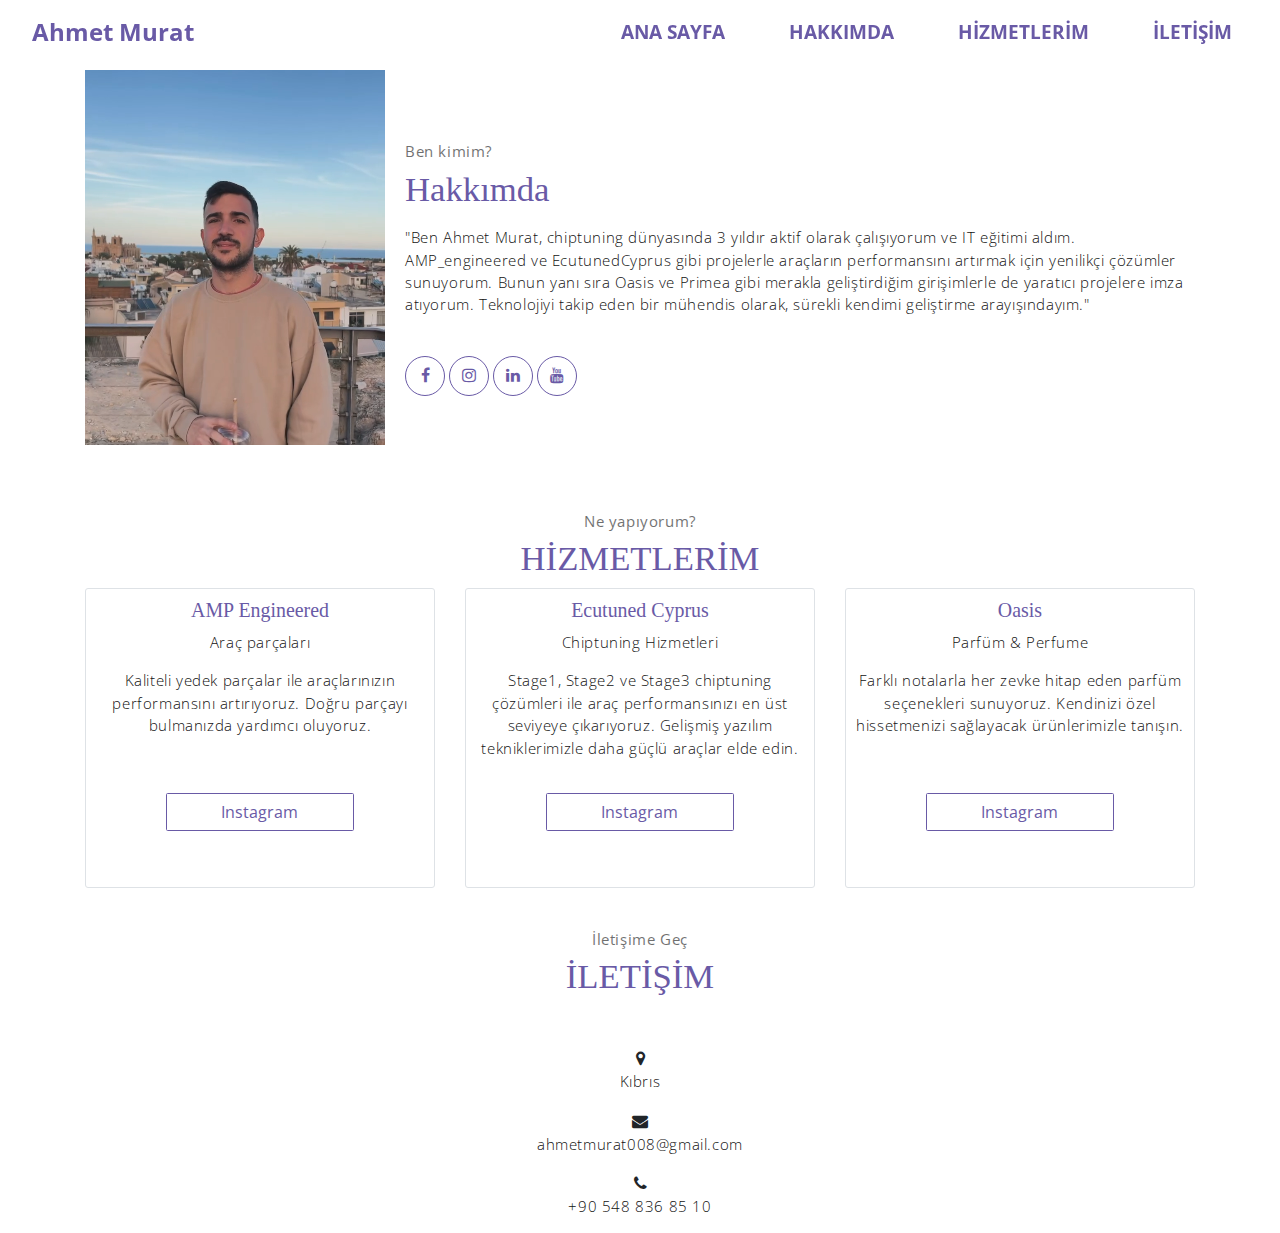
<file: index.html>
<!DOCTYPE html>
<html lang="tr">
  <head>
    <meta charset="utf-8" />
    <meta name="viewport" content="width=device-width, initial-scale=1, shrink-to-fit=no" />
    <meta name="description" content="amp." />
    <meta name="author" content="Ahmet Murat" />
    <title>AMP</title>
    <!-- font icons -->
    <link rel="stylesheet" href="https://cdnjs.cloudflare.com/ajax/libs/font-awesome/4.7.0/css/font-awesome.min.css" />
    <link href="https://unpkg.com/boxicons@2.1.4/css/boxicons.min.css" rel="stylesheet" />
    <!-- Bootstrap + Meyawo main styles -->
    <link rel="stylesheet" href="meyawo.css" />
  </head>
  <body data-spy="scroll" data-target=".navbar" data-offset="40" id="home">
    <!-- Sayfa Navigasyonu -->
    <header class="header1">
      <a href="#" class="logo1">Ahmet Murat</a>
      <i class="bx bx-menu" id="menu-icon"></i>
      <nav class="navbar">
        <a href="#home" class="active">ANA SAYFA</a>
        <a href="#about">HAKKIMDA</a>
        <a href="#service">HİZMETLERİM</a>
        <a href="#contact">İLETİŞİM</a>
      </nav>
    </header>
    <!-- Sayfa Navigasyonu Sonu -->

    <!-- Sayfa Başlığı -->
    <!-- <header id="home" class="header">
      <div class="overlay"></div>
      <div class="header-content container">
        <h1 class="header-title">
          <span class="up">Ahmet Murat</span>
        </h1>
        <p class="header-subtitle"></p>
      </div>
    </header> -->
    <!-- Sayfa Başlığı Sonu -->

    <!-- Hakkımda Bölümü -->
    <section class="section pt-20 mb-1" id="about" style="padding-top: 70px !important;">
      <div class="container text-center">
        <div class="about">
          <div class="about-img-holder">
            <video src="imgs/ahmet.mp4" class="about-img" autoplay loop muted></video>
          </div>
          <div class="about-caption">
            <p class="section-subtitle">Ben kimim?</p>
            <h2 class="section-title mb-3">Hakkımda</h2>
            <p>
              "Ben Ahmet Murat, chiptuning dünyasında 3 yıldır aktif olarak çalışıyorum ve IT eğitimi aldım. AMP_engineered ve EcutunedCyprus gibi projelerle araçların performansını artırmak için yenilikçi çözümler sunuyorum. Bunun yanı sıra Oasis ve Primea gibi merakla geliştirdiğim girişimlerle de yaratıcı projelere imza atıyorum. Teknolojiyi takip eden bir mühendis olarak, sürekli kendimi geliştirme arayışındayım."
            </p>
            <div>
              <a href="https://www.facebook.com/kullanicbiri" class="btn-rounded btn btn-outline-primary mt-4" target="_blank"><i class="fa fa-facebook"></i></a>
              <a href="https://www.instagram.com/ahmefmurat/" class="btn-rounded btn btn-outline-primary mt-4" target="_blank"><i class="fa fa-instagram"></i></a>
              <a href="https://www.linkedin.com/in/ahmet-murat-9b62ba1a2/?trk=public_profile_samename-profile&originalSubdomain=cy" class="btn-rounded btn btn-outline-primary mt-4" target="_blank"><i class="fa fa-linkedin"></i></a>
              <a href="https://www.youtube.com/@Ahmet_murat" class="btn-rounded btn btn-outline-primary mt-4" target="_blank"><i class="fa fa-youtube"></i></a>
            </div>
          </div>
        </div>
      </div>
    </section>
    <!-- Hakkımda Bölümü Sonu -->

    <!-- Hizmetlerim Bölümü -->
    <section class="section" id="service">
      <div class="container text-center">
        <p class="section-subtitle">Ne yapıyorum?</p>
        <h6 class="section-title mb-2">HİZMETLERİM</h6>
        <div class="row">
          <div class="col-md-6 col-lg-4">
            <div class="service-card">
              <div class="body">
                <h6 class="title">AMP Engineered</h6>
                <p class="subtitle">Araç parçaları</p>
                <p>Kaliteli yedek parçalar ile araçlarınızın performansını artırıyoruz. Doğru parçayı bulmanızda yardımcı oluyoruz.</p>
                <a href="https://www.instagram.com/amp_engineered/" class="btn btn-outline-primary link" target="_blank">Instagram</a>
              </div>
            </div>
          </div>
          <div class="col-md-6 col-lg-4">
            <div class="service-card">
              <div class="body">
                <h6 class="title">Ecutuned Cyprus</h6>
                <p class="subtitle">Chiptuning Hizmetleri</p>
                <p>Stage1, Stage2 ve Stage3 chiptuning çözümleri ile araç performansınızı en üst seviyeye çıkarıyoruz. Gelişmiş yazılım tekniklerimizle daha güçlü araçlar elde edin.</p>
                <a href="https://www.instagram.com/ecutunedcyprus/" class="btn btn-outline-primary link" target="_blank">Instagram</a>
              </div>
            </div>
          </div>
          <div class="col-md-6 col-lg-4">
            <div class="service-card">
              <div class="body">
                <h6 class="title">Oasis</h6>
                <p class="subtitle">Parfüm & Perfume</p>
                <p>Farklı notalarla her zevke hitap eden parfüm seçenekleri sunuyoruz. Kendinizi özel hissetmenizi sağlayacak ürünlerimizle tanışın.</p>
                <a href="https://www.instagram.com/oasiscyprus/" class="btn btn-outline-primary link" target="_blank">Instagram</a>
              </div>
            </div>
          </div>
         </div>
      </div>
    </section>
    <!-- Hizmetlerim Bölümü Sonu -->

    <!-- İletişim Bölümü -->
    <section id="contact" class="section pb-0">
      <div class="container text-center">
        <p class="section-subtitle">İletişime Geç</p>
        <h6 class="section-title mb-5">İLETİŞİM</h6>
        <div class="contact">
          <div class="contact-info">
            <i class="fa fa-map-marker"></i>
            <p>Kıbrıs</p>
          </div>
          <div class="contact-info">
            <i class="fa fa-envelope"></i>
            <p>ahmetmurat008@gmail.com</p>
          </div>
          <div class="contact-info">
            <i class="fa fa-phone"></i>
            <p>+90 548 836 85 10</p>
          </div>
        </div>
      </div>
    </section>
    <!-- İletişim Bölümü Sonu -->
  </body>
</html>
</file>
<file: meyawo.css>
@charset "UTF-8";
/*!
=========================================================
* Meyawo Landing page
=========================================================

* Copyright: 2019 DevCRUD (https://devcrud.com)
* Licensed: (https://devcrud.com/licenses)
* Coded by www.devcrud.com

=========================================================

* The above copyright notice and this permission notice shall be included in all copies or substantial portions of the Software.
*/
@import url("https://fonts.googleapis.com/css?family=Baloo+Paaji|Open+Sans:300,300i,400,400i,600,600i,700,700i");
:root {
  --blue: #1e549f;
  --indigo: #695aa6;
  --purple: #6f42c1;
  --pink: #e83e8c;
  --red: #ec185d;
  --orange: #ff6d02;
  --yellow: #ffc107;
  --green: #1bb74f;
  --teal: #20c997;
  --cyan: #17a2b8;
  --white: #fff;
  --gray: #6c757d;
  --gray-dark: #393e46;
  --primary: #695aa6;
  --secondary: #393e46;
  --success: #1bb74f;
  --info: #17a2b8;
  --warning: #ff6d02;
  --danger: #ec185d;
  --breakpoint-xl: 1200px;
  --font-family-sans-serif: "Open Sans", sans-serif;
  --font-family-monospace: SFMono-Regular, Menlo, Monaco, Consolas,
    "Liberation Mono", "Courier New", monospace;
}

*,
*::before,
*::after {
  box-sizing: border-box;
}

html {
  font-family: sans-serif;
  line-height: 1.15;
  -webkit-text-size-adjust: 100%;
  -webkit-tap-highlight-color: rgba(0, 0, 0, 0);
}


article,
aside,
figcaption,
figure,
footer,
header,
hgroup,
main,
nav,
section {
  display: block;
}
.header1 {
  position: fixed;
  top: 0;
  left: 20;
  width: 100%;
  height: 10px;
  padding: 2rem;
  background: #ffffff98;
  display: flex;
  justify-content: space-between;
  align-items: center;
  z-index: 1;
}
.logo1{
  font-size: 1.5rem;
  font-weight: bolder;
  color: #695aa6;
}
.navbar a {
  font-size: 1.2rem;
  font-weight: bolder;
  color: #695aa6;
  margin-left: 4rem;
  transition: 0.3s;
}
.navbar a:hover,
.navbar a:active {
  color: #413863;
}
#menu-icon {
  font-size: 3.6rem;
  color: var(--text-color);
  display: none;
}
body {
  margin: 0;
  font-family: "Open Sans", sans-serif;
  font-size: 1rem;
  font-weight: 400;
  line-height: 1.5;
  color: #212529;
  text-align: left;
  background-color: #fff;
}

[tabindex="-1"]:focus {
  outline: 0 !important;
}

hr {
  box-sizing: content-box;
  height: 0;
  overflow: visible;
}

h1,
h2,
h3,
h4,
h5,
h6 {
  margin-top: 0;
  margin-bottom: 0.5rem;
}

p {
  margin-top: 0;
  margin-bottom: 1rem;
}

abbr[title],
abbr[data-original-title] {
  text-decoration: underline;
  -webkit-text-decoration: underline dotted;
  text-decoration: underline dotted;
  cursor: help;
  border-bottom: 0;
  -webkit-text-decoration-skip-ink: none;
  text-decoration-skip-ink: none;
}

address {
  margin-bottom: 1rem;
  font-style: normal;
  line-height: inherit;
}

ol,
ul,
dl {
  margin-top: 0;
  margin-bottom: 1rem;
}

ol ol,
ul ul,
ol ul,
ul ol {
  margin-bottom: 0;
}

dt {
  font-weight: 700;
}

dd {
  margin-bottom: 0.5rem;
  margin-left: 0;
}

blockquote {
  margin: 0 0 1rem;
}

b,
strong {
  font-weight: bolder;
}

small {
  font-size: 80%;
}

sub,
sup {
  position: relative;
  font-size: 75%;
  line-height: 0;
  vertical-align: baseline;
}

sub {
  bottom: -0.25em;
}

sup {
  top: -0.5em;
}

a {
  color: #695aa6;
  text-decoration: none;
  background-color: transparent;
}

a:hover {
  color: #493f75;
  text-decoration: none;
}

a:not([href]):not([tabindex]) {
  color: inherit;
  text-decoration: none;
}

a:not([href]):not([tabindex]):hover,
a:not([href]):not([tabindex]):focus {
  color: inherit;
  text-decoration: none;
}

a:not([href]):not([tabindex]):focus {
  outline: 0;
}

pre,
code,
kbd,
samp {
  font-family: SFMono-Regular, Menlo, Monaco, Consolas, "Liberation Mono",
    "Courier New", monospace;
  font-size: 1em;
}

pre {
  margin-top: 0;
  margin-bottom: 1rem;
  overflow: auto;
}

figure {
  margin: 0 0 1rem;
}

img {
  vertical-align: middle;
  border-style: none;
}

svg {
  overflow: hidden;
  vertical-align: middle;
}

table {
  border-collapse: collapse;
}

caption {
  padding-top: 0.75rem;
  padding-bottom: 0.75rem;
  color: #6c757d;
  text-align: left;
  caption-side: bottom;
}

th {
  text-align: inherit;
}

label {
  display: inline-block;
  margin-bottom: 0.5rem;
}

button {
  border-radius: 0;
}

button:focus {
  outline: 1px dotted;
  outline: 5px auto -webkit-focus-ring-color;
}

input,
button,
select,
optgroup,
textarea {
  margin: 0;
  font-family: inherit;
  font-size: inherit;
  line-height: inherit;
}

button,
input {
  overflow: visible;
}

button,
select {
  text-transform: none;
}

select {
  word-wrap: normal;
}

button,
[type="button"],
[type="reset"],
[type="submit"] {
  -webkit-appearance: button;
}

button:not(:disabled),
[type="button"]:not(:disabled),
[type="reset"]:not(:disabled),
[type="submit"]:not(:disabled) {
  cursor: pointer;
}

button::-moz-focus-inner,
[type="button"]::-moz-focus-inner,
[type="reset"]::-moz-focus-inner,
[type="submit"]::-moz-focus-inner {
  padding: 0;
  border-style: none;
}

input[type="radio"],
input[type="checkbox"] {
  box-sizing: border-box;
  padding: 0;
}

input[type="date"],
input[type="time"],
input[type="datetime-local"],
input[type="month"] {
  -webkit-appearance: listbox;
}

textarea {
  overflow: auto;
  resize: vertical;
}

fieldset {
  min-width: 0;
  padding: 0;
  margin: 0;
  border: 0;
}

legend {
  display: block;
  width: 100%;
  max-width: 100%;
  padding: 0;
  margin-bottom: 0.5rem;
  font-size: 1.5rem;
  line-height: inherit;
  color: inherit;
  white-space: normal;
}

progress {
  vertical-align: baseline;
}

[type="number"]::-webkit-inner-spin-button,
[type="number"]::-webkit-outer-spin-button {
  height: auto;
}

[type="search"] {
  outline-offset: -2px;
  -webkit-appearance: none;
}

[type="search"]::-webkit-search-decoration {
  -webkit-appearance: none;
}

::-webkit-file-upload-button {
  font: inherit;
  -webkit-appearance: button;
}

output {
  display: inline-block;
}

summary {
  display: list-item;
  cursor: pointer;
}

template {
  display: none;
}

[hidden] {
  display: none !important;
}

h1,
h2,
h3,
h4,
h5,
h6,
.h1,
.h2,
.h3,
.h4,
.h5,
.h6 {
  margin-bottom: 0.5rem;
  font-weight: 500;
  line-height: 1.2;
}

h1,
.h1 {
  font-size: 2.5rem;
}

h2,
.h2 {
  font-size: 2rem;
}

h3,
.h3 {
  font-size: 1.75rem;
}

h4,
.h4 {
  font-size: 1.5rem;
}

h5,
.h5 {
  font-size: 1.25rem;
}

h6,
.h6 {
  font-size: 1rem;
}

.lead {
  font-size: 1.25rem;
  font-weight: 300;
}

.display-1 {
  font-size: 6rem;
  font-weight: 300;
  line-height: 1.2;
}

.display-2 {
  font-size: 5.5rem;
  font-weight: 300;
  line-height: 1.2;
}

.display-3 {
  font-size: 4.5rem;
  font-weight: 300;
  line-height: 1.2;
}

.display-4 {
  font-size: 3.5rem;
  font-weight: 300;
  line-height: 1.2;
}

hr {
  margin-top: 1rem;
  margin-bottom: 1rem;
  border: 0;
  border-top: 1px solid rgba(0, 0, 0, 0.1);
}

small,
.small {
  font-size: 80%;
  font-weight: 400;
}

mark,
.mark {
  padding: 0.2em;
  background-color: #fcf8e3;
}

.list-unstyled {
  padding-left: 0;
  list-style: none;
}

.list-inline {
  padding-left: 0;
  list-style: none;
}

.list-inline-item {
  display: inline-block;
}

.list-inline-item:not(:last-child) {
  margin-right: 0.5rem;
}

.initialism {
  font-size: 90%;
  text-transform: uppercase;
}

.blockquote {
  margin-bottom: 1rem;
  font-size: 1.25rem;
}

.blockquote-footer {
  display: block;
  font-size: 80%;
  color: #6c757d;
}

.blockquote-footer::before {
  content: "\2014\00A0";
}

.img-fluid {
  max-width: 100%;
  height: auto;
}

.img-thumbnail {
  padding: 0.25rem;
  background-color: #fff;
  border: 1px solid #dee2e6;
  border-radius: 0.25rem;
  max-width: 100%;
  height: auto;
}

.figure {
  display: inline-block;
}

.figure-img {
  margin-bottom: 0.5rem;
  line-height: 1;
}

.figure-caption {
  font-size: 90%;
  color: #6c757d;
}

code {
  font-size: 87.5%;
  color: #e83e8c;
  word-break: break-word;
}

a > code {
  color: inherit;
}

kbd {
  padding: 0.2rem 0.4rem;
  font-size: 87.5%;
  color: #fff;
  background-color: #212529;
  border-radius: 0.2rem;
}

kbd kbd {
  padding: 0;
  font-size: 100%;
  font-weight: 700;
}

pre {
  display: block;
  font-size: 87.5%;
  color: #212529;
}

pre code {
  font-size: inherit;
  color: inherit;
  word-break: normal;
}

.pre-scrollable {
  max-height: 340px;
  overflow-y: scroll;
}

.container {
  width: 100%;
  padding-right: 15px;
  padding-left: 15px;
  margin-right: auto;
  margin-left: auto;
}

@media (min-width: 576px) {
  .container {
    max-width: 540px;
  }
}

@media (min-width: 768px) {
  .container {
    max-width: 720px;
  }
}

@media (min-width: 992px) {
  .container {
    max-width: 960px;
  }
}

@media (min-width: 1200px) {
  .container {
    max-width: 1140px;
  }
}

.container-fluid {
  width: 100%;
  padding-right: 15px;
  padding-left: 15px;
  margin-right: auto;
  margin-left: auto;
}

.row {
  display: -webkit-box;
  display: -webkit-flex;
  display: -ms-flexbox;
  display: flex;
  -webkit-flex-wrap: wrap;
  -ms-flex-wrap: wrap;
  flex-wrap: wrap;
  margin-right: -15px;
  margin-left: -15px;
}

.no-gutters {
  margin-right: 0;
  margin-left: 0;
}

.no-gutters > .col,
.no-gutters > [class*="col-"] {
  padding-right: 0;
  padding-left: 0;
}

.col-1,
.col-2,
.col-3,
.col-4,
.col-5,
.col-6,
.col-7,
.col-8,
.col-9,
.col-10,
.col-11,
.col-12,
.col,
.col-auto,
.col-sm-1,
.col-sm-2,
.col-sm-3,
.col-sm-4,
.col-sm-5,
.col-sm-6,
.col-sm-7,
.col-sm-8,
.col-sm-9,
.col-sm-10,
.col-sm-11,
.col-sm-12,
.col-sm,
.col-sm-auto,
.col-md-1,
.col-md-2,
.col-md-3,
.col-md-4,
.col-md-5,
.col-md-6,
.col-md-7,
.col-md-8,
.col-md-9,
.col-md-10,
.col-md-11,
.col-md-12,
.col-md,
.col-md-auto,
.col-lg-1,
.col-lg-2,
.col-lg-3,
.col-lg-4,
.col-lg-5,
.col-lg-6,
.col-lg-7,
.col-lg-8,
.col-lg-9,
.col-lg-10,
.col-lg-11,
.col-lg-12,
.col-lg,
.col-lg-auto,
.col-xl-1,
.col-xl-2,
.col-xl-3,
.col-xl-4,
.col-xl-5,
.col-xl-6,
.col-xl-7,
.col-xl-8,
.col-xl-9,
.col-xl-10,
.col-xl-11,
.col-xl-12,
.col-xl,
.col-xl-auto {
  position: relative;
  width: 100%;
  padding-right: 15px;
  padding-left: 15px;
}

.col {
  -webkit-flex-basis: 0;
  -ms-flex-preferred-size: 0;
  flex-basis: 0;
  -webkit-box-flex: 1;
  -webkit-flex-grow: 1;
  -ms-flex-positive: 1;
  flex-grow: 1;
  max-width: 100%;
}

.col-auto {
  -webkit-box-flex: 0;
  -webkit-flex: 0 0 auto;
  -ms-flex: 0 0 auto;
  flex: 0 0 auto;
  width: auto;
  max-width: 100%;
}

.col-1 {
  -webkit-box-flex: 0;
  -webkit-flex: 0 0 8.33333%;
  -ms-flex: 0 0 8.33333%;
  flex: 0 0 8.33333%;
  max-width: 8.33333%;
}

.col-2 {
  -webkit-box-flex: 0;
  -webkit-flex: 0 0 16.66667%;
  -ms-flex: 0 0 16.66667%;
  flex: 0 0 16.66667%;
  max-width: 16.66667%;
}

.col-3 {
  -webkit-box-flex: 0;
  -webkit-flex: 0 0 25%;
  -ms-flex: 0 0 25%;
  flex: 0 0 25%;
  max-width: 25%;
}

.col-4 {
  -webkit-box-flex: 0;
  -webkit-flex: 0 0 33.33333%;
  -ms-flex: 0 0 33.33333%;
  flex: 0 0 33.33333%;
  max-width: 33.33333%;
}

.col-5 {
  -webkit-box-flex: 0;
  -webkit-flex: 0 0 41.66667%;
  -ms-flex: 0 0 41.66667%;
  flex: 0 0 41.66667%;
  max-width: 41.66667%;
}

.col-6 {
  -webkit-box-flex: 0;
  -webkit-flex: 0 0 50%;
  -ms-flex: 0 0 50%;
  flex: 0 0 50%;
  max-width: 50%;
}

.col-7 {
  -webkit-box-flex: 0;
  -webkit-flex: 0 0 58.33333%;
  -ms-flex: 0 0 58.33333%;
  flex: 0 0 58.33333%;
  max-width: 58.33333%;
}

.col-8 {
  -webkit-box-flex: 0;
  -webkit-flex: 0 0 66.66667%;
  -ms-flex: 0 0 66.66667%;
  flex: 0 0 66.66667%;
  max-width: 66.66667%;
}

.col-9 {
  -webkit-box-flex: 0;
  -webkit-flex: 0 0 75%;
  -ms-flex: 0 0 75%;
  flex: 0 0 75%;
  max-width: 75%;
}

.col-10 {
  -webkit-box-flex: 0;
  -webkit-flex: 0 0 83.33333%;
  -ms-flex: 0 0 83.33333%;
  flex: 0 0 83.33333%;
  max-width: 83.33333%;
}

.col-11 {
  -webkit-box-flex: 0;
  -webkit-flex: 0 0 91.66667%;
  -ms-flex: 0 0 91.66667%;
  flex: 0 0 91.66667%;
  max-width: 91.66667%;
}

.col-12 {
  -webkit-box-flex: 0;
  -webkit-flex: 0 0 100%;
  -ms-flex: 0 0 100%;
  flex: 0 0 100%;
  max-width: 100%;
}

.order-first {
  -webkit-box-ordinal-group: 0;
  -webkit-order: -1;
  -ms-flex-order: -1;
  order: -1;
}

.order-last {
  -webkit-box-ordinal-group: 14;
  -webkit-order: 13;
  -ms-flex-order: 13;
  order: 13;
}

.order-0 {
  -webkit-box-ordinal-group: 1;
  -webkit-order: 0;
  -ms-flex-order: 0;
  order: 0;
}

.order-1 {
  -webkit-box-ordinal-group: 2;
  -webkit-order: 1;
  -ms-flex-order: 1;
  order: 1;
}

.order-2 {
  -webkit-box-ordinal-group: 3;
  -webkit-order: 2;
  -ms-flex-order: 2;
  order: 2;
}

.order-3 {
  -webkit-box-ordinal-group: 4;
  -webkit-order: 3;
  -ms-flex-order: 3;
  order: 3;
}

.order-4 {
  -webkit-box-ordinal-group: 5;
  -webkit-order: 4;
  -ms-flex-order: 4;
  order: 4;
}

.order-5 {
  -webkit-box-ordinal-group: 6;
  -webkit-order: 5;
  -ms-flex-order: 5;
  order: 5;
}

.order-6 {
  -webkit-box-ordinal-group: 7;
  -webkit-order: 6;
  -ms-flex-order: 6;
  order: 6;
}

.order-7 {
  -webkit-box-ordinal-group: 8;
  -webkit-order: 7;
  -ms-flex-order: 7;
  order: 7;
}

.order-8 {
  -webkit-box-ordinal-group: 9;
  -webkit-order: 8;
  -ms-flex-order: 8;
  order: 8;
}

.order-9 {
  -webkit-box-ordinal-group: 10;
  -webkit-order: 9;
  -ms-flex-order: 9;
  order: 9;
}

.order-10 {
  -webkit-box-ordinal-group: 11;
  -webkit-order: 10;
  -ms-flex-order: 10;
  order: 10;
}

.order-11 {
  -webkit-box-ordinal-group: 12;
  -webkit-order: 11;
  -ms-flex-order: 11;
  order: 11;
}

.order-12 {
  -webkit-box-ordinal-group: 13;
  -webkit-order: 12;
  -ms-flex-order: 12;
  order: 12;
}

.offset-1 {
  margin-left: 8.33333%;
}

.offset-2 {
  margin-left: 16.66667%;
}

.offset-3 {
  margin-left: 25%;
}

.offset-4 {
  margin-left: 33.33333%;
}

.offset-5 {
  margin-left: 41.66667%;
}

.offset-6 {
  margin-left: 50%;
}

.offset-7 {
  margin-left: 58.33333%;
}

.offset-8 {
  margin-left: 66.66667%;
}

.offset-9 {
  margin-left: 75%;
}

.offset-10 {
  margin-left: 83.33333%;
}

.offset-11 {
  margin-left: 91.66667%;
}

@media (min-width: 576px) {
  .col-sm {
    -webkit-flex-basis: 0;
    -ms-flex-preferred-size: 0;
    flex-basis: 0;
    -webkit-box-flex: 1;
    -webkit-flex-grow: 1;
    -ms-flex-positive: 1;
    flex-grow: 1;
    max-width: 100%;
  }
  .col-sm-auto {
    -webkit-box-flex: 0;
    -webkit-flex: 0 0 auto;
    -ms-flex: 0 0 auto;
    flex: 0 0 auto;
    width: auto;
    max-width: 100%;
  }
  .col-sm-1 {
    -webkit-box-flex: 0;
    -webkit-flex: 0 0 8.33333%;
    -ms-flex: 0 0 8.33333%;
    flex: 0 0 8.33333%;
    max-width: 8.33333%;
  }
  .col-sm-2 {
    -webkit-box-flex: 0;
    -webkit-flex: 0 0 16.66667%;
    -ms-flex: 0 0 16.66667%;
    flex: 0 0 16.66667%;
    max-width: 16.66667%;
  }
  .col-sm-3 {
    -webkit-box-flex: 0;
    -webkit-flex: 0 0 25%;
    -ms-flex: 0 0 25%;
    flex: 0 0 25%;
    max-width: 25%;
  }
  .col-sm-4 {
    -webkit-box-flex: 0;
    -webkit-flex: 0 0 33.33333%;
    -ms-flex: 0 0 33.33333%;
    flex: 0 0 33.33333%;
    max-width: 33.33333%;
  }
  .col-sm-5 {
    -webkit-box-flex: 0;
    -webkit-flex: 0 0 41.66667%;
    -ms-flex: 0 0 41.66667%;
    flex: 0 0 41.66667%;
    max-width: 41.66667%;
  }
  .col-sm-6 {
    -webkit-box-flex: 0;
    -webkit-flex: 0 0 50%;
    -ms-flex: 0 0 50%;
    flex: 0 0 50%;
    max-width: 50%;
  }
  .col-sm-7 {
    -webkit-box-flex: 0;
    -webkit-flex: 0 0 58.33333%;
    -ms-flex: 0 0 58.33333%;
    flex: 0 0 58.33333%;
    max-width: 58.33333%;
  }
  .col-sm-8 {
    -webkit-box-flex: 0;
    -webkit-flex: 0 0 66.66667%;
    -ms-flex: 0 0 66.66667%;
    flex: 0 0 66.66667%;
    max-width: 66.66667%;
  }
  .col-sm-9 {
    -webkit-box-flex: 0;
    -webkit-flex: 0 0 75%;
    -ms-flex: 0 0 75%;
    flex: 0 0 75%;
    max-width: 75%;
  }
  .col-sm-10 {
    -webkit-box-flex: 0;
    -webkit-flex: 0 0 83.33333%;
    -ms-flex: 0 0 83.33333%;
    flex: 0 0 83.33333%;
    max-width: 83.33333%;
  }
  .col-sm-11 {
    -webkit-box-flex: 0;
    -webkit-flex: 0 0 91.66667%;
    -ms-flex: 0 0 91.66667%;
    flex: 0 0 91.66667%;
    max-width: 91.66667%;
  }
  .col-sm-12 {
    -webkit-box-flex: 0;
    -webkit-flex: 0 0 100%;
    -ms-flex: 0 0 100%;
    flex: 0 0 100%;
    max-width: 100%;
  }
  .order-sm-first {
    -webkit-box-ordinal-group: 0;
    -webkit-order: -1;
    -ms-flex-order: -1;
    order: -1;
  }
  .order-sm-last {
    -webkit-box-ordinal-group: 14;
    -webkit-order: 13;
    -ms-flex-order: 13;
    order: 13;
  }
  .order-sm-0 {
    -webkit-box-ordinal-group: 1;
    -webkit-order: 0;
    -ms-flex-order: 0;
    order: 0;
  }
  .order-sm-1 {
    -webkit-box-ordinal-group: 2;
    -webkit-order: 1;
    -ms-flex-order: 1;
    order: 1;
  }
  .order-sm-2 {
    -webkit-box-ordinal-group: 3;
    -webkit-order: 2;
    -ms-flex-order: 2;
    order: 2;
  }
  .order-sm-3 {
    -webkit-box-ordinal-group: 4;
    -webkit-order: 3;
    -ms-flex-order: 3;
    order: 3;
  }
  .order-sm-4 {
    -webkit-box-ordinal-group: 5;
    -webkit-order: 4;
    -ms-flex-order: 4;
    order: 4;
  }
  .order-sm-5 {
    -webkit-box-ordinal-group: 6;
    -webkit-order: 5;
    -ms-flex-order: 5;
    order: 5;
  }
  .order-sm-6 {
    -webkit-box-ordinal-group: 7;
    -webkit-order: 6;
    -ms-flex-order: 6;
    order: 6;
  }
  .order-sm-7 {
    -webkit-box-ordinal-group: 8;
    -webkit-order: 7;
    -ms-flex-order: 7;
    order: 7;
  }
  .order-sm-8 {
    -webkit-box-ordinal-group: 9;
    -webkit-order: 8;
    -ms-flex-order: 8;
    order: 8;
  }
  .order-sm-9 {
    -webkit-box-ordinal-group: 10;
    -webkit-order: 9;
    -ms-flex-order: 9;
    order: 9;
  }
  .order-sm-10 {
    -webkit-box-ordinal-group: 11;
    -webkit-order: 10;
    -ms-flex-order: 10;
    order: 10;
  }
  .order-sm-11 {
    -webkit-box-ordinal-group: 12;
    -webkit-order: 11;
    -ms-flex-order: 11;
    order: 11;
  }
  .order-sm-12 {
    -webkit-box-ordinal-group: 13;
    -webkit-order: 12;
    -ms-flex-order: 12;
    order: 12;
  }
  .offset-sm-0 {
    margin-left: 0;
  }
  .offset-sm-1 {
    margin-left: 8.33333%;
  }
  .offset-sm-2 {
    margin-left: 16.66667%;
  }
  .offset-sm-3 {
    margin-left: 25%;
  }
  .offset-sm-4 {
    margin-left: 33.33333%;
  }
  .offset-sm-5 {
    margin-left: 41.66667%;
  }
  .offset-sm-6 {
    margin-left: 50%;
  }
  .offset-sm-7 {
    margin-left: 58.33333%;
  }
  .offset-sm-8 {
    margin-left: 66.66667%;
  }
  .offset-sm-9 {
    margin-left: 75%;
  }
  .offset-sm-10 {
    margin-left: 83.33333%;
  }
  .offset-sm-11 {
    margin-left: 91.66667%;
  }
}

@media (min-width: 768px) {
  .col-md {
    -webkit-flex-basis: 0;
    -ms-flex-preferred-size: 0;
    flex-basis: 0;
    -webkit-box-flex: 1;
    -webkit-flex-grow: 1;
    -ms-flex-positive: 1;
    flex-grow: 1;
    max-width: 100%;
  }
  .col-md-auto {
    -webkit-box-flex: 0;
    -webkit-flex: 0 0 auto;
    -ms-flex: 0 0 auto;
    flex: 0 0 auto;
    width: auto;
    max-width: 100%;
  }
  .col-md-1 {
    -webkit-box-flex: 0;
    -webkit-flex: 0 0 8.33333%;
    -ms-flex: 0 0 8.33333%;
    flex: 0 0 8.33333%;
    max-width: 8.33333%;
  }
  .col-md-2 {
    -webkit-box-flex: 0;
    -webkit-flex: 0 0 16.66667%;
    -ms-flex: 0 0 16.66667%;
    flex: 0 0 16.66667%;
    max-width: 16.66667%;
  }
  .col-md-3 {
    -webkit-box-flex: 0;
    -webkit-flex: 0 0 25%;
    -ms-flex: 0 0 25%;
    flex: 0 0 25%;
    max-width: 25%;
  }
  .col-md-4 {
    -webkit-box-flex: 0;
    -webkit-flex: 0 0 33.33333%;
    -ms-flex: 0 0 33.33333%;
    flex: 0 0 33.33333%;
    max-width: 33.33333%;
  }
  .col-md-5 {
    -webkit-box-flex: 0;
    -webkit-flex: 0 0 41.66667%;
    -ms-flex: 0 0 41.66667%;
    flex: 0 0 41.66667%;
    max-width: 41.66667%;
  }
  .col-md-6 {
    -webkit-box-flex: 0;
    -webkit-flex: 0 0 50%;
    -ms-flex: 0 0 50%;
    flex: 0 0 50%;
    max-width: 50%;
  }
  .col-md-7 {
    -webkit-box-flex: 0;
    -webkit-flex: 0 0 58.33333%;
    -ms-flex: 0 0 58.33333%;
    flex: 0 0 58.33333%;
    max-width: 58.33333%;
  }
  .col-md-8 {
    -webkit-box-flex: 0;
    -webkit-flex: 0 0 66.66667%;
    -ms-flex: 0 0 66.66667%;
    flex: 0 0 66.66667%;
    max-width: 66.66667%;
  }
  .col-md-9 {
    -webkit-box-flex: 0;
    -webkit-flex: 0 0 75%;
    -ms-flex: 0 0 75%;
    flex: 0 0 75%;
    max-width: 75%;
  }
  .col-md-10 {
    -webkit-box-flex: 0;
    -webkit-flex: 0 0 83.33333%;
    -ms-flex: 0 0 83.33333%;
    flex: 0 0 83.33333%;
    max-width: 83.33333%;
  }
  .col-md-11 {
    -webkit-box-flex: 0;
    -webkit-flex: 0 0 91.66667%;
    -ms-flex: 0 0 91.66667%;
    flex: 0 0 91.66667%;
    max-width: 91.66667%;
  }
  .col-md-12 {
    -webkit-box-flex: 0;
    -webkit-flex: 0 0 100%;
    -ms-flex: 0 0 100%;
    flex: 0 0 100%;
    max-width: 100%;
  }
  .order-md-first {
    -webkit-box-ordinal-group: 0;
    -webkit-order: -1;
    -ms-flex-order: -1;
    order: -1;
  }
  .order-md-last {
    -webkit-box-ordinal-group: 14;
    -webkit-order: 13;
    -ms-flex-order: 13;
    order: 13;
  }
  .order-md-0 {
    -webkit-box-ordinal-group: 1;
    -webkit-order: 0;
    -ms-flex-order: 0;
    order: 0;
  }
  .order-md-1 {
    -webkit-box-ordinal-group: 2;
    -webkit-order: 1;
    -ms-flex-order: 1;
    order: 1;
  }
  .order-md-2 {
    -webkit-box-ordinal-group: 3;
    -webkit-order: 2;
    -ms-flex-order: 2;
    order: 2;
  }
  .order-md-3 {
    -webkit-box-ordinal-group: 4;
    -webkit-order: 3;
    -ms-flex-order: 3;
    order: 3;
  }
  .order-md-4 {
    -webkit-box-ordinal-group: 5;
    -webkit-order: 4;
    -ms-flex-order: 4;
    order: 4;
  }
  .order-md-5 {
    -webkit-box-ordinal-group: 6;
    -webkit-order: 5;
    -ms-flex-order: 5;
    order: 5;
  }
  .order-md-6 {
    -webkit-box-ordinal-group: 7;
    -webkit-order: 6;
    -ms-flex-order: 6;
    order: 6;
  }
  .order-md-7 {
    -webkit-box-ordinal-group: 8;
    -webkit-order: 7;
    -ms-flex-order: 7;
    order: 7;
  }
  .order-md-8 {
    -webkit-box-ordinal-group: 9;
    -webkit-order: 8;
    -ms-flex-order: 8;
    order: 8;
  }
  .order-md-9 {
    -webkit-box-ordinal-group: 10;
    -webkit-order: 9;
    -ms-flex-order: 9;
    order: 9;
  }
  .order-md-10 {
    -webkit-box-ordinal-group: 11;
    -webkit-order: 10;
    -ms-flex-order: 10;
    order: 10;
  }
  .order-md-11 {
    -webkit-box-ordinal-group: 12;
    -webkit-order: 11;
    -ms-flex-order: 11;
    order: 11;
  }
  .order-md-12 {
    -webkit-box-ordinal-group: 13;
    -webkit-order: 12;
    -ms-flex-order: 12;
    order: 12;
  }
  .offset-md-0 {
    margin-left: 0;
  }
  .offset-md-1 {
    margin-left: 8.33333%;
  }
  .offset-md-2 {
    margin-left: 16.66667%;
  }
  .offset-md-3 {
    margin-left: 25%;
  }
  .offset-md-4 {
    margin-left: 33.33333%;
  }
  .offset-md-5 {
    margin-left: 41.66667%;
  }
  .offset-md-6 {
    margin-left: 50%;
  }
  .offset-md-7 {
    margin-left: 58.33333%;
  }
  .offset-md-8 {
    margin-left: 66.66667%;
  }
  .offset-md-9 {
    margin-left: 75%;
  }
  .offset-md-10 {
    margin-left: 83.33333%;
  }
  .offset-md-11 {
    margin-left: 91.66667%;
  }
}

@media (min-width: 992px) {
  .col-lg {
    -webkit-flex-basis: 0;
    -ms-flex-preferred-size: 0;
    flex-basis: 0;
    -webkit-box-flex: 1;
    -webkit-flex-grow: 1;
    -ms-flex-positive: 1;
    flex-grow: 1;
    max-width: 100%;
  }
  .col-lg-auto {
    -webkit-box-flex: 0;
    -webkit-flex: 0 0 auto;
    -ms-flex: 0 0 auto;
    flex: 0 0 auto;
    width: auto;
    max-width: 100%;
  }
  .col-lg-1 {
    -webkit-box-flex: 0;
    -webkit-flex: 0 0 8.33333%;
    -ms-flex: 0 0 8.33333%;
    flex: 0 0 8.33333%;
    max-width: 8.33333%;
  }
  .col-lg-2 {
    -webkit-box-flex: 0;
    -webkit-flex: 0 0 16.66667%;
    -ms-flex: 0 0 16.66667%;
    flex: 0 0 16.66667%;
    max-width: 16.66667%;
  }
  .col-lg-3 {
    -webkit-box-flex: 0;
    -webkit-flex: 0 0 25%;
    -ms-flex: 0 0 25%;
    flex: 0 0 25%;
    max-width: 25%;
  }
  .col-lg-4 {
    -webkit-box-flex: 0;
    -webkit-flex: 0 0 33.33333%;
    -ms-flex: 0 0 33.33333%;
    flex: 0 0 33.33333%;
    max-width: 33.33333%;
  }
  .col-lg-5 {
    -webkit-box-flex: 0;
    -webkit-flex: 0 0 41.66667%;
    -ms-flex: 0 0 41.66667%;
    flex: 0 0 41.66667%;
    max-width: 41.66667%;
  }
  .col-lg-6 {
    -webkit-box-flex: 0;
    -webkit-flex: 0 0 50%;
    -ms-flex: 0 0 50%;
    flex: 0 0 50%;
    max-width: 50%;
  }
  .col-lg-7 {
    -webkit-box-flex: 0;
    -webkit-flex: 0 0 58.33333%;
    -ms-flex: 0 0 58.33333%;
    flex: 0 0 58.33333%;
    max-width: 58.33333%;
  }
  .col-lg-8 {
    -webkit-box-flex: 0;
    -webkit-flex: 0 0 66.66667%;
    -ms-flex: 0 0 66.66667%;
    flex: 0 0 66.66667%;
    max-width: 66.66667%;
  }
  .col-lg-9 {
    -webkit-box-flex: 0;
    -webkit-flex: 0 0 75%;
    -ms-flex: 0 0 75%;
    flex: 0 0 75%;
    max-width: 75%;
  }
  .col-lg-10 {
    -webkit-box-flex: 0;
    -webkit-flex: 0 0 83.33333%;
    -ms-flex: 0 0 83.33333%;
    flex: 0 0 83.33333%;
    max-width: 83.33333%;
  }
  .col-lg-11 {
    -webkit-box-flex: 0;
    -webkit-flex: 0 0 91.66667%;
    -ms-flex: 0 0 91.66667%;
    flex: 0 0 91.66667%;
    max-width: 91.66667%;
  }
  .col-lg-12 {
    -webkit-box-flex: 0;
    -webkit-flex: 0 0 100%;
    -ms-flex: 0 0 100%;
    flex: 0 0 100%;
    max-width: 100%;
  }
  .order-lg-first {
    -webkit-box-ordinal-group: 0;
    -webkit-order: -1;
    -ms-flex-order: -1;
    order: -1;
  }
  .order-lg-last {
    -webkit-box-ordinal-group: 14;
    -webkit-order: 13;
    -ms-flex-order: 13;
    order: 13;
  }
  .order-lg-0 {
    -webkit-box-ordinal-group: 1;
    -webkit-order: 0;
    -ms-flex-order: 0;
    order: 0;
  }
  .order-lg-1 {
    -webkit-box-ordinal-group: 2;
    -webkit-order: 1;
    -ms-flex-order: 1;
    order: 1;
  }
  .order-lg-2 {
    -webkit-box-ordinal-group: 3;
    -webkit-order: 2;
    -ms-flex-order: 2;
    order: 2;
  }
  .order-lg-3 {
    -webkit-box-ordinal-group: 4;
    -webkit-order: 3;
    -ms-flex-order: 3;
    order: 3;
  }
  .order-lg-4 {
    -webkit-box-ordinal-group: 5;
    -webkit-order: 4;
    -ms-flex-order: 4;
    order: 4;
  }
  .order-lg-5 {
    -webkit-box-ordinal-group: 6;
    -webkit-order: 5;
    -ms-flex-order: 5;
    order: 5;
  }
  .order-lg-6 {
    -webkit-box-ordinal-group: 7;
    -webkit-order: 6;
    -ms-flex-order: 6;
    order: 6;
  }
  .order-lg-7 {
    -webkit-box-ordinal-group: 8;
    -webkit-order: 7;
    -ms-flex-order: 7;
    order: 7;
  }
  .order-lg-8 {
    -webkit-box-ordinal-group: 9;
    -webkit-order: 8;
    -ms-flex-order: 8;
    order: 8;
  }
  .order-lg-9 {
    -webkit-box-ordinal-group: 10;
    -webkit-order: 9;
    -ms-flex-order: 9;
    order: 9;
  }
  .order-lg-10 {
    -webkit-box-ordinal-group: 11;
    -webkit-order: 10;
    -ms-flex-order: 10;
    order: 10;
  }
  .order-lg-11 {
    -webkit-box-ordinal-group: 12;
    -webkit-order: 11;
    -ms-flex-order: 11;
    order: 11;
  }
  .order-lg-12 {
    -webkit-box-ordinal-group: 13;
    -webkit-order: 12;
    -ms-flex-order: 12;
    order: 12;
  }
  .offset-lg-0 {
    margin-left: 0;
  }
  .offset-lg-1 {
    margin-left: 8.33333%;
  }
  .offset-lg-2 {
    margin-left: 16.66667%;
  }
  .offset-lg-3 {
    margin-left: 25%;
  }
  .offset-lg-4 {
    margin-left: 33.33333%;
  }
  .offset-lg-5 {
    margin-left: 41.66667%;
  }
  .offset-lg-6 {
    margin-left: 50%;
  }
  .offset-lg-7 {
    margin-left: 58.33333%;
  }
  .offset-lg-8 {
    margin-left: 66.66667%;
  }
  .offset-lg-9 {
    margin-left: 75%;
  }
  .offset-lg-10 {
    margin-left: 83.33333%;
  }
  .offset-lg-11 {
    margin-left: 91.66667%;
  }
}

@media (min-width: 1200px) {
  .col-xl {
    -webkit-flex-basis: 0;
    -ms-flex-preferred-size: 0;
    flex-basis: 0;
    -webkit-box-flex: 1;
    -webkit-flex-grow: 1;
    -ms-flex-positive: 1;
    flex-grow: 1;
    max-width: 100%;
  }
  .col-xl-auto {
    -webkit-box-flex: 0;
    -webkit-flex: 0 0 auto;
    -ms-flex: 0 0 auto;
    flex: 0 0 auto;
    width: auto;
    max-width: 100%;
  }
  .col-xl-1 {
    -webkit-box-flex: 0;
    -webkit-flex: 0 0 8.33333%;
    -ms-flex: 0 0 8.33333%;
    flex: 0 0 8.33333%;
    max-width: 8.33333%;
  }
  .col-xl-2 {
    -webkit-box-flex: 0;
    -webkit-flex: 0 0 16.66667%;
    -ms-flex: 0 0 16.66667%;
    flex: 0 0 16.66667%;
    max-width: 16.66667%;
  }
  .col-xl-3 {
    -webkit-box-flex: 0;
    -webkit-flex: 0 0 25%;
    -ms-flex: 0 0 25%;
    flex: 0 0 25%;
    max-width: 25%;
  }
  .col-xl-4 {
    -webkit-box-flex: 0;
    -webkit-flex: 0 0 33.33333%;
    -ms-flex: 0 0 33.33333%;
    flex: 0 0 33.33333%;
    max-width: 33.33333%;
  }
  .col-xl-5 {
    -webkit-box-flex: 0;
    -webkit-flex: 0 0 41.66667%;
    -ms-flex: 0 0 41.66667%;
    flex: 0 0 41.66667%;
    max-width: 41.66667%;
  }
  .col-xl-6 {
    -webkit-box-flex: 0;
    -webkit-flex: 0 0 50%;
    -ms-flex: 0 0 50%;
    flex: 0 0 50%;
    max-width: 50%;
  }
  .col-xl-7 {
    -webkit-box-flex: 0;
    -webkit-flex: 0 0 58.33333%;
    -ms-flex: 0 0 58.33333%;
    flex: 0 0 58.33333%;
    max-width: 58.33333%;
  }
  .col-xl-8 {
    -webkit-box-flex: 0;
    -webkit-flex: 0 0 66.66667%;
    -ms-flex: 0 0 66.66667%;
    flex: 0 0 66.66667%;
    max-width: 66.66667%;
  }
  .col-xl-9 {
    -webkit-box-flex: 0;
    -webkit-flex: 0 0 75%;
    -ms-flex: 0 0 75%;
    flex: 0 0 75%;
    max-width: 75%;
  }
  .col-xl-10 {
    -webkit-box-flex: 0;
    -webkit-flex: 0 0 83.33333%;
    -ms-flex: 0 0 83.33333%;
    flex: 0 0 83.33333%;
    max-width: 83.33333%;
  }
  .col-xl-11 {
    -webkit-box-flex: 0;
    -webkit-flex: 0 0 91.66667%;
    -ms-flex: 0 0 91.66667%;
    flex: 0 0 91.66667%;
    max-width: 91.66667%;
  }
  .col-xl-12 {
    -webkit-box-flex: 0;
    -webkit-flex: 0 0 100%;
    -ms-flex: 0 0 100%;
    flex: 0 0 100%;
    max-width: 100%;
  }
  .order-xl-first {
    -webkit-box-ordinal-group: 0;
    -webkit-order: -1;
    -ms-flex-order: -1;
    order: -1;
  }
  .order-xl-last {
    -webkit-box-ordinal-group: 14;
    -webkit-order: 13;
    -ms-flex-order: 13;
    order: 13;
  }
  .order-xl-0 {
    -webkit-box-ordinal-group: 1;
    -webkit-order: 0;
    -ms-flex-order: 0;
    order: 0;
  }
  .order-xl-1 {
    -webkit-box-ordinal-group: 2;
    -webkit-order: 1;
    -ms-flex-order: 1;
    order: 1;
  }
  .order-xl-2 {
    -webkit-box-ordinal-group: 3;
    -webkit-order: 2;
    -ms-flex-order: 2;
    order: 2;
  }
  .order-xl-3 {
    -webkit-box-ordinal-group: 4;
    -webkit-order: 3;
    -ms-flex-order: 3;
    order: 3;
  }
  .order-xl-4 {
    -webkit-box-ordinal-group: 5;
    -webkit-order: 4;
    -ms-flex-order: 4;
    order: 4;
  }
  .order-xl-5 {
    -webkit-box-ordinal-group: 6;
    -webkit-order: 5;
    -ms-flex-order: 5;
    order: 5;
  }
  .order-xl-6 {
    -webkit-box-ordinal-group: 7;
    -webkit-order: 6;
    -ms-flex-order: 6;
    order: 6;
  }
  .order-xl-7 {
    -webkit-box-ordinal-group: 8;
    -webkit-order: 7;
    -ms-flex-order: 7;
    order: 7;
  }
  .order-xl-8 {
    -webkit-box-ordinal-group: 9;
    -webkit-order: 8;
    -ms-flex-order: 8;
    order: 8;
  }
  .order-xl-9 {
    -webkit-box-ordinal-group: 10;
    -webkit-order: 9;
    -ms-flex-order: 9;
    order: 9;
  }
  .order-xl-10 {
    -webkit-box-ordinal-group: 11;
    -webkit-order: 10;
    -ms-flex-order: 10;
    order: 10;
  }
  .order-xl-11 {
    -webkit-box-ordinal-group: 12;
    -webkit-order: 11;
    -ms-flex-order: 11;
    order: 11;
  }
  .order-xl-12 {
    -webkit-box-ordinal-group: 13;
    -webkit-order: 12;
    -ms-flex-order: 12;
    order: 12;
  }
  .offset-xl-0 {
    margin-left: 0;
  }
  .offset-xl-1 {
    margin-left: 8.33333%;
  }
  .offset-xl-2 {
    margin-left: 16.66667%;
  }
  .offset-xl-3 {
    margin-left: 25%;
  }
  .offset-xl-4 {
    margin-left: 33.33333%;
  }
  .offset-xl-5 {
    margin-left: 41.66667%;
  }
  .offset-xl-6 {
    margin-left: 50%;
  }
  .offset-xl-7 {
    margin-left: 58.33333%;
  }
  .offset-xl-8 {
    margin-left: 66.66667%;
  }
  .offset-xl-9 {
    margin-left: 75%;
  }
  .offset-xl-10 {
    margin-left: 83.33333%;
  }
  .offset-xl-11 {
    margin-left: 91.66667%;
  }
}

.table {
  width: 100%;
  margin-bottom: 1rem;
  color: #212529;
}

.table th,
.table td {
  padding: 0.75rem;
  vertical-align: top;
  border-top: 1px solid #dee2e6;
}

.table thead th {
  vertical-align: bottom;
  border-bottom: 2px solid #dee2e6;
}

.table tbody + tbody {
  border-top: 2px solid #dee2e6;
}

.table-sm th,
.table-sm td {
  padding: 0.3rem;
}

.table-bordered {
  border: 1px solid #dee2e6;
}

.table-bordered th,
.table-bordered td {
  border: 1px solid #dee2e6;
}

.table-bordered thead th,
.table-bordered thead td {
  border-bottom-width: 2px;
}

.table-borderless th,
.table-borderless td,
.table-borderless thead th,
.table-borderless tbody + tbody {
  border: 0;
}

.table-striped tbody tr:nth-of-type(odd) {
  background-color: rgba(0, 0, 0, 0.05);
}

.table-hover tbody tr:hover {
  color: #212529;
  background-color: rgba(0, 0, 0, 0.075);
}

.table-primary,
.table-primary > th,
.table-primary > td {
  background-color: #d5d1e6;
}

.table-primary th,
.table-primary td,
.table-primary thead th,
.table-primary tbody + tbody {
  border-color: #b1a9d1;
}

.table-hover .table-primary:hover {
  background-color: #c6c0dd;
}

.table-hover .table-primary:hover > td,
.table-hover .table-primary:hover > th {
  background-color: #c6c0dd;
}

.table-secondary,
.table-secondary > th,
.table-secondary > td {
  background-color: #c8c9cb;
}

.table-secondary th,
.table-secondary td,
.table-secondary thead th,
.table-secondary tbody + tbody {
  border-color: #989b9f;
}

.table-hover .table-secondary:hover {
  background-color: #bbbcbf;
}

.table-hover .table-secondary:hover > td,
.table-hover .table-secondary:hover > th {
  background-color: #bbbcbf;
}

.table-success,
.table-success > th,
.table-success > td {
  background-color: #bfebce;
}

.table-success th,
.table-success td,
.table-success thead th,
.table-success tbody + tbody {
  border-color: #88daa3;
}

.table-hover .table-success:hover {
  background-color: #ace5bf;
}

.table-hover .table-success:hover > td,
.table-hover .table-success:hover > th {
  background-color: #ace5bf;
}

.table-info,
.table-info > th,
.table-info > td {
  background-color: #bee5eb;
}

.table-info th,
.table-info td,
.table-info thead th,
.table-info tbody + tbody {
  border-color: #86cfda;
}

.table-hover .table-info:hover {
  background-color: #abdde5;
}

.table-hover .table-info:hover > td,
.table-hover .table-info:hover > th {
  background-color: #abdde5;
}

.table-warning,
.table-warning > th,
.table-warning > td {
  background-color: #ffd6b8;
}

.table-warning th,
.table-warning td,
.table-warning thead th,
.table-warning tbody + tbody {
  border-color: #ffb37b;
}

.table-hover .table-warning:hover {
  background-color: #ffc79f;
}

.table-hover .table-warning:hover > td,
.table-hover .table-warning:hover > th {
  background-color: #ffc79f;
}

.table-danger,
.table-danger > th,
.table-danger > td {
  background-color: #fabed2;
}

.table-danger th,
.table-danger td,
.table-danger thead th,
.table-danger tbody + tbody {
  border-color: #f587ab;
}

.table-hover .table-danger:hover {
  background-color: #f8a6c2;
}

.table-hover .table-danger:hover > td,
.table-hover .table-danger:hover > th {
  background-color: #f8a6c2;
}

.table-light,
.table-light > th,
.table-light > td {
  background-color: #fdfdfe;
}

.table-light th,
.table-light td,
.table-light thead th,
.table-light tbody + tbody {
  border-color: #fbfcfc;
}

.table-hover .table-light:hover {
  background-color: #ececf6;
}

.table-hover .table-light:hover > td,
.table-hover .table-light:hover > th {
  background-color: #ececf6;
}

.table-dark,
.table-dark > th,
.table-dark > td {
  background-color: #c1c2c3;
}

.table-dark th,
.table-dark td,
.table-dark thead th,
.table-dark tbody + tbody {
  border-color: #8c8e90;
}

.table-hover .table-dark:hover {
  background-color: #b4b5b6;
}

.table-hover .table-dark:hover > td,
.table-hover .table-dark:hover > th {
  background-color: #b4b5b6;
}

.table-active,
.table-active > th,
.table-active > td {
  background-color: rgba(0, 0, 0, 0.075);
}

.table-hover .table-active:hover {
  background-color: rgba(0, 0, 0, 0.075);
}

.table-hover .table-active:hover > td,
.table-hover .table-active:hover > th {
  background-color: rgba(0, 0, 0, 0.075);
}

.table .thead-dark th {
  color: #fff;
  background-color: #393e46;
  border-color: #4a515b;
}

.table .thead-light th {
  color: #495057;
  background-color: #e9ecef;
  border-color: #dee2e6;
}

.table-dark {
  color: #fff;
  background-color: #393e46;
}

.table-dark th,
.table-dark td,
.table-dark thead th {
  border-color: #4a515b;
}

.table-dark.table-bordered {
  border: 0;
}

.table-dark.table-striped tbody tr:nth-of-type(odd) {
  background-color: rgba(255, 255, 255, 0.05);
}

.table-dark.table-hover tbody tr:hover {
  color: #fff;
  background-color: rgba(255, 255, 255, 0.075);
}

@media (max-width: 575.98px) {
  .table-responsive-sm {
    display: block;
    width: 100%;
    overflow-x: auto;
    -webkit-overflow-scrolling: touch;
  }
  .table-responsive-sm > .table-bordered {
    border: 0;
  }
}

@media (max-width: 767.98px) {
  .table-responsive-md {
    display: block;
    width: 100%;
    overflow-x: auto;
    -webkit-overflow-scrolling: touch;
  }
  .table-responsive-md > .table-bordered {
    border: 0;
  }
}

@media (max-width: 991.98px) {
  .table-responsive-lg {
    display: block;
    width: 100%;
    overflow-x: auto;
    -webkit-overflow-scrolling: touch;
  }
  .table-responsive-lg > .table-bordered {
    border: 0;
  }
}

@media (max-width: 1199.98px) {
  .table-responsive-xl {
    display: block;
    width: 100%;
    overflow-x: auto;
    -webkit-overflow-scrolling: touch;
  }
  .table-responsive-xl > .table-bordered {
    border: 0;
  }
}

.table-responsive {
  display: block;
  width: 100%;
  overflow-x: auto;
  -webkit-overflow-scrolling: touch;
}

.table-responsive > .table-bordered {
  border: 0;
}

.form-control {
  display: block;
  width: 100%;
  height: calc(1.5em + 0.75rem + 2px);
  padding: 0.375rem 0.75rem;
  font-size: 1rem;
  font-weight: 400;
  line-height: 1.5;
  color: #495057;
  background-color: rgba(0, 0, 0, 0.01);
  background-clip: padding-box;
  border: 1px solid #ced4da;
  border-radius: 0.25rem;
  -webkit-transition: border-color 0.15s ease-in-out,
    box-shadow 0.15s ease-in-out;
  transition: border-color 0.15s ease-in-out, box-shadow 0.15s ease-in-out;
}

@media (prefers-reduced-motion: reduce) {
  .form-control {
    -webkit-transition: none;
    transition: none;
  }
}

.form-control::-ms-expand {
  background-color: transparent;
  border: 0;
}

.form-control:focus {
  color: #495057;
  background-color: rgba(0, 0, 0, 0.01);
  border-color: #b4add3;
  outline: 0;
  box-shadow: 0 0 0 0.2rem rgba(105, 90, 166, 0.25);
}

.form-control::-webkit-input-placeholder {
  color: #6c757d;
  opacity: 1;
}

.form-control::-moz-placeholder {
  color: #6c757d;
  opacity: 1;
}

.form-control:-ms-input-placeholder {
  color: #6c757d;
  opacity: 1;
}

.form-control::-ms-input-placeholder {
  color: #6c757d;
  opacity: 1;
}

.form-control::placeholder {
  color: #6c757d;
  opacity: 1;
}

.form-control:disabled,
.form-control[readonly] {
  background-color: #e9ecef;
  opacity: 1;
}

select.form-control:focus::-ms-value {
  color: #495057;
  background-color: rgba(0, 0, 0, 0.01);
}

.form-control-file,
.form-control-range {
  display: block;
  width: 100%;
}

.col-form-label {
  padding-top: calc(0.375rem + 1px);
  padding-bottom: calc(0.375rem + 1px);
  margin-bottom: 0;
  font-size: inherit;
  line-height: 1.5;
}

.col-form-label-lg {
  padding-top: calc(0.5rem + 1px);
  padding-bottom: calc(0.5rem + 1px);
  font-size: 1.25rem;
  line-height: 1.5;
}

.col-form-label-sm {
  padding-top: calc(0.25rem + 1px);
  padding-bottom: calc(0.25rem + 1px);
  font-size: 0.875rem;
  line-height: 1.5;
}

.form-control-plaintext {
  display: block;
  width: 100%;
  padding-top: 0.375rem;
  padding-bottom: 0.375rem;
  margin-bottom: 0;
  line-height: 1.5;
  color: #212529;
  background-color: transparent;
  border: solid transparent;
  border-width: 1px 0;
}

.form-control-plaintext.form-control-sm,
.form-control-plaintext.form-control-lg {
  padding-right: 0;
  padding-left: 0;
}

.form-control-sm {
  height: calc(1.5em + 0.5rem + 2px);
  padding: 0.25rem 0.5rem;
  font-size: 0.875rem;
  line-height: 1.5;
  border-radius: 0.2rem;
}

.form-control-lg {
  height: calc(1.5em + 1rem + 2px);
  padding: 0.5rem 1rem;
  font-size: 1.25rem;
  line-height: 1.5;
  border-radius: 0.3rem;
}

select.form-control[size],
select.form-control[multiple] {
  height: auto;
}

textarea.form-control {
  height: auto;
}

.form-group {
  margin-bottom: 1rem;
}

.form-text {
  display: block;
  margin-top: 0.25rem;
}

.form-row {
  display: -webkit-box;
  display: -webkit-flex;
  display: -ms-flexbox;
  display: flex;
  -webkit-flex-wrap: wrap;
  -ms-flex-wrap: wrap;
  flex-wrap: wrap;
  margin-right: -5px;
  margin-left: -5px;
}

.form-row > .col,
.form-row > [class*="col-"] {
  padding-right: 5px;
  padding-left: 5px;
}

.form-check {
  position: relative;
  display: block;
  padding-left: 1.25rem;
}

.form-check-input {
  position: absolute;
  margin-top: 0.3rem;
  margin-left: -1.25rem;
}

.form-check-input:disabled ~ .form-check-label {
  color: #6c757d;
}

.form-check-label {
  margin-bottom: 0;
}

.form-check-inline {
  display: -webkit-inline-box;
  display: -webkit-inline-flex;
  display: -ms-inline-flexbox;
  display: inline-flex;
  -webkit-box-align: center;
  -webkit-align-items: center;
  -ms-flex-align: center;
  align-items: center;
  padding-left: 0;
  margin-right: 0.75rem;
}

.form-check-inline .form-check-input {
  position: static;
  margin-top: 0;
  margin-right: 0.3125rem;
  margin-left: 0;
}

.valid-feedback {
  display: none;
  width: 100%;
  margin-top: 0.25rem;
  font-size: 80%;
  color: #1bb74f;
}

.valid-tooltip {
  position: absolute;
  top: 100%;
  z-index: 5;
  display: none;
  max-width: 100%;
  padding: 0.25rem 0.5rem;
  margin-top: 0.1rem;
  font-size: 0.875rem;
  line-height: 1.5;
  color: #fff;
  background-color: rgba(27, 183, 79, 0.9);
  border-radius: 0.25rem;
}

.was-validated .form-control:valid,
.form-control.is-valid {
  border-color: #1bb74f;
  padding-right: calc(1.5em + 0.75rem);
  background-image: url("data:image/svg+xml,%3csvg xmlns='http://www.w3.org/2000/svg' viewBox='0 0 8 8'%3e%3cpath fill='%231bb74f' d='M2.3 6.73L.6 4.53c-.4-1.04.46-1.4 1.1-.8l1.1 1.4 3.4-3.8c.6-.63 1.6-.27 1.2.7l-4 4.6c-.43.5-.8.4-1.1.1z'/%3e%3c/svg%3e");
  background-repeat: no-repeat;
  background-position: center right calc(0.375em + 0.1875rem);
  background-size: calc(0.75em + 0.375rem) calc(0.75em + 0.375rem);
}

.was-validated .form-control:valid:focus,
.form-control.is-valid:focus {
  border-color: #1bb74f;
  box-shadow: 0 0 0 0.2rem rgba(27, 183, 79, 0.25);
}

.was-validated .form-control:valid ~ .valid-feedback,
.was-validated .form-control:valid ~ .valid-tooltip,
.form-control.is-valid ~ .valid-feedback,
.form-control.is-valid ~ .valid-tooltip {
  display: block;
}

.was-validated textarea.form-control:valid,
textarea.form-control.is-valid {
  padding-right: calc(1.5em + 0.75rem);
  background-position: top calc(0.375em + 0.1875rem) right
    calc(0.375em + 0.1875rem);
}

.was-validated .custom-select:valid,
.custom-select.is-valid {
  border-color: #1bb74f;
  padding-right: calc((1em + 0.75rem) * 3 / 4 + 1.75rem);
  background: url("data:image/svg+xml,%3csvg xmlns='http://www.w3.org/2000/svg' viewBox='0 0 4 5'%3e%3cpath fill='%23393e46' d='M2 0L0 2h4zm0 5L0 3h4z'/%3e%3c/svg%3e")
      no-repeat right 0.75rem center/8px 10px,
    url("data:image/svg+xml,%3csvg xmlns='http://www.w3.org/2000/svg' viewBox='0 0 8 8'%3e%3cpath fill='%231bb74f' d='M2.3 6.73L.6 4.53c-.4-1.04.46-1.4 1.1-.8l1.1 1.4 3.4-3.8c.6-.63 1.6-.27 1.2.7l-4 4.6c-.43.5-.8.4-1.1.1z'/%3e%3c/svg%3e")
      rgba(0, 0, 0, 0.01) no-repeat center right 1.75rem /
      calc(0.75em + 0.375rem) calc(0.75em + 0.375rem);
}

.was-validated .custom-select:valid:focus,
.custom-select.is-valid:focus {
  border-color: #1bb74f;
  box-shadow: 0 0 0 0.2rem rgba(27, 183, 79, 0.25);
}

.was-validated .custom-select:valid ~ .valid-feedback,
.was-validated .custom-select:valid ~ .valid-tooltip,
.custom-select.is-valid ~ .valid-feedback,
.custom-select.is-valid ~ .valid-tooltip {
  display: block;
}

.was-validated .form-control-file:valid ~ .valid-feedback,
.was-validated .form-control-file:valid ~ .valid-tooltip,
.form-control-file.is-valid ~ .valid-feedback,
.form-control-file.is-valid ~ .valid-tooltip {
  display: block;
}

.was-validated .form-check-input:valid ~ .form-check-label,
.form-check-input.is-valid ~ .form-check-label {
  color: #1bb74f;
}

.was-validated .form-check-input:valid ~ .valid-feedback,
.was-validated .form-check-input:valid ~ .valid-tooltip,
.form-check-input.is-valid ~ .valid-feedback,
.form-check-input.is-valid ~ .valid-tooltip {
  display: block;
}

.was-validated .custom-control-input:valid ~ .custom-control-label,
.custom-control-input.is-valid ~ .custom-control-label {
  color: #1bb74f;
}

.was-validated .custom-control-input:valid ~ .custom-control-label::before,
.custom-control-input.is-valid ~ .custom-control-label::before {
  border-color: #1bb74f;
}

.was-validated .custom-control-input:valid ~ .valid-feedback,
.was-validated .custom-control-input:valid ~ .valid-tooltip,
.custom-control-input.is-valid ~ .valid-feedback,
.custom-control-input.is-valid ~ .valid-tooltip {
  display: block;
}

.was-validated
  .custom-control-input:valid:checked
  ~ .custom-control-label::before,
.custom-control-input.is-valid:checked ~ .custom-control-label::before {
  border-color: #26df64;
  background-color: #26df64;
}

.was-validated
  .custom-control-input:valid:focus
  ~ .custom-control-label::before,
.custom-control-input.is-valid:focus ~ .custom-control-label::before {
  box-shadow: 0 0 0 0.2rem rgba(27, 183, 79, 0.25);
}

.was-validated
  .custom-control-input:valid:focus:not(:checked)
  ~ .custom-control-label::before,
.custom-control-input.is-valid:focus:not(:checked)
  ~ .custom-control-label::before {
  border-color: #1bb74f;
}

.was-validated .custom-file-input:valid ~ .custom-file-label,
.custom-file-input.is-valid ~ .custom-file-label {
  border-color: #1bb74f;
}

.was-validated .custom-file-input:valid ~ .valid-feedback,
.was-validated .custom-file-input:valid ~ .valid-tooltip,
.custom-file-input.is-valid ~ .valid-feedback,
.custom-file-input.is-valid ~ .valid-tooltip {
  display: block;
}

.was-validated .custom-file-input:valid:focus ~ .custom-file-label,
.custom-file-input.is-valid:focus ~ .custom-file-label {
  border-color: #1bb74f;
  box-shadow: 0 0 0 0.2rem rgba(27, 183, 79, 0.25);
}

.invalid-feedback {
  display: none;
  width: 100%;
  margin-top: 0.25rem;
  font-size: 80%;
  color: #ec185d;
}

.invalid-tooltip {
  position: absolute;
  top: 100%;
  z-index: 5;
  display: none;
  max-width: 100%;
  padding: 0.25rem 0.5rem;
  margin-top: 0.1rem;
  font-size: 0.875rem;
  line-height: 1.5;
  color: #fff;
  background-color: rgba(236, 24, 93, 0.9);
  border-radius: 0.25rem;
}

.was-validated .form-control:invalid,
.form-control.is-invalid {
  border-color: #ec185d;
  padding-right: calc(1.5em + 0.75rem);
  background-image: url("data:image/svg+xml,%3csvg xmlns='http://www.w3.org/2000/svg' fill='%23ec185d' viewBox='-2 -2 7 7'%3e%3cpath stroke='%23ec185d' d='M0 0l3 3m0-3L0 3'/%3e%3ccircle r='.5'/%3e%3ccircle cx='3' r='.5'/%3e%3ccircle cy='3' r='.5'/%3e%3ccircle cx='3' cy='3' r='.5'/%3e%3c/svg%3E");
  background-repeat: no-repeat;
  background-position: center right calc(0.375em + 0.1875rem);
  background-size: calc(0.75em + 0.375rem) calc(0.75em + 0.375rem);
}

.was-validated .form-control:invalid:focus,
.form-control.is-invalid:focus {
  border-color: #ec185d;
  box-shadow: 0 0 0 0.2rem rgba(236, 24, 93, 0.25);
}

.was-validated .form-control:invalid ~ .invalid-feedback,
.was-validated .form-control:invalid ~ .invalid-tooltip,
.form-control.is-invalid ~ .invalid-feedback,
.form-control.is-invalid ~ .invalid-tooltip {
  display: block;
}

.was-validated textarea.form-control:invalid,
textarea.form-control.is-invalid {
  padding-right: calc(1.5em + 0.75rem);
  background-position: top calc(0.375em + 0.1875rem) right
    calc(0.375em + 0.1875rem);
}

.was-validated .custom-select:invalid,
.custom-select.is-invalid {
  border-color: #ec185d;
  padding-right: calc((1em + 0.75rem) * 3 / 4 + 1.75rem);
  background: url("data:image/svg+xml,%3csvg xmlns='http://www.w3.org/2000/svg' viewBox='0 0 4 5'%3e%3cpath fill='%23393e46' d='M2 0L0 2h4zm0 5L0 3h4z'/%3e%3c/svg%3e")
      no-repeat right 0.75rem center/8px 10px,
    url("data:image/svg+xml,%3csvg xmlns='http://www.w3.org/2000/svg' fill='%23ec185d' viewBox='-2 -2 7 7'%3e%3cpath stroke='%23ec185d' d='M0 0l3 3m0-3L0 3'/%3e%3ccircle r='.5'/%3e%3ccircle cx='3' r='.5'/%3e%3ccircle cy='3' r='.5'/%3e%3ccircle cx='3' cy='3' r='.5'/%3e%3c/svg%3E")
      rgba(0, 0, 0, 0.01) no-repeat center right 1.75rem /
      calc(0.75em + 0.375rem) calc(0.75em + 0.375rem);
}

.was-validated .custom-select:invalid:focus,
.custom-select.is-invalid:focus {
  border-color: #ec185d;
  box-shadow: 0 0 0 0.2rem rgba(236, 24, 93, 0.25);
}

.was-validated .custom-select:invalid ~ .invalid-feedback,
.was-validated .custom-select:invalid ~ .invalid-tooltip,
.custom-select.is-invalid ~ .invalid-feedback,
.custom-select.is-invalid ~ .invalid-tooltip {
  display: block;
}

.was-validated .form-control-file:invalid ~ .invalid-feedback,
.was-validated .form-control-file:invalid ~ .invalid-tooltip,
.form-control-file.is-invalid ~ .invalid-feedback,
.form-control-file.is-invalid ~ .invalid-tooltip {
  display: block;
}

.was-validated .form-check-input:invalid ~ .form-check-label,
.form-check-input.is-invalid ~ .form-check-label {
  color: #ec185d;
}

.was-validated .form-check-input:invalid ~ .invalid-feedback,
.was-validated .form-check-input:invalid ~ .invalid-tooltip,
.form-check-input.is-invalid ~ .invalid-feedback,
.form-check-input.is-invalid ~ .invalid-tooltip {
  display: block;
}

.was-validated .custom-control-input:invalid ~ .custom-control-label,
.custom-control-input.is-invalid ~ .custom-control-label {
  color: #ec185d;
}

.was-validated .custom-control-input:invalid ~ .custom-control-label::before,
.custom-control-input.is-invalid ~ .custom-control-label::before {
  border-color: #ec185d;
}

.was-validated .custom-control-input:invalid ~ .invalid-feedback,
.was-validated .custom-control-input:invalid ~ .invalid-tooltip,
.custom-control-input.is-invalid ~ .invalid-feedback,
.custom-control-input.is-invalid ~ .invalid-tooltip {
  display: block;
}

.was-validated
  .custom-control-input:invalid:checked
  ~ .custom-control-label::before,
.custom-control-input.is-invalid:checked ~ .custom-control-label::before {
  border-color: #f0477e;
  background-color: #f0477e;
}

.was-validated
  .custom-control-input:invalid:focus
  ~ .custom-control-label::before,
.custom-control-input.is-invalid:focus ~ .custom-control-label::before {
  box-shadow: 0 0 0 0.2rem rgba(236, 24, 93, 0.25);
}

.was-validated
  .custom-control-input:invalid:focus:not(:checked)
  ~ .custom-control-label::before,
.custom-control-input.is-invalid:focus:not(:checked)
  ~ .custom-control-label::before {
  border-color: #ec185d;
}

.was-validated .custom-file-input:invalid ~ .custom-file-label,
.custom-file-input.is-invalid ~ .custom-file-label {
  border-color: #ec185d;
}

.was-validated .custom-file-input:invalid ~ .invalid-feedback,
.was-validated .custom-file-input:invalid ~ .invalid-tooltip,
.custom-file-input.is-invalid ~ .invalid-feedback,
.custom-file-input.is-invalid ~ .invalid-tooltip {
  display: block;
}

.was-validated .custom-file-input:invalid:focus ~ .custom-file-label,
.custom-file-input.is-invalid:focus ~ .custom-file-label {
  border-color: #ec185d;
  box-shadow: 0 0 0 0.2rem rgba(236, 24, 93, 0.25);
}

.form-inline {
  display: -webkit-box;
  display: -webkit-flex;
  display: -ms-flexbox;
  display: flex;
  -webkit-box-orient: horizontal;
  -webkit-box-direction: normal;
  -webkit-flex-flow: row wrap;
  -ms-flex-flow: row wrap;
  flex-flow: row wrap;
  -webkit-box-align: center;
  -webkit-align-items: center;
  -ms-flex-align: center;
  align-items: center;
}

.form-inline .form-check {
  width: 100%;
}

@media (min-width: 576px) {
  .form-inline label {
    display: -webkit-box;
    display: -webkit-flex;
    display: -ms-flexbox;
    display: flex;
    -webkit-box-align: center;
    -webkit-align-items: center;
    -ms-flex-align: center;
    align-items: center;
    -webkit-box-pack: center;
    -webkit-justify-content: center;
    -ms-flex-pack: center;
    justify-content: center;
    margin-bottom: 0;
  }
  .form-inline .form-group {
    display: -webkit-box;
    display: -webkit-flex;
    display: -ms-flexbox;
    display: flex;
    -webkit-box-flex: 0;
    -webkit-flex: 0 0 auto;
    -ms-flex: 0 0 auto;
    flex: 0 0 auto;
    -webkit-box-orient: horizontal;
    -webkit-box-direction: normal;
    -webkit-flex-flow: row wrap;
    -ms-flex-flow: row wrap;
    flex-flow: row wrap;
    -webkit-box-align: center;
    -webkit-align-items: center;
    -ms-flex-align: center;
    align-items: center;
    margin-bottom: 0;
  }
  .form-inline .form-control {
    display: inline-block;
    width: auto;
    vertical-align: middle;
  }
  .form-inline .form-control-plaintext {
    display: inline-block;
  }
  .form-inline .input-group,
  .form-inline .custom-select {
    width: auto;
  }
  .form-inline .form-check {
    display: -webkit-box;
    display: -webkit-flex;
    display: -ms-flexbox;
    display: flex;
    -webkit-box-align: center;
    -webkit-align-items: center;
    -ms-flex-align: center;
    align-items: center;
    -webkit-box-pack: center;
    -webkit-justify-content: center;
    -ms-flex-pack: center;
    justify-content: center;
    width: auto;
    padding-left: 0;
  }
  .form-inline .form-check-input {
    position: relative;
    -webkit-flex-shrink: 0;
    -ms-flex-negative: 0;
    flex-shrink: 0;
    margin-top: 0;
    margin-right: 0.25rem;
    margin-left: 0;
  }
  .form-inline .custom-control {
    -webkit-box-align: center;
    -webkit-align-items: center;
    -ms-flex-align: center;
    align-items: center;
    -webkit-box-pack: center;
    -webkit-justify-content: center;
    -ms-flex-pack: center;
    justify-content: center;
  }
  .form-inline .custom-control-label {
    margin-bottom: 0;
  }
}
.link{
  position: absolute;
  bottom: 56px;
  right: 80px;
  left: 80px;
}
.btn {
  display: inline-block;
  font-weight: 400;
  color: #212529;
  text-align: center;
  vertical-align: middle;
  -webkit-user-select: none;
  -moz-user-select: none;
  -ms-user-select: none;
  user-select: none;
  background-color: transparent;
  border: 1px solid transparent;
  padding: 0.375rem 0.75rem;
  font-size: 1rem;
  line-height: 1.5;
  border-radius: 0.1rem;
  -webkit-transition: color 0.15s ease-in-out,
    background-color 0.15s ease-in-out, border-color 0.15s ease-in-out,
    box-shadow 0.15s ease-in-out;
  transition: background-color 0.3s ease, color 0.3s ease !important;
}

@media (prefers-reduced-motion: reduce) {
  .btn {
    -webkit-transition: none;
    transition: none;
  }
}

.btn:hover {
  background-color: #fff;
  color: #212529;
  text-decoration: none;
}

.btn:focus,
.btn.focus {
  outline: 0;
  box-shadow: 0 0 0 0.2rem rgba(105, 90, 166, 0.25);
}

.btn.disabled,
.btn:disabled {
  opacity: 0.65;
}

a.btn.disabled,
fieldset:disabled a.btn {
  pointer-events: none;
}

.btn-primary {
  color: #fff;
  background-color: #695aa6;
  border-color: #695aa6;
  transition: background-color 0.5s ease, color 0.5s ease;
}

.btn-primary:hover {
  color: #695aa6;
  background-color: #fff;
  border-color: #695aa6;
}

.btn-primary:focus,
.btn-primary.focus {
  box-shadow: 0 0 0 0.2rem rgba(128, 115, 179, 0.5);
}

.btn-primary.disabled,
.btn-primary:disabled {
  color: #fff;
  background-color: #695aa6;
  border-color: #695aa6;
}

.btn-primary:not(:disabled):not(.disabled):active,
.btn-primary:not(:disabled):not(.disabled).active,
.show > .btn-primary.dropdown-toggle {
  color: #fff;
  background-color: #544885;
  border-color: #4f437d;
}

.btn-primary:not(:disabled):not(.disabled):active:focus,
.btn-primary:not(:disabled):not(.disabled).active:focus,
.show > .btn-primary.dropdown-toggle:focus {
  box-shadow: 0 0 0 0.2rem rgba(128, 115, 179, 0.5);
}

.btn-secondary {
  color: #fff;
  background-color: #393e46;
  border-color: #393e46;
}

.btn-secondary:hover {
  color: #fff;
  background-color: #282b31;
  border-color: #22252a;
}

.btn-secondary:focus,
.btn-secondary.focus {
  box-shadow: 0 0 0 0.2rem rgba(87, 91, 98, 0.5);
}

.btn-secondary.disabled,
.btn-secondary:disabled {
  color: #fff;
  background-color: #393e46;
  border-color: #393e46;
}

.btn-secondary:not(:disabled):not(.disabled):active,
.btn-secondary:not(:disabled):not(.disabled).active,
.show > .btn-secondary.dropdown-toggle {
  color: #fff;
  background-color: #22252a;
  border-color: #1c1f23;
}

.btn-secondary:not(:disabled):not(.disabled):active:focus,
.btn-secondary:not(:disabled):not(.disabled).active:focus,
.show > .btn-secondary.dropdown-toggle:focus {
  box-shadow: 0 0 0 0.2rem rgba(87, 91, 98, 0.5);
}

.btn-success {
  color: #fff;
  background-color: #1bb74f;
  border-color: #1bb74f;
}

.btn-success:hover {
  color: #fff;
  background-color: #169641;
  border-color: #148b3c;
}

.btn-success:focus,
.btn-success.focus {
  box-shadow: 0 0 0 0.2rem rgba(61, 194, 105, 0.5);
}

.btn-success.disabled,
.btn-success:disabled {
  color: #fff;
  background-color: #1bb74f;
  border-color: #1bb74f;
}

.btn-success:not(:disabled):not(.disabled):active,
.btn-success:not(:disabled):not(.disabled).active,
.show > .btn-success.dropdown-toggle {
  color: #fff;
  background-color: #148b3c;
  border-color: #137f37;
}

.btn-success:not(:disabled):not(.disabled):active:focus,
.btn-success:not(:disabled):not(.disabled).active:focus,
.show > .btn-success.dropdown-toggle:focus {
  box-shadow: 0 0 0 0.2rem rgba(61, 194, 105, 0.5);
}

.btn-info {
  color: #fff;
  background-color: #17a2b8;
  border-color: #17a2b8;
}

.btn-info:hover {
  color: #fff;
  background-color: #138496;
  border-color: #117a8b;
}

.btn-info:focus,
.btn-info.focus {
  box-shadow: 0 0 0 0.2rem rgba(58, 176, 195, 0.5);
}

.btn-info.disabled,
.btn-info:disabled {
  color: #fff;
  background-color: #17a2b8;
  border-color: #17a2b8;
}

.btn-info:not(:disabled):not(.disabled):active,
.btn-info:not(:disabled):not(.disabled).active,
.show > .btn-info.dropdown-toggle {
  color: #fff;
  background-color: #117a8b;
  border-color: #10707f;
}

.btn-info:not(:disabled):not(.disabled):active:focus,
.btn-info:not(:disabled):not(.disabled).active:focus,
.show > .btn-info.dropdown-toggle:focus {
  box-shadow: 0 0 0 0.2rem rgba(58, 176, 195, 0.5);
}

.btn-warning {
  color: #fff;
  background-color: #ff6d02;
  border-color: #ff6d02;
}

.btn-warning:hover {
  color: #fff;
  background-color: #db5d00;
  border-color: #ce5700;
}

.btn-warning:focus,
.btn-warning.focus {
  box-shadow: 0 0 0 0.2rem rgba(255, 131, 40, 0.5);
}

.btn-warning.disabled,
.btn-warning:disabled {
  color: #fff;
  background-color: #ff6d02;
  border-color: #ff6d02;
}

.btn-warning:not(:disabled):not(.disabled):active,
.btn-warning:not(:disabled):not(.disabled).active,
.show > .btn-warning.dropdown-toggle {
  color: #fff;
  background-color: #ce5700;
  border-color: #c15200;
}

.btn-warning:not(:disabled):not(.disabled):active:focus,
.btn-warning:not(:disabled):not(.disabled).active:focus,
.show > .btn-warning.dropdown-toggle:focus {
  box-shadow: 0 0 0 0.2rem rgba(255, 131, 40, 0.5);
}

.btn-danger {
  color: #fff;
  background-color: #ec185d;
  border-color: #ec185d;
}

.btn-danger:hover {
  color: #fff;
  background-color: #cd114e;
  border-color: #c1104a;
}

.btn-danger:focus,
.btn-danger.focus {
  box-shadow: 0 0 0 0.2rem rgba(239, 59, 117, 0.5);
}

.btn-danger.disabled,
.btn-danger:disabled {
  color: #fff;
  background-color: #ec185d;
  border-color: #ec185d;
}

.btn-danger:not(:disabled):not(.disabled):active,
.btn-danger:not(:disabled):not(.disabled).active,
.show > .btn-danger.dropdown-toggle {
  color: #fff;
  background-color: #c1104a;
  border-color: #b50f45;
}

.btn-danger:not(:disabled):not(.disabled):active:focus,
.btn-danger:not(:disabled):not(.disabled).active:focus,
.show > .btn-danger.dropdown-toggle:focus {
  box-shadow: 0 0 0 0.2rem rgba(239, 59, 117, 0.5);
}

.btn-light {
  color: #212529;
  background-color: #f8f9fa;
  border-color: #f8f9fa;
}

.btn-light:hover {
  color: #212529;
  background-color: #e2e6ea;
  border-color: #dae0e5;
}

.btn-light:focus,
.btn-light.focus {
  box-shadow: 0 0 0 0.2rem rgba(216, 217, 219, 0.5);
}

.btn-light.disabled,
.btn-light:disabled {
  color: #212529;
  background-color: #f8f9fa;
  border-color: #f8f9fa;
}

.btn-light:not(:disabled):not(.disabled):active,
.btn-light:not(:disabled):not(.disabled).active,
.show > .btn-light.dropdown-toggle {
  color: #212529;
  background-color: #dae0e5;
  border-color: #d3d9df;
}

.btn-light:not(:disabled):not(.disabled):active:focus,
.btn-light:not(:disabled):not(.disabled).active:focus,
.show > .btn-light.dropdown-toggle:focus {
  box-shadow: 0 0 0 0.2rem rgba(216, 217, 219, 0.5);
}

.btn-dark {
  color: #fff;
  background-color: #212529;
  border-color: #212529;
}

.btn-dark:hover {
  color: #fff;
  background-color: #101214;
  border-color: #0a0c0d;
}

.btn-dark:focus,
.btn-dark.focus {
  box-shadow: 0 0 0 0.2rem rgba(66, 70, 73, 0.5);
}

.btn-dark.disabled,
.btn-dark:disabled {
  color: #fff;
  background-color: #212529;
  border-color: #212529;
}

.btn-dark:not(:disabled):not(.disabled):active,
.btn-dark:not(:disabled):not(.disabled).active,
.show > .btn-dark.dropdown-toggle {
  color: #fff;
  background-color: #0a0c0d;
  border-color: #050506;
}

.btn-dark:not(:disabled):not(.disabled):active:focus,
.btn-dark:not(:disabled):not(.disabled).active:focus,
.show > .btn-dark.dropdown-toggle:focus {
  box-shadow: 0 0 0 0.2rem rgba(66, 70, 73, 0.5);
}

.btn-outline-primary {
  color: #695aa6;
  border-color: #695aa6;
}

.btn-outline-primary:hover {
  color: #fff;
  background-color: #695aa6;
  border-color: #695aa6;
}

.btn-outline-primary:focus,
.btn-outline-primary.focus {
  box-shadow: 0 0 0 0.2rem rgba(105, 90, 166, 0.5);
}

.btn-outline-primary.disabled,
.btn-outline-primary:disabled {
  color: #695aa6;
  background-color: transparent;
}

.btn-outline-primary:not(:disabled):not(.disabled):active,
.btn-outline-primary:not(:disabled):not(.disabled).active,
.show > .btn-outline-primary.dropdown-toggle {
  color: #fff;
  background-color: #695aa6;
  border-color: #695aa6;
}

.btn-outline-primary:not(:disabled):not(.disabled):active:focus,
.btn-outline-primary:not(:disabled):not(.disabled).active:focus,
.show > .btn-outline-primary.dropdown-toggle:focus {
  box-shadow: 0 0 0 0.2rem rgba(105, 90, 166, 0.5);
}

.btn-outline-secondary {
  color: #393e46;
  border-color: #393e46;
}

.btn-outline-secondary:hover {
  color: #fff;
  background-color: #393e46;
  border-color: #393e46;
}

.btn-outline-secondary:focus,
.btn-outline-secondary.focus {
  box-shadow: 0 0 0 0.2rem rgba(57, 62, 70, 0.5);
}

.btn-outline-secondary.disabled,
.btn-outline-secondary:disabled {
  color: #393e46;
  background-color: transparent;
}

.btn-outline-secondary:not(:disabled):not(.disabled):active,
.btn-outline-secondary:not(:disabled):not(.disabled).active,
.show > .btn-outline-secondary.dropdown-toggle {
  color: #fff;
  background-color: #393e46;
  border-color: #393e46;
}

.btn-outline-secondary:not(:disabled):not(.disabled):active:focus,
.btn-outline-secondary:not(:disabled):not(.disabled).active:focus,
.show > .btn-outline-secondary.dropdown-toggle:focus {
  box-shadow: 0 0 0 0.2rem rgba(57, 62, 70, 0.5);
}

.btn-outline-success {
  color: #1bb74f;
  border-color: #1bb74f;
}

.btn-outline-success:hover {
  color: #fff;
  background-color: #1bb74f;
  border-color: #1bb74f;
}

.btn-outline-success:focus,
.btn-outline-success.focus {
  box-shadow: 0 0 0 0.2rem rgba(27, 183, 79, 0.5);
}

.btn-outline-success.disabled,
.btn-outline-success:disabled {
  color: #1bb74f;
  background-color: transparent;
}

.btn-outline-success:not(:disabled):not(.disabled):active,
.btn-outline-success:not(:disabled):not(.disabled).active,
.show > .btn-outline-success.dropdown-toggle {
  color: #fff;
  background-color: #1bb74f;
  border-color: #1bb74f;
}

.btn-outline-success:not(:disabled):not(.disabled):active:focus,
.btn-outline-success:not(:disabled):not(.disabled).active:focus,
.show > .btn-outline-success.dropdown-toggle:focus {
  box-shadow: 0 0 0 0.2rem rgba(27, 183, 79, 0.5);
}

.btn-outline-info {
  color: #17a2b8;
  border-color: #17a2b8;
}

.btn-outline-info:hover {
  color: #fff;
  background-color: #17a2b8;
  border-color: #17a2b8;
}

.btn-outline-info:focus,
.btn-outline-info.focus {
  box-shadow: 0 0 0 0.2rem rgba(23, 162, 184, 0.5);
}

.btn-outline-info.disabled,
.btn-outline-info:disabled {
  color: #17a2b8;
  background-color: transparent;
}

.btn-outline-info:not(:disabled):not(.disabled):active,
.btn-outline-info:not(:disabled):not(.disabled).active,
.show > .btn-outline-info.dropdown-toggle {
  color: #fff;
  background-color: #17a2b8;
  border-color: #17a2b8;
}

.btn-outline-info:not(:disabled):not(.disabled):active:focus,
.btn-outline-info:not(:disabled):not(.disabled).active:focus,
.show > .btn-outline-info.dropdown-toggle:focus {
  box-shadow: 0 0 0 0.2rem rgba(23, 162, 184, 0.5);
}

.btn-outline-warning {
  color: #ff6d02;
  border-color: #ff6d02;
}

.btn-outline-warning:hover {
  color: #fff;
  background-color: #ff6d02;
  border-color: #ff6d02;
}

.btn-outline-warning:focus,
.btn-outline-warning.focus {
  box-shadow: 0 0 0 0.2rem rgba(255, 109, 2, 0.5);
}

.btn-outline-warning.disabled,
.btn-outline-warning:disabled {
  color: #ff6d02;
  background-color: transparent;
}

.btn-outline-warning:not(:disabled):not(.disabled):active,
.btn-outline-warning:not(:disabled):not(.disabled).active,
.show > .btn-outline-warning.dropdown-toggle {
  color: #fff;
  background-color: #ff6d02;
  border-color: #ff6d02;
}

.btn-outline-warning:not(:disabled):not(.disabled):active:focus,
.btn-outline-warning:not(:disabled):not(.disabled).active:focus,
.show > .btn-outline-warning.dropdown-toggle:focus {
  box-shadow: 0 0 0 0.2rem rgba(255, 109, 2, 0.5);
}

.btn-outline-danger {
  color: #ec185d;
  border-color: #ec185d;
}

.btn-outline-danger:hover {
  color: #fff;
  background-color: #ec185d;
  border-color: #ec185d;
}

.btn-outline-danger:focus,
.btn-outline-danger.focus {
  box-shadow: 0 0 0 0.2rem rgba(236, 24, 93, 0.5);
}

.btn-outline-danger.disabled,
.btn-outline-danger:disabled {
  color: #ec185d;
  background-color: transparent;
}

.btn-outline-danger:not(:disabled):not(.disabled):active,
.btn-outline-danger:not(:disabled):not(.disabled).active,
.show > .btn-outline-danger.dropdown-toggle {
  color: #fff;
  background-color: #ec185d;
  border-color: #ec185d;
}

.btn-outline-danger:not(:disabled):not(.disabled):active:focus,
.btn-outline-danger:not(:disabled):not(.disabled).active:focus,
.show > .btn-outline-danger.dropdown-toggle:focus {
  box-shadow: 0 0 0 0.2rem rgba(236, 24, 93, 0.5);
}

.btn-outline-light {
  color: #f8f9fa;
  border-color: #f8f9fa;
}

.btn-outline-light:hover {
  color: #212529;
  background-color: #f8f9fa;
  border-color: #f8f9fa;
}

.btn-outline-light:focus,
.btn-outline-light.focus {
  box-shadow: 0 0 0 0.2rem rgba(248, 249, 250, 0.5);
}

.btn-outline-light.disabled,
.btn-outline-light:disabled {
  color: #f8f9fa;
  background-color: transparent;
}

.btn-outline-light:not(:disabled):not(.disabled):active,
.btn-outline-light:not(:disabled):not(.disabled).active,
.show > .btn-outline-light.dropdown-toggle {
  color: #212529;
  background-color: #f8f9fa;
  border-color: #f8f9fa;
}

.btn-outline-light:not(:disabled):not(.disabled):active:focus,
.btn-outline-light:not(:disabled):not(.disabled).active:focus,
.show > .btn-outline-light.dropdown-toggle:focus {
  box-shadow: 0 0 0 0.2rem rgba(248, 249, 250, 0.5);
}

.btn-outline-dark {
  color: #212529;
  border-color: #212529;
}

.btn-outline-dark:hover {
  color: #fff;
  background-color: #212529;
  border-color: #212529;
}

.btn-outline-dark:focus,
.btn-outline-dark.focus {
  box-shadow: 0 0 0 0.2rem rgba(33, 37, 41, 0.5);
}

.btn-outline-dark.disabled,
.btn-outline-dark:disabled {
  color: #212529;
  background-color: transparent;
}

.btn-outline-dark:not(:disabled):not(.disabled):active,
.btn-outline-dark:not(:disabled):not(.disabled).active,
.show > .btn-outline-dark.dropdown-toggle {
  color: #fff;
  background-color: #212529;
  border-color: #212529;
}

.btn-outline-dark:not(:disabled):not(.disabled):active:focus,
.btn-outline-dark:not(:disabled):not(.disabled).active:focus,
.show > .btn-outline-dark.dropdown-toggle:focus {
  box-shadow: 0 0 0 0.2rem rgba(33, 37, 41, 0.5);
}

.btn-link {
  font-weight: 400;
  color: #695aa6;
  text-decoration: none;
}

.btn-link:hover {
  color: #493f75;
  text-decoration: none;
}

.btn-link:focus,
.btn-link.focus {
  text-decoration: none;
  box-shadow: none;
}

.btn-link:disabled,
.btn-link.disabled {
  color: #6c757d;
  pointer-events: none;
}

.btn-lg,
.btn-group-lg > .btn {
  padding: 0.5rem 1rem;
  font-size: 1.25rem;
  line-height: 1.5;
  border-radius: 0.3rem;
}

.btn-sm,
.btn-group-sm > .btn {
  padding: 0.25rem 0.5rem;
  font-size: 0.875rem;
  line-height: 1.5;
  border-radius: 0.05rem;
}

.btn-block {
  display: block;
  width: 100%;
}

.btn-block + .btn-block {
  margin-top: 0.5rem;
}

input[type="submit"].btn-block,
input[type="reset"].btn-block,
input[type="button"].btn-block {
  width: 100%;
}

.fade {
  -webkit-transition: opacity 0.15s linear;
  transition: opacity 0.15s linear;
}

@media (prefers-reduced-motion: reduce) {
  .fade {
    -webkit-transition: none;
    transition: none;
  }
}

.fade:not(.show) {
  opacity: 0;
}

.collapse:not(.show) {
  display: none;
}

.collapsing {
  position: relative;
  height: 0;
  overflow: hidden;
  -webkit-transition: height 0.35s ease;
  transition: height 0.35s ease;
}

@media (prefers-reduced-motion: reduce) {
  .collapsing {
    -webkit-transition: none;
    transition: none;
  }
}

.dropup,
.dropright,
.dropdown,
.dropleft {
  position: relative;
}

.dropdown-toggle {
  white-space: nowrap;
}

.dropdown-toggle::after {
  display: inline-block;
  margin-left: 0.255em;
  vertical-align: 0.255em;
  content: "";
  border-top: 0.3em solid;
  border-right: 0.3em solid transparent;
  border-bottom: 0;
  border-left: 0.3em solid transparent;
}

.dropdown-toggle:empty::after {
  margin-left: 0;
}

.dropdown-menu {
  position: absolute;
  top: 100%;
  left: 0;
  z-index: 1000;
  display: none;
  float: left;
  min-width: 10rem;
  padding: 0.5rem 0;
  margin: 0.125rem 0 0;
  font-size: 1rem;
  color: #212529;
  text-align: left;
  list-style: none;
  background-color: #fff;
  background-clip: padding-box;
  border: 1px solid rgba(0, 0, 0, 0.15);
  border-radius: 0.25rem;
}

.dropdown-menu-left {
  right: auto;
  left: 0;
}

.dropdown-menu-right {
  right: 0;
  left: auto;
}

@media (min-width: 576px) {
  .dropdown-menu-sm-left {
    right: auto;
    left: 0;
  }
  .dropdown-menu-sm-right {
    right: 0;
    left: auto;
  }
}

@media (min-width: 768px) {
  .dropdown-menu-md-left {
    right: auto;
    left: 0;
  }
  .dropdown-menu-md-right {
    right: 0;
    left: auto;
  }
}

@media (min-width: 992px) {
  .dropdown-menu-lg-left {
    right: auto;
    left: 0;
  }
  .dropdown-menu-lg-right {
    right: 0;
    left: auto;
  }
}

@media (min-width: 1200px) {
  .dropdown-menu-xl-left {
    right: auto;
    left: 0;
  }
  .dropdown-menu-xl-right {
    right: 0;
    left: auto;
  }
}

.dropup .dropdown-menu {
  top: auto;
  bottom: 100%;
  margin-top: 0;
  margin-bottom: 0.125rem;
}

.dropup .dropdown-toggle::after {
  display: inline-block;
  margin-left: 0.255em;
  vertical-align: 0.255em;
  content: "";
  border-top: 0;
  border-right: 0.3em solid transparent;
  border-bottom: 0.3em solid;
  border-left: 0.3em solid transparent;
}

.dropup .dropdown-toggle:empty::after {
  margin-left: 0;
}

.dropright .dropdown-menu {
  top: 0;
  right: auto;
  left: 100%;
  margin-top: 0;
  margin-left: 0.125rem;
}

.dropright .dropdown-toggle::after {
  display: inline-block;
  margin-left: 0.255em;
  vertical-align: 0.255em;
  content: "";
  border-top: 0.3em solid transparent;
  border-right: 0;
  border-bottom: 0.3em solid transparent;
  border-left: 0.3em solid;
}

.dropright .dropdown-toggle:empty::after {
  margin-left: 0;
}

.dropright .dropdown-toggle::after {
  vertical-align: 0;
}

.dropleft .dropdown-menu {
  top: 0;
  right: 100%;
  left: auto;
  margin-top: 0;
  margin-right: 0.125rem;
}

.dropleft .dropdown-toggle::after {
  display: inline-block;
  margin-left: 0.255em;
  vertical-align: 0.255em;
  content: "";
}

.dropleft .dropdown-toggle::after {
  display: none;
}

.dropleft .dropdown-toggle::before {
  display: inline-block;
  margin-right: 0.255em;
  vertical-align: 0.255em;
  content: "";
  border-top: 0.3em solid transparent;
  border-right: 0.3em solid;
  border-bottom: 0.3em solid transparent;
}

.dropleft .dropdown-toggle:empty::after {
  margin-left: 0;
}

.dropleft .dropdown-toggle::before {
  vertical-align: 0;
}

.dropdown-menu[x-placement^="top"],
.dropdown-menu[x-placement^="right"],
.dropdown-menu[x-placement^="bottom"],
.dropdown-menu[x-placement^="left"] {
  right: auto;
  bottom: auto;
}

.dropdown-divider {
  height: 0;
  margin: 0.5rem 0;
  overflow: hidden;
  border-top: 1px solid #e9ecef;
}

.dropdown-item {
  display: block;
  width: 100%;
  padding: 0.25rem 1.5rem;
  clear: both;
  font-weight: 400;
  color: #212529;
  text-align: inherit;
  white-space: nowrap;
  background-color: transparent;
  border: 0;
}

.dropdown-item:hover,
.dropdown-item:focus {
  color: #16181b;
  text-decoration: none;
  background-color: #f8f9fa;
}

.dropdown-item.active,
.dropdown-item:active {
  color: #fff;
  text-decoration: none;
  background-color: #695aa6;
}

.dropdown-item.disabled,
.dropdown-item:disabled {
  color: #6c757d;
  pointer-events: none;
  background-color: transparent;
}

.dropdown-menu.show {
  display: block;
}

.dropdown-header {
  display: block;
  padding: 0.5rem 1.5rem;
  margin-bottom: 0;
  font-size: 0.875rem;
  color: #6c757d;
  white-space: nowrap;
}

.dropdown-item-text {
  display: block;
  padding: 0.25rem 1.5rem;
  color: #212529;
}

.btn-group,
.btn-group-vertical {
  position: relative;
  display: -webkit-inline-box;
  display: -webkit-inline-flex;
  display: -ms-inline-flexbox;
  display: inline-flex;
  vertical-align: middle;
}

.btn-group > .btn,
.btn-group-vertical > .btn {
  position: relative;
  -webkit-box-flex: 1;
  -webkit-flex: 1 1 auto;
  -ms-flex: 1 1 auto;
  flex: 1 1 auto;
}

.btn-group > .btn:hover,
.btn-group-vertical > .btn:hover {
  z-index: 1;
}

.btn-group > .btn:focus,
.btn-group > .btn:active,
.btn-group > .btn.active,
.btn-group-vertical > .btn:focus,
.btn-group-vertical > .btn:active,
.btn-group-vertical > .btn.active {
  z-index: 1;
}

.btn-toolbar {
  display: -webkit-box;
  display: -webkit-flex;
  display: -ms-flexbox;
  display: flex;
  -webkit-flex-wrap: wrap;
  -ms-flex-wrap: wrap;
  flex-wrap: wrap;
  -webkit-box-pack: start;
  -webkit-justify-content: flex-start;
  -ms-flex-pack: start;
  justify-content: flex-start;
}

.btn-toolbar .input-group {
  width: auto;
}

.btn-group > .btn:not(:first-child),
.btn-group > .btn-group:not(:first-child) {
  margin-left: -1px;
}

.btn-group > .btn:not(:last-child):not(.dropdown-toggle),
.btn-group > .btn-group:not(:last-child) > .btn {
  border-top-right-radius: 0;
  border-bottom-right-radius: 0;
}

.btn-group > .btn:not(:first-child),
.btn-group > .btn-group:not(:first-child) > .btn {
  border-top-left-radius: 0;
  border-bottom-left-radius: 0;
}

.dropdown-toggle-split {
  padding-right: 0.5625rem;
  padding-left: 0.5625rem;
}

.dropdown-toggle-split::after,
.dropup .dropdown-toggle-split::after,
.dropright .dropdown-toggle-split::after {
  margin-left: 0;
}

.dropleft .dropdown-toggle-split::before {
  margin-right: 0;
}

.btn-sm + .dropdown-toggle-split,
.btn-group-sm > .btn + .dropdown-toggle-split {
  padding-right: 0.375rem;
  padding-left: 0.375rem;
}

.btn-lg + .dropdown-toggle-split,
.btn-group-lg > .btn + .dropdown-toggle-split {
  padding-right: 0.75rem;
  padding-left: 0.75rem;
}

.btn-group-vertical {
  -webkit-box-orient: vertical;
  -webkit-box-direction: normal;
  -webkit-flex-direction: column;
  -ms-flex-direction: column;
  flex-direction: column;
  -webkit-box-align: start;
  -webkit-align-items: flex-start;
  -ms-flex-align: start;
  align-items: flex-start;
  -webkit-box-pack: center;
  -webkit-justify-content: center;
  -ms-flex-pack: center;
  justify-content: center;
}

.btn-group-vertical > .btn,
.btn-group-vertical > .btn-group {
  width: 100%;
}

.btn-group-vertical > .btn:not(:first-child),
.btn-group-vertical > .btn-group:not(:first-child) {
  margin-top: -1px;
}

.btn-group-vertical > .btn:not(:last-child):not(.dropdown-toggle),
.btn-group-vertical > .btn-group:not(:last-child) > .btn {
  border-bottom-right-radius: 0;
  border-bottom-left-radius: 0;
}

.btn-group-vertical > .btn:not(:first-child),
.btn-group-vertical > .btn-group:not(:first-child) > .btn {
  border-top-left-radius: 0;
  border-top-right-radius: 0;
}

.btn-group-toggle > .btn,
.btn-group-toggle > .btn-group > .btn {
  margin-bottom: 0;
}

.btn-group-toggle > .btn input[type="radio"],
.btn-group-toggle > .btn input[type="checkbox"],
.btn-group-toggle > .btn-group > .btn input[type="radio"],
.btn-group-toggle > .btn-group > .btn input[type="checkbox"] {
  position: absolute;
  clip: rect(0, 0, 0, 0);
  pointer-events: none;
}

.input-group {
  position: relative;
  display: -webkit-box;
  display: -webkit-flex;
  display: -ms-flexbox;
  display: flex;
  -webkit-flex-wrap: wrap;
  -ms-flex-wrap: wrap;
  flex-wrap: wrap;
  -webkit-box-align: stretch;
  -webkit-align-items: stretch;
  -ms-flex-align: stretch;
  align-items: stretch;
  width: 100%;
}

.input-group > .form-control,
.input-group > .form-control-plaintext,
.input-group > .custom-select,
.input-group > .custom-file {
  position: relative;
  -webkit-box-flex: 1;
  -webkit-flex: 1 1 auto;
  -ms-flex: 1 1 auto;
  flex: 1 1 auto;
  width: 1%;
  margin-bottom: 0;
}

.input-group > .form-control + .form-control,
.input-group > .form-control + .custom-select,
.input-group > .form-control + .custom-file,
.input-group > .form-control-plaintext + .form-control,
.input-group > .form-control-plaintext + .custom-select,
.input-group > .form-control-plaintext + .custom-file,
.input-group > .custom-select + .form-control,
.input-group > .custom-select + .custom-select,
.input-group > .custom-select + .custom-file,
.input-group > .custom-file + .form-control,
.input-group > .custom-file + .custom-select,
.input-group > .custom-file + .custom-file {
  margin-left: -1px;
}

.input-group > .form-control:focus,
.input-group > .custom-select:focus,
.input-group > .custom-file .custom-file-input:focus ~ .custom-file-label {
  z-index: 3;
}

.input-group > .custom-file .custom-file-input:focus {
  z-index: 4;
}

.input-group > .form-control:not(:last-child),
.input-group > .custom-select:not(:last-child) {
  border-top-right-radius: 0;
  border-bottom-right-radius: 0;
}

.input-group > .form-control:not(:first-child),
.input-group > .custom-select:not(:first-child) {
  border-top-left-radius: 0;
  border-bottom-left-radius: 0;
}

.input-group > .custom-file {
  display: -webkit-box;
  display: -webkit-flex;
  display: -ms-flexbox;
  display: flex;
  -webkit-box-align: center;
  -webkit-align-items: center;
  -ms-flex-align: center;
  align-items: center;
}

.input-group > .custom-file:not(:last-child) .custom-file-label,
.input-group > .custom-file:not(:last-child) .custom-file-label::after {
  border-top-right-radius: 0;
  border-bottom-right-radius: 0;
}

.input-group > .custom-file:not(:first-child) .custom-file-label {
  border-top-left-radius: 0;
  border-bottom-left-radius: 0;
}

.input-group-prepend,
.input-group-append {
  display: -webkit-box;
  display: -webkit-flex;
  display: -ms-flexbox;
  display: flex;
}

.input-group-prepend .btn,
.input-group-append .btn {
  position: relative;
  z-index: 2;
}

.input-group-prepend .btn:focus,
.input-group-append .btn:focus {
  z-index: 3;
}

.input-group-prepend .btn + .btn,
.input-group-prepend .btn + .input-group-text,
.input-group-prepend .input-group-text + .input-group-text,
.input-group-prepend .input-group-text + .btn,
.input-group-append .btn + .btn,
.input-group-append .btn + .input-group-text,
.input-group-append .input-group-text + .input-group-text,
.input-group-append .input-group-text + .btn {
  margin-left: -1px;
}

.input-group-prepend {
  margin-right: -1px;
}

.input-group-append {
  margin-left: -1px;
}

.input-group-text {
  display: -webkit-box;
  display: -webkit-flex;
  display: -ms-flexbox;
  display: flex;
  -webkit-box-align: center;
  -webkit-align-items: center;
  -ms-flex-align: center;
  align-items: center;
  padding: 0.375rem 0.75rem;
  margin-bottom: 0;
  font-size: 1rem;
  font-weight: 400;
  line-height: 1.5;
  color: #495057;
  text-align: center;
  white-space: nowrap;
  background-color: #e9ecef;
  border: 1px solid #ced4da;
  border-radius: 0.25rem;
}

.input-group-text input[type="radio"],
.input-group-text input[type="checkbox"] {
  margin-top: 0;
}

.input-group-lg > .form-control:not(textarea),
.input-group-lg > .custom-select {
  height: calc(1.5em + 1rem + 2px);
}

.input-group-lg > .form-control,
.input-group-lg > .custom-select,
.input-group-lg > .input-group-prepend > .input-group-text,
.input-group-lg > .input-group-append > .input-group-text,
.input-group-lg > .input-group-prepend > .btn,
.input-group-lg > .input-group-append > .btn {
  padding: 0.5rem 1rem;
  font-size: 1.25rem;
  line-height: 1.5;
  border-radius: 0.3rem;
}

.input-group-sm > .form-control:not(textarea),
.input-group-sm > .custom-select {
  height: calc(1.5em + 0.5rem + 2px);
}

.input-group-sm > .form-control,
.input-group-sm > .custom-select,
.input-group-sm > .input-group-prepend > .input-group-text,
.input-group-sm > .input-group-append > .input-group-text,
.input-group-sm > .input-group-prepend > .btn,
.input-group-sm > .input-group-append > .btn {
  padding: 0.25rem 0.5rem;
  font-size: 0.875rem;
  line-height: 1.5;
  border-radius: 0.2rem;
}

.input-group-lg > .custom-select,
.input-group-sm > .custom-select {
  padding-right: 1.75rem;
}

.input-group > .input-group-prepend > .btn,
.input-group > .input-group-prepend > .input-group-text,
.input-group > .input-group-append:not(:last-child) > .btn,
.input-group > .input-group-append:not(:last-child) > .input-group-text,
.input-group
  > .input-group-append:last-child
  > .btn:not(:last-child):not(.dropdown-toggle),
.input-group
  > .input-group-append:last-child
  > .input-group-text:not(:last-child) {
  border-top-right-radius: 0;
  border-bottom-right-radius: 0;
}

.input-group > .input-group-append > .btn,
.input-group > .input-group-append > .input-group-text,
.input-group > .input-group-prepend:not(:first-child) > .btn,
.input-group > .input-group-prepend:not(:first-child) > .input-group-text,
.input-group > .input-group-prepend:first-child > .btn:not(:first-child),
.input-group
  > .input-group-prepend:first-child
  > .input-group-text:not(:first-child) {
  border-top-left-radius: 0;
  border-bottom-left-radius: 0;
}

.custom-control {
  position: relative;
  display: block;
  min-height: 1.5rem;
  padding-left: 1.5rem;
}

.custom-control-inline {
  display: -webkit-inline-box;
  display: -webkit-inline-flex;
  display: -ms-inline-flexbox;
  display: inline-flex;
  margin-right: 1rem;
}

.custom-control-input {
  position: absolute;
  z-index: -1;
  opacity: 0;
}

.custom-control-input:checked ~ .custom-control-label::before {
  color: #fff;
  border-color: #695aa6;
  background-color: #695aa6;
}

.custom-control-input:focus ~ .custom-control-label::before {
  box-shadow: 0 0 0 0.2rem rgba(105, 90, 166, 0.25);
}

.custom-control-input:focus:not(:checked) ~ .custom-control-label::before {
  border-color: #b4add3;
}

.custom-control-input:not(:disabled):active ~ .custom-control-label::before {
  color: #fff;
  background-color: #d2cee5;
  border-color: #d2cee5;
}

.custom-control-input:disabled ~ .custom-control-label {
  color: #6c757d;
}

.custom-control-input:disabled ~ .custom-control-label::before {
  background-color: #e9ecef;
}

.custom-control-label {
  position: relative;
  margin-bottom: 0;
  vertical-align: top;
}

.custom-control-label::before {
  position: absolute;
  top: 0.25rem;
  left: -1.5rem;
  display: block;
  width: 1rem;
  height: 1rem;
  pointer-events: none;
  content: "";
  background-color: rgba(0, 0, 0, 0.01);
  border: #adb5bd solid 1px;
}

.custom-control-label::after {
  position: absolute;
  top: 0.25rem;
  left: -1.5rem;
  display: block;
  width: 1rem;
  height: 1rem;
  content: "";
  background: no-repeat 50% / 50% 50%;
}

.custom-checkbox .custom-control-label::before {
  border-radius: 0.25rem;
}

.custom-checkbox .custom-control-input:checked ~ .custom-control-label::after {
  background-image: url("data:image/svg+xml,%3csvg xmlns='http://www.w3.org/2000/svg' viewBox='0 0 8 8'%3e%3cpath fill='%23fff' d='M6.564.75l-3.59 3.612-1.538-1.55L0 4.26 2.974 7.25 8 2.193z'/%3e%3c/svg%3e");
}

.custom-checkbox
  .custom-control-input:indeterminate
  ~ .custom-control-label::before {
  border-color: #695aa6;
  background-color: #695aa6;
}

.custom-checkbox
  .custom-control-input:indeterminate
  ~ .custom-control-label::after {
  background-image: url("data:image/svg+xml,%3csvg xmlns='http://www.w3.org/2000/svg' viewBox='0 0 4 4'%3e%3cpath stroke='%23fff' d='M0 2h4'/%3e%3c/svg%3e");
}

.custom-checkbox
  .custom-control-input:disabled:checked
  ~ .custom-control-label::before {
  background-color: rgba(105, 90, 166, 0.5);
}

.custom-checkbox
  .custom-control-input:disabled:indeterminate
  ~ .custom-control-label::before {
  background-color: rgba(105, 90, 166, 0.5);
}

.custom-radio .custom-control-label::before {
  border-radius: 50%;
}

.custom-radio .custom-control-input:checked ~ .custom-control-label::after {
  background-image: url("data:image/svg+xml,%3csvg xmlns='http://www.w3.org/2000/svg' viewBox='-4 -4 8 8'%3e%3ccircle r='3' fill='%23fff'/%3e%3c/svg%3e");
}

.custom-radio
  .custom-control-input:disabled:checked
  ~ .custom-control-label::before {
  background-color: rgba(105, 90, 166, 0.5);
}

.custom-switch {
  padding-left: 2.25rem;
}

.custom-switch .custom-control-label::before {
  left: -2.25rem;
  width: 1.75rem;
  pointer-events: all;
  border-radius: 0.5rem;
}

.custom-switch .custom-control-label::after {
  top: calc(0.25rem + 2px);
  left: calc(-2.25rem + 2px);
  width: calc(1rem - 4px);
  height: calc(1rem - 4px);
  background-color: #adb5bd;
  border-radius: 0.5rem;
  -webkit-transition: background-color 0.15s ease-in-out,
    border-color 0.15s ease-in-out, box-shadow 0.15s ease-in-out,
    -webkit-transform 0.15s ease-in-out;
  transition: background-color 0.15s ease-in-out, border-color 0.15s ease-in-out,
    box-shadow 0.15s ease-in-out, -webkit-transform 0.15s ease-in-out;
  transition: transform 0.15s ease-in-out, background-color 0.15s ease-in-out,
    border-color 0.15s ease-in-out, box-shadow 0.15s ease-in-out;
  transition: transform 0.15s ease-in-out, background-color 0.15s ease-in-out,
    border-color 0.15s ease-in-out, box-shadow 0.15s ease-in-out,
    -webkit-transform 0.15s ease-in-out;
}

@media (prefers-reduced-motion: reduce) {
  .custom-switch .custom-control-label::after {
    -webkit-transition: none;
    transition: none;
  }
}

.custom-switch .custom-control-input:checked ~ .custom-control-label::after {
  background-color: rgba(0, 0, 0, 0.01);
  -webkit-transform: translateX(0.75rem);
  -ms-transform: translateX(0.75rem);
  transform: translateX(0.75rem);
}

.custom-switch
  .custom-control-input:disabled:checked
  ~ .custom-control-label::before {
  background-color: rgba(105, 90, 166, 0.5);
}

.custom-select {
  display: inline-block;
  width: 100%;
  height: calc(1.5em + 0.75rem + 2px);
  padding: 0.375rem 1.75rem 0.375rem 0.75rem;
  font-size: 1rem;
  font-weight: 400;
  line-height: 1.5;
  color: #495057;
  vertical-align: middle;
  background: url("data:image/svg+xml,%3csvg xmlns='http://www.w3.org/2000/svg' viewBox='0 0 4 5'%3e%3cpath fill='%23393e46' d='M2 0L0 2h4zm0 5L0 3h4z'/%3e%3c/svg%3e")
    no-repeat right 0.75rem center/8px 10px;
  background-color: rgba(0, 0, 0, 0.01);
  border: 1px solid #ced4da;
  border-radius: 0.25rem;
  -webkit-appearance: none;
  -moz-appearance: none;
  appearance: none;
}

.custom-select:focus {
  border-color: #b4add3;
  outline: 0;
  box-shadow: 0 0 0 0.2rem rgba(105, 90, 166, 0.25);
}

.custom-select:focus::-ms-value {
  color: #495057;
  background-color: rgba(0, 0, 0, 0.01);
}

.custom-select[multiple],
.custom-select[size]:not([size="1"]) {
  height: auto;
  padding-right: 0.75rem;
  background-image: none;
}

.custom-select:disabled {
  color: #6c757d;
  background-color: #e9ecef;
}

.custom-select::-ms-expand {
  display: none;
}

.custom-select-sm {
  height: calc(1.5em + 0.5rem + 2px);
  padding-top: 0.25rem;
  padding-bottom: 0.25rem;
  padding-left: 0.5rem;
  font-size: 0.875rem;
}

.custom-select-lg {
  height: calc(1.5em + 1rem + 2px);
  padding-top: 0.5rem;
  padding-bottom: 0.5rem;
  padding-left: 1rem;
  font-size: 1.25rem;
}

.custom-file {
  position: relative;
  display: inline-block;
  width: 100%;
  height: calc(1.5em + 0.75rem + 2px);
  margin-bottom: 0;
}

.custom-file-input {
  position: relative;
  z-index: 2;
  width: 100%;
  height: calc(1.5em + 0.75rem + 2px);
  margin: 0;
  opacity: 0;
}

.custom-file-input:focus ~ .custom-file-label {
  border-color: #b4add3;
  box-shadow: 0 0 0 0.2rem rgba(105, 90, 166, 0.25);
}

.custom-file-input:disabled ~ .custom-file-label {
  background-color: #e9ecef;
}

.custom-file-input:lang(en) ~ .custom-file-label::after {
  content: "Browse";
}

.custom-file-input ~ .custom-file-label[data-browse]::after {
  content: attr(data-browse);
}

.custom-file-label {
  position: absolute;
  top: 0;
  right: 0;
  left: 0;
  z-index: 1;
  height: calc(1.5em + 0.75rem + 2px);
  padding: 0.375rem 0.75rem;
  font-weight: 400;
  line-height: 1.5;
  color: #495057;
  background-color: rgba(0, 0, 0, 0.01);
  border: 1px solid #ced4da;
  border-radius: 0.25rem;
}

.custom-file-label::after {
  position: absolute;
  top: 0;
  right: 0;
  bottom: 0;
  z-index: 3;
  display: block;
  height: calc(1.5em + 0.75rem);
  padding: 0.375rem 0.75rem;
  line-height: 1.5;
  color: #495057;
  content: "Browse";
  background-color: #e9ecef;
  border-left: inherit;
  border-radius: 0 0.25rem 0.25rem 0;
}

.custom-range {
  width: 100%;
  height: calc(1rem + 0.4rem);
  padding: 0;
  background-color: transparent;
  -webkit-appearance: none;
  -moz-appearance: none;
  appearance: none;
}

.custom-range:focus {
  outline: none;
}

.custom-range:focus::-webkit-slider-thumb {
  box-shadow: 0 0 0 1px #fff, 0 0 0 0.2rem rgba(105, 90, 166, 0.25);
}

.custom-range:focus::-moz-range-thumb {
  box-shadow: 0 0 0 1px #fff, 0 0 0 0.2rem rgba(105, 90, 166, 0.25);
}

.custom-range:focus::-ms-thumb {
  box-shadow: 0 0 0 1px #fff, 0 0 0 0.2rem rgba(105, 90, 166, 0.25);
}

.custom-range::-moz-focus-outer {
  border: 0;
}

.custom-range::-webkit-slider-thumb {
  width: 1rem;
  height: 1rem;
  margin-top: -0.25rem;
  background-color: #695aa6;
  border: 0;
  border-radius: 1rem;
  -webkit-transition: background-color 0.15s ease-in-out,
    border-color 0.15s ease-in-out, box-shadow 0.15s ease-in-out;
  transition: background-color 0.15s ease-in-out, border-color 0.15s ease-in-out,
    box-shadow 0.15s ease-in-out;
  -webkit-appearance: none;
  appearance: none;
}

@media (prefers-reduced-motion: reduce) {
  .custom-range::-webkit-slider-thumb {
    -webkit-transition: none;
    transition: none;
  }
}

.custom-range::-webkit-slider-thumb:active {
  background-color: #d2cee5;
}

.custom-range::-webkit-slider-runnable-track {
  width: 100%;
  height: 0.5rem;
  color: transparent;
  cursor: pointer;
  background-color: #dee2e6;
  border-color: transparent;
  border-radius: 1rem;
}

.custom-range::-moz-range-thumb {
  width: 1rem;
  height: 1rem;
  background-color: #695aa6;
  border: 0;
  border-radius: 1rem;
  -webkit-transition: background-color 0.15s ease-in-out,
    border-color 0.15s ease-in-out, box-shadow 0.15s ease-in-out;
  transition: background-color 0.15s ease-in-out, border-color 0.15s ease-in-out,
    box-shadow 0.15s ease-in-out;
  -moz-appearance: none;
  appearance: none;
}

@media (prefers-reduced-motion: reduce) {
  .custom-range::-moz-range-thumb {
    -webkit-transition: none;
    transition: none;
  }
}

.custom-range::-moz-range-thumb:active {
  background-color: #d2cee5;
}

.custom-range::-moz-range-track {
  width: 100%;
  height: 0.5rem;
  color: transparent;
  cursor: pointer;
  background-color: #dee2e6;
  border-color: transparent;
  border-radius: 1rem;
}

.custom-range::-ms-thumb {
  width: 1rem;
  height: 1rem;
  margin-top: 0;
  margin-right: 0.2rem;
  margin-left: 0.2rem;
  background-color: #695aa6;
  border: 0;
  border-radius: 1rem;
  -webkit-transition: background-color 0.15s ease-in-out,
    border-color 0.15s ease-in-out, box-shadow 0.15s ease-in-out;
  transition: background-color 0.15s ease-in-out, border-color 0.15s ease-in-out,
    box-shadow 0.15s ease-in-out;
  appearance: none;
}

@media (prefers-reduced-motion: reduce) {
  .custom-range::-ms-thumb {
    -webkit-transition: none;
    transition: none;
  }
}

.custom-range::-ms-thumb:active {
  background-color: #d2cee5;
}

.custom-range::-ms-track {
  width: 100%;
  height: 0.5rem;
  color: transparent;
  cursor: pointer;
  background-color: transparent;
  border-color: transparent;
  border-width: 0.5rem;
}

.custom-range::-ms-fill-lower {
  background-color: #dee2e6;
  border-radius: 1rem;
}

.custom-range::-ms-fill-upper {
  margin-right: 15px;
  background-color: #dee2e6;
  border-radius: 1rem;
}

.custom-range:disabled::-webkit-slider-thumb {
  background-color: #adb5bd;
}

.custom-range:disabled::-webkit-slider-runnable-track {
  cursor: default;
}

.custom-range:disabled::-moz-range-thumb {
  background-color: #adb5bd;
}

.custom-range:disabled::-moz-range-track {
  cursor: default;
}

.custom-range:disabled::-ms-thumb {
  background-color: #adb5bd;
}

.custom-control-label::before,
.custom-file-label,
.custom-select {
  -webkit-transition: background-color 0.15s ease-in-out,
    border-color 0.15s ease-in-out, box-shadow 0.15s ease-in-out;
  transition: background-color 0.15s ease-in-out, border-color 0.15s ease-in-out,
    box-shadow 0.15s ease-in-out;
}

@media (prefers-reduced-motion: reduce) {
  .custom-control-label::before,
  .custom-file-label,
  .custom-select {
    -webkit-transition: none;
    transition: none;
  }
}

.nav {
  display: -webkit-box;
  display: -webkit-flex;
  display: -ms-flexbox;
  display: flex;
  -webkit-flex-wrap: wrap;
  -ms-flex-wrap: wrap;
  flex-wrap: wrap;
  padding-left: 0;
  margin-bottom: 0;
  list-style: none;
}

.nav-link {
  display: block;
  padding: 0.5rem 1rem;
}

.nav-link:hover,
.nav-link:focus {
  text-decoration: none;
}

.nav-link.disabled {
  color: #6c757d;
  pointer-events: none;
  cursor: default;
}

.nav-tabs {
  border-bottom: 1px solid #dee2e6;
}

.nav-tabs .nav-item {
  margin-bottom: -1px;
}

.nav-tabs .nav-link {
  border: 1px solid transparent;
  border-top-left-radius: 0.25rem;
  border-top-right-radius: 0.25rem;
}

.nav-tabs .nav-link:hover,
.nav-tabs .nav-link:focus {
  border-color: #e9ecef #e9ecef #dee2e6;
}

.nav-tabs .nav-link.disabled {
  color: #6c757d;
  background-color: transparent;
  border-color: transparent;
}

.nav-tabs .nav-link.active,
.nav-tabs .nav-item.show .nav-link {
  color: #495057;
  background-color: #fff;
  border-color: #dee2e6 #dee2e6 #fff;
}

.nav-tabs .dropdown-menu {
  margin-top: -1px;
  border-top-left-radius: 0;
  border-top-right-radius: 0;
}

.nav-pills .nav-link {
  border-radius: 0.25rem;
}

.nav-pills .nav-link.active,
.nav-pills .show > .nav-link {
  color: #fff;
  background-color: #695aa6;
}

.nav-fill .nav-item {
  -webkit-box-flex: 1;
  -webkit-flex: 1 1 auto;
  -ms-flex: 1 1 auto;
  flex: 1 1 auto;
  text-align: center;
}

.nav-justified .nav-item {
  -webkit-flex-basis: 0;
  -ms-flex-preferred-size: 0;
  flex-basis: 0;
  -webkit-box-flex: 1;
  -webkit-flex-grow: 1;
  -ms-flex-positive: 1;
  flex-grow: 1;
  text-align: center;
}

.tab-content > .tab-pane {
  display: none;
}

.tab-content > .active {
  display: block;
}

.navbar {
  position: relative;
  display: -webkit-box;
  display: -webkit-flex;
  display: -ms-flexbox;
  display: flex;
  -webkit-flex-wrap: wrap;
  -ms-flex-wrap: wrap;
  flex-wrap: wrap;
  -webkit-box-align: center;
  -webkit-align-items: center;
  -ms-flex-align: center;
  align-items: center;
  -webkit-box-pack: justify;
  -webkit-justify-content: space-between;
  -ms-flex-pack: justify;
  justify-content: space-between;
  padding: 0.8rem 1rem;
}

.navbar > .container,
.navbar > .container-fluid {
  display: -webkit-box;
  display: -webkit-flex;
  display: -ms-flexbox;
  display: flex;
  -webkit-flex-wrap: wrap;
  -ms-flex-wrap: wrap;
  flex-wrap: wrap;
  -webkit-box-align: center;
  -webkit-align-items: center;
  -ms-flex-align: center;
  align-items: center;
  -webkit-box-pack: justify;
  -webkit-justify-content: space-between;
  -ms-flex-pack: justify;
  justify-content: space-between;
}

.navbar-brand {
  display: inline-block;
  padding-top: 0.3125rem;
  padding-bottom: 0.3125rem;
  margin-right: 1rem;
  font-size: 1.25rem;
  line-height: inherit;
  white-space: nowrap;
}

.navbar-brand:hover,
.navbar-brand:focus {
  text-decoration: none;
}

.navbar-nav {
  display: -webkit-box;
  display: -webkit-flex;
  display: -ms-flexbox;
  display: flex;
  -webkit-box-orient: vertical;
  -webkit-box-direction: normal;
  -webkit-flex-direction: column;
  -ms-flex-direction: column;
  flex-direction: column;
  padding-left: 0;
  margin-bottom: 0;
  list-style: none;
}

.navbar-nav .nav-link {
  padding-right: 0;
  padding-left: 0;
}

.navbar-nav .dropdown-menu {
  position: static;
  float: none;
}

.navbar-text {
  display: inline-block;
  padding-top: 0.5rem;
  padding-bottom: 0.5rem;
}

.navbar-collapse {
  -webkit-flex-basis: 100%;
  -ms-flex-preferred-size: 100%;
  flex-basis: 100%;
  -webkit-box-flex: 1;
  -webkit-flex-grow: 1;
  -ms-flex-positive: 1;
  flex-grow: 1;
  -webkit-box-align: center;
  -webkit-align-items: center;
  -ms-flex-align: center;
  align-items: center;
}

.navbar-toggler {
  padding: 0 0;
  font-size: 1.25rem;
  line-height: 1;
  background-color: transparent;
  border: 1px solid transparent;
  border-radius: 0;
}

.navbar-toggler:hover,
.navbar-toggler:focus {
  text-decoration: none;
}

.navbar-toggler-icon {
  display: inline-block;
  width: 1.5em;
  height: 1.5em;
  vertical-align: middle;
  content: "";
  background: no-repeat center center;
  background-size: 100% 100%;
}

@media (max-width: 575.98px) {
  .navbar-expand-sm > .container,
  .navbar-expand-sm > .container-fluid {
    padding-right: 0;
    padding-left: 0;
  }
}

@media (min-width: 576px) {
  .navbar-expand-sm {
    -webkit-box-orient: horizontal;
    -webkit-box-direction: normal;
    -webkit-flex-flow: row nowrap;
    -ms-flex-flow: row nowrap;
    flex-flow: row nowrap;
    -webkit-box-pack: start;
    -webkit-justify-content: flex-start;
    -ms-flex-pack: start;
    justify-content: flex-start;
  }
  .navbar-expand-sm .navbar-nav {
    -webkit-box-orient: horizontal;
    -webkit-box-direction: normal;
    -webkit-flex-direction: row;
    -ms-flex-direction: row;
    flex-direction: row;
  }
  .navbar-expand-sm .navbar-nav .dropdown-menu {
    position: absolute;
  }
  .navbar-expand-sm .navbar-nav .nav-link {
    padding-right: 0.8rem;
    padding-left: 0.8rem;
  }
  .navbar-expand-sm > .container,
  .navbar-expand-sm > .container-fluid {
    -webkit-flex-wrap: nowrap;
    -ms-flex-wrap: nowrap;
    flex-wrap: nowrap;
  }
  .navbar-expand-sm .navbar-collapse {
    display: -webkit-box !important;
    display: -webkit-flex !important;
    display: -ms-flexbox !important;
    display: flex !important;
    -webkit-flex-basis: auto;
    -ms-flex-preferred-size: auto;
    flex-basis: auto;
  }
  .navbar-expand-sm .navbar-toggler {
    display: none;
  }
}

@media (max-width: 767.98px) {
  .navbar-expand-md > .container,
  .navbar-expand-md > .container-fluid {
    padding-right: 0;
    padding-left: 0;
  }
}

@media (min-width: 768px) {
  .navbar-expand-md {
    -webkit-box-orient: horizontal;
    -webkit-box-direction: normal;
    -webkit-flex-flow: row nowrap;
    -ms-flex-flow: row nowrap;
    flex-flow: row nowrap;
    -webkit-box-pack: start;
    -webkit-justify-content: flex-start;
    -ms-flex-pack: start;
    justify-content: flex-start;
  }
  .navbar-expand-md .navbar-nav {
    -webkit-box-orient: horizontal;
    -webkit-box-direction: normal;
    -webkit-flex-direction: row;
    -ms-flex-direction: row;
    flex-direction: row;
  }
  .navbar-expand-md .navbar-nav .dropdown-menu {
    position: absolute;
  }
  .navbar-expand-md .navbar-nav .nav-link {
    padding-right: 0.8rem;
    padding-left: 0.8rem;
  }
  .navbar-expand-md > .container,
  .navbar-expand-md > .container-fluid {
    -webkit-flex-wrap: nowrap;
    -ms-flex-wrap: nowrap;
    flex-wrap: nowrap;
  }
  .navbar-expand-md .navbar-collapse {
    display: -webkit-box !important;
    display: -webkit-flex !important;
    display: -ms-flexbox !important;
    display: flex !important;
    -webkit-flex-basis: auto;
    -ms-flex-preferred-size: auto;
    flex-basis: auto;
  }
  .navbar-expand-md .navbar-toggler {
    display: none;
  }
}

@media (max-width: 991.98px) {
  .navbar-expand-lg > .container,
  .navbar-expand-lg > .container-fluid {
    padding-right: 0;
    padding-left: 0;
  }
}

@media (min-width: 992px) {
  .navbar-expand-lg {
    -webkit-box-orient: horizontal;
    -webkit-box-direction: normal;
    -webkit-flex-flow: row nowrap;
    -ms-flex-flow: row nowrap;
    flex-flow: row nowrap;
    -webkit-box-pack: start;
    -webkit-justify-content: flex-start;
    -ms-flex-pack: start;
    justify-content: flex-start;
  }
  .navbar-expand-lg .navbar-nav {
    -webkit-box-orient: horizontal;
    -webkit-box-direction: normal;
    -webkit-flex-direction: row;
    -ms-flex-direction: row;
    flex-direction: row;
  }
  .navbar-expand-lg .navbar-nav .dropdown-menu {
    position: absolute;
  }
  .navbar-expand-lg .navbar-nav .nav-link {
    padding-right: 0.8rem;
    padding-left: 0.8rem;
  }
  .navbar-expand-lg > .container,
  .navbar-expand-lg > .container-fluid {
    -webkit-flex-wrap: nowrap;
    -ms-flex-wrap: nowrap;
    flex-wrap: nowrap;
  }
  .navbar-expand-lg .navbar-collapse {
    display: -webkit-box !important;
    display: -webkit-flex !important;
    display: -ms-flexbox !important;
    display: flex !important;
    -webkit-flex-basis: auto;
    -ms-flex-preferred-size: auto;
    flex-basis: auto;
  }
  .navbar-expand-lg .navbar-toggler {
    display: none;
  }
}

@media (max-width: 1199.98px) {
  .navbar-expand-xl > .container,
  .navbar-expand-xl > .container-fluid {
    padding-right: 0;
    padding-left: 0;
  }
}

@media (min-width: 1200px) {
  .navbar-expand-xl {
    -webkit-box-orient: horizontal;
    -webkit-box-direction: normal;
    -webkit-flex-flow: row nowrap;
    -ms-flex-flow: row nowrap;
    flex-flow: row nowrap;
    -webkit-box-pack: start;
    -webkit-justify-content: flex-start;
    -ms-flex-pack: start;
    justify-content: flex-start;
  }
  .navbar-expand-xl .navbar-nav {
    -webkit-box-orient: horizontal;
    -webkit-box-direction: normal;
    -webkit-flex-direction: row;
    -ms-flex-direction: row;
    flex-direction: row;
  }
  .navbar-expand-xl .navbar-nav .dropdown-menu {
    position: absolute;
  }
  .navbar-expand-xl .navbar-nav .nav-link {
    padding-right: 0.8rem;
    padding-left: 0.8rem;
  }
  .navbar-expand-xl > .container,
  .navbar-expand-xl > .container-fluid {
    -webkit-flex-wrap: nowrap;
    -ms-flex-wrap: nowrap;
    flex-wrap: nowrap;
  }
  .navbar-expand-xl .navbar-collapse {
    display: -webkit-box !important;
    display: -webkit-flex !important;
    display: -ms-flexbox !important;
    display: flex !important;
    -webkit-flex-basis: auto;
    -ms-flex-preferred-size: auto;
    flex-basis: auto;
  }
  .navbar-expand-xl .navbar-toggler {
    display: none;
  }
}

.navbar-expand {
  -webkit-box-orient: horizontal;
  -webkit-box-direction: normal;
  -webkit-flex-flow: row nowrap;
  -ms-flex-flow: row nowrap;
  flex-flow: row nowrap;
  -webkit-box-pack: start;
  -webkit-justify-content: flex-start;
  -ms-flex-pack: start;
  justify-content: flex-start;
}

.navbar-expand > .container,
.navbar-expand > .container-fluid {
  padding-right: 0;
  padding-left: 0;
}

.navbar-expand .navbar-nav {
  -webkit-box-orient: horizontal;
  -webkit-box-direction: normal;
  -webkit-flex-direction: row;
  -ms-flex-direction: row;
  flex-direction: row;
}

.navbar-expand .navbar-nav .dropdown-menu {
  position: absolute;
}

.navbar-expand .navbar-nav .nav-link {
  padding-right: 0.8rem;
  padding-left: 0.8rem;
}

.navbar-expand > .container,
.navbar-expand > .container-fluid {
  -webkit-flex-wrap: nowrap;
  -ms-flex-wrap: nowrap;
  flex-wrap: nowrap;
}

.navbar-expand .navbar-collapse {
  display: -webkit-box !important;
  display: -webkit-flex !important;
  display: -ms-flexbox !important;
  display: flex !important;
  -webkit-flex-basis: auto;
  -ms-flex-preferred-size: auto;
  flex-basis: auto;
}

.navbar-expand .navbar-toggler {
  display: none;
}

.navbar-light .navbar-brand {
  color: rgba(0, 0, 0, 0.9);
}

.navbar-light .navbar-brand:hover,
.navbar-light .navbar-brand:focus {
  color: rgba(0, 0, 0, 0.9);
}

.navbar-light .navbar-nav .nav-link {
  color: rgba(0, 0, 0, 0.7);
}

.navbar-light .navbar-nav .nav-link:hover,
.navbar-light .navbar-nav .nav-link:focus {
  color: rgba(0, 0, 0, 0.95);
}

.navbar-light .navbar-nav .nav-link.disabled {
  color: rgba(0, 0, 0, 0.3);
}

.navbar-light .navbar-nav .show > .nav-link,
.navbar-light .navbar-nav .active > .nav-link,
.navbar-light .navbar-nav .nav-link.show,
.navbar-light .navbar-nav .nav-link.active {
  color: rgba(0, 0, 0, 0.9);
}

.navbar-light .navbar-toggler {
  color: rgba(0, 0, 0, 0.7);
  border-color: rgba(0, 0, 0, 0.1);
}

.navbar-light .navbar-toggler-icon {
  background-image: url("data:image/svg+xml,%3csvg viewBox='0 0 30 30' xmlns='http://www.w3.org/2000/svg'%3e%3cpath stroke='rgba(0, 0, 0, 0.7)' stroke-width='2' stroke-linecap='round' stroke-miterlimit='10' d='M4 7h22M4 15h22M4 23h22'/%3e%3c/svg%3e");
}

.navbar-light .navbar-text {
  color: rgba(0, 0, 0, 0.7);
}

.navbar-light .navbar-text a {
  color: rgba(0, 0, 0, 0.9);
}

.navbar-light .navbar-text a:hover,
.navbar-light .navbar-text a:focus {
  color: rgba(0, 0, 0, 0.9);
}

.navbar-dark .navbar-brand {
  color: #fff;
}

.navbar-dark .navbar-brand:hover,
.navbar-dark .navbar-brand:focus {
  color: #fff;
}

.navbar-dark .navbar-nav .nav-link {
  color: rgba(255, 255, 255, 0.8);
}

.navbar-dark .navbar-nav .nav-link:hover,
.navbar-dark .navbar-nav .nav-link:focus {
  color: rgba(255, 255, 255, 0.95);
}

.navbar-dark .navbar-nav .nav-link.disabled {
  color: rgba(255, 255, 255, 0.25);
}

.navbar-dark .navbar-nav .show > .nav-link,
.navbar-dark .navbar-nav .active > .nav-link,
.navbar-dark .navbar-nav .nav-link.show,
.navbar-dark .navbar-nav .nav-link.active {
  color: #fff;
}

.navbar-dark .navbar-toggler {
  color: rgba(255, 255, 255, 0.8);
  border-color: rgba(255, 255, 255, 0.1);
}

.navbar-dark .navbar-toggler-icon {
  background-image: url("data:image/svg+xml,%3csvg viewBox='0 0 30 30' xmlns='http://www.w3.org/2000/svg'%3e%3cpath stroke='rgba(255, 255, 255, 0.8)' stroke-width='2' stroke-linecap='round' stroke-miterlimit='10' d='M4 7h22M4 15h22M4 23h22'/%3e%3c/svg%3e");
}

.navbar-dark .navbar-text {
  color: rgba(255, 255, 255, 0.8);
}

.navbar-dark .navbar-text a {
  color: #fff;
}

.navbar-dark .navbar-text a:hover,
.navbar-dark .navbar-text a:focus {
  color: #fff;
}

.card {
  position: relative;
  display: -webkit-box;
  display: -webkit-flex;
  display: -ms-flexbox;
  display: flex;
  -webkit-box-orient: vertical;
  -webkit-box-direction: normal;
  -webkit-flex-direction: column;
  -ms-flex-direction: column;
  flex-direction: column;
  min-width: 0;
  word-wrap: break-word;
  background-color: #fff;
  background-clip: border-box;
  border: 1px solid rgba(0, 0, 0, 0.125);
  border-radius: 0;
}

.card > hr {
  margin-right: 0;
  margin-left: 0;
}

.card > .list-group:first-child .list-group-item:first-child {
  border-top-left-radius: 0;
  border-top-right-radius: 0;
}

.card > .list-group:last-child .list-group-item:last-child {
  border-bottom-right-radius: 0;
  border-bottom-left-radius: 0;
}

.card-body {
  -webkit-box-flex: 1;
  -webkit-flex: 1 1 auto;
  -ms-flex: 1 1 auto;
  flex: 1 1 auto;
  padding: 1.25rem;
}

.card-title {
  margin-bottom: 0.75rem;
}

.card-subtitle {
  margin-top: -0.375rem;
  margin-bottom: 0;
}

.card-text:last-child {
  margin-bottom: 0;
}

.card-link:hover {
  text-decoration: none;
}

.card-link + .card-link {
  margin-left: 1.25rem;
}

.card-header {
  padding: 0.75rem 1.25rem;
  margin-bottom: 0;
  background-color: rgba(0, 0, 0, 0.03);
  border-bottom: 1px solid rgba(0, 0, 0, 0.125);
}

.card-header:first-child {
  border-radius: calc(0 - 1px) calc(0 - 1px) 0 0;
}

.card-header + .list-group .list-group-item:first-child {
  border-top: 0;
}

.card-footer {
  padding: 0.75rem 1.25rem;
  background-color: rgba(0, 0, 0, 0.03);
  border-top: 1px solid rgba(0, 0, 0, 0.125);
}

.card-footer:last-child {
  border-radius: 0 0 calc(0 - 1px) calc(0 - 1px);
}

.card-header-tabs {
  margin-right: -0.625rem;
  margin-bottom: -0.75rem;
  margin-left: -0.625rem;
  border-bottom: 0;
}

.card-header-pills {
  margin-right: -0.625rem;
  margin-left: -0.625rem;
}

.card-img-overlay {
  position: absolute;
  top: 0;
  right: 0;
  bottom: 0;
  left: 0;
  padding: 1.25rem;
}

.card-img {
  width: 100%;
  border-radius: calc(0 - 1px);
}

.card-img-top {
  width: 100%;
  border-top-left-radius: calc(0 - 1px);
  border-top-right-radius: calc(0 - 1px);
}

.card-img-bottom {
  width: 100%;
  border-bottom-right-radius: calc(0 - 1px);
  border-bottom-left-radius: calc(0 - 1px);
}

.card-deck {
  display: -webkit-box;
  display: -webkit-flex;
  display: -ms-flexbox;
  display: flex;
  -webkit-box-orient: vertical;
  -webkit-box-direction: normal;
  -webkit-flex-direction: column;
  -ms-flex-direction: column;
  flex-direction: column;
}

.card-deck .card {
  margin-bottom: 15px;
}

@media (min-width: 576px) {
  .card-deck {
    -webkit-box-orient: horizontal;
    -webkit-box-direction: normal;
    -webkit-flex-flow: row wrap;
    -ms-flex-flow: row wrap;
    flex-flow: row wrap;
    margin-right: -15px;
    margin-left: -15px;
  }
  .card-deck .card {
    display: -webkit-box;
    display: -webkit-flex;
    display: -ms-flexbox;
    display: flex;
    -webkit-box-flex: 1;
    -webkit-flex: 1 0 0%;
    -ms-flex: 1 0 0%;
    flex: 1 0 0%;
    -webkit-box-orient: vertical;
    -webkit-box-direction: normal;
    -webkit-flex-direction: column;
    -ms-flex-direction: column;
    flex-direction: column;
    margin-right: 15px;
    margin-bottom: 0;
    margin-left: 15px;
  }
}

.card-group {
  display: -webkit-box;
  display: -webkit-flex;
  display: -ms-flexbox;
  display: flex;
  -webkit-box-orient: vertical;
  -webkit-box-direction: normal;
  -webkit-flex-direction: column;
  -ms-flex-direction: column;
  flex-direction: column;
}

.card-group > .card {
  margin-bottom: 15px;
}

@media (min-width: 576px) {
  .card-group {
    -webkit-box-orient: horizontal;
    -webkit-box-direction: normal;
    -webkit-flex-flow: row wrap;
    -ms-flex-flow: row wrap;
    flex-flow: row wrap;
  }
  .card-group > .card {
    -webkit-box-flex: 1;
    -webkit-flex: 1 0 0%;
    -ms-flex: 1 0 0%;
    flex: 1 0 0%;
    margin-bottom: 0;
  }
  .card-group > .card + .card {
    margin-left: 0;
    border-left: 0;
  }
  .card-group > .card:not(:last-child) {
    border-top-right-radius: 0;
    border-bottom-right-radius: 0;
  }
  .card-group > .card:not(:last-child) .card-img-top,
  .card-group > .card:not(:last-child) .card-header {
    border-top-right-radius: 0;
  }
  .card-group > .card:not(:last-child) .card-img-bottom,
  .card-group > .card:not(:last-child) .card-footer {
    border-bottom-right-radius: 0;
  }
  .card-group > .card:not(:first-child) {
    border-top-left-radius: 0;
    border-bottom-left-radius: 0;
  }
  .card-group > .card:not(:first-child) .card-img-top,
  .card-group > .card:not(:first-child) .card-header {
    border-top-left-radius: 0;
  }
  .card-group > .card:not(:first-child) .card-img-bottom,
  .card-group > .card:not(:first-child) .card-footer {
    border-bottom-left-radius: 0;
  }
}

.card-columns .card {
  margin-bottom: 0.75rem;
}

@media (min-width: 576px) {
  .card-columns {
    -webkit-column-count: 3;
    -moz-column-count: 3;
    column-count: 3;
    -webkit-column-gap: 1.25rem;
    -moz-column-gap: 1.25rem;
    column-gap: 1.25rem;
    orphans: 1;
    widows: 1;
  }
  .card-columns .card {
    display: inline-block;
    width: 100%;
  }
}

.accordion > .card {
  overflow: hidden;
}

.accordion > .card:not(:first-of-type) .card-header:first-child {
  border-radius: 0;
}

.accordion > .card:not(:first-of-type):not(:last-of-type) {
  border-bottom: 0;
  border-radius: 0;
}

.accordion > .card:first-of-type {
  border-bottom: 0;
  border-bottom-right-radius: 0;
  border-bottom-left-radius: 0;
}

.accordion > .card:last-of-type {
  border-top-left-radius: 0;
  border-top-right-radius: 0;
}

.accordion > .card .card-header {
  margin-bottom: -1px;
}

.breadcrumb {
  display: -webkit-box;
  display: -webkit-flex;
  display: -ms-flexbox;
  display: flex;
  -webkit-flex-wrap: wrap;
  -ms-flex-wrap: wrap;
  flex-wrap: wrap;
  padding: 0.55rem 1rem;
  margin-bottom: 1rem;
  list-style: none;
  background-color: transparent;
  border-radius: 0.25rem;
}

.breadcrumb-item + .breadcrumb-item {
  padding-left: 0.5rem;
}

.breadcrumb-item + .breadcrumb-item::before {
  display: inline-block;
  padding-right: 0.5rem;
  color: #212529;
  content: "·";
}

.breadcrumb-item + .breadcrumb-item:hover::before {
  text-decoration: underline;
}

.breadcrumb-item + .breadcrumb-item:hover::before {
  text-decoration: none;
}

.breadcrumb-item.active {
  color: #495057;
}

.pagination {
  display: -webkit-box;
  display: -webkit-flex;
  display: -ms-flexbox;
  display: flex;
  padding-left: 0;
  list-style: none;
  border-radius: 0.25rem;
}

.page-link {
  position: relative;
  display: block;
  padding: 0.3rem 0.7rem;
  margin-left: -1px;
  line-height: 1.25;
  color: #393e46;
  background-color: #fff;
  border: 1px solid transparent;
}

.page-link:hover {
  z-index: 2;
  color: #493f75;
  text-decoration: none;
  background-color: rgba(105, 90, 166, 0.3);
  border-color: transparent;
}

.page-link:focus {
  z-index: 2;
  outline: 0;
  box-shadow: 0 0 0 0.2rem rgba(105, 90, 166, 0.25);
}

.page-item:first-child .page-link {
  margin-left: 0;
  border-top-left-radius: 0.25rem;
  border-bottom-left-radius: 0.25rem;
}

.page-item:last-child .page-link {
  border-top-right-radius: 0.25rem;
  border-bottom-right-radius: 0.25rem;
}

.page-item.active .page-link {
  z-index: 1;
  color: #fff;
  background-color: #695aa6;
  border-color: #695aa6;
}

.page-item.disabled .page-link {
  color: #6c757d;
  pointer-events: none;
  cursor: auto;
  background-color: #fff;
  border-color: #dee2e6;
}

.pagination-lg .page-link {
  padding: 0.4rem 1rem;
  font-size: 1.25rem;
  line-height: 1.5;
}

.pagination-lg .page-item:first-child .page-link {
  border-top-left-radius: 0.3rem;
  border-bottom-left-radius: 0.3rem;
}

.pagination-lg .page-item:last-child .page-link {
  border-top-right-radius: 0.3rem;
  border-bottom-right-radius: 0.3rem;
}

.pagination-sm .page-link {
  padding: 0.15rem 0.5rem;
  font-size: 0.875rem;
  line-height: 1.5;
}

.pagination-sm .page-item:first-child .page-link {
  border-top-left-radius: 0.2rem;
  border-bottom-left-radius: 0.2rem;
}

.pagination-sm .page-item:last-child .page-link {
  border-top-right-radius: 0.2rem;
  border-bottom-right-radius: 0.2rem;
}

.badge {
  display: inline-block;
  padding: 0.25em 0.4em;
  font-size: 75%;
  font-weight: 700;
  line-height: 1;
  text-align: center;
  white-space: nowrap;
  vertical-align: baseline;
  border-radius: 0.25rem;
  -webkit-transition: color 0.15s ease-in-out,
    background-color 0.15s ease-in-out, border-color 0.15s ease-in-out,
    box-shadow 0.15s ease-in-out;
  transition: color 0.15s ease-in-out, background-color 0.15s ease-in-out,
    border-color 0.15s ease-in-out, box-shadow 0.15s ease-in-out;
}

@media (prefers-reduced-motion: reduce) {
  .badge {
    -webkit-transition: none;
    transition: none;
  }
}

a.badge:hover,
a.badge:focus {
  text-decoration: none;
}

.badge:empty {
  display: none;
}

.btn .badge {
  position: relative;
  top: -1px;
}

.badge-pill {
  padding-right: 0.6em;
  padding-left: 0.6em;
  border-radius: 10rem;
}

.badge-primary {
  color: #fff;
  background-color: #695aa6;
}

a.badge-primary:hover,
a.badge-primary:focus {
  color: #fff;
  background-color: #544885;
}

a.badge-primary:focus,
a.badge-primary.focus {
  outline: 0;
  box-shadow: 0 0 0 0.2rem rgba(105, 90, 166, 0.5);
}

.badge-secondary {
  color: #fff;
  background-color: #393e46;
}

a.badge-secondary:hover,
a.badge-secondary:focus {
  color: #fff;
  background-color: #22252a;
}

a.badge-secondary:focus,
a.badge-secondary.focus {
  outline: 0;
  box-shadow: 0 0 0 0.2rem rgba(57, 62, 70, 0.5);
}

.badge-success {
  color: #fff;
  background-color: #1bb74f;
}

a.badge-success:hover,
a.badge-success:focus {
  color: #fff;
  background-color: #148b3c;
}

a.badge-success:focus,
a.badge-success.focus {
  outline: 0;
  box-shadow: 0 0 0 0.2rem rgba(27, 183, 79, 0.5);
}

.badge-info {
  color: #fff;
  background-color: #17a2b8;
}

a.badge-info:hover,
a.badge-info:focus {
  color: #fff;
  background-color: #117a8b;
}

a.badge-info:focus,
a.badge-info.focus {
  outline: 0;
  box-shadow: 0 0 0 0.2rem rgba(23, 162, 184, 0.5);
}

.badge-warning {
  color: #fff;
  background-color: #ff6d02;
}

a.badge-warning:hover,
a.badge-warning:focus {
  color: #fff;
  background-color: #ce5700;
}

a.badge-warning:focus,
a.badge-warning.focus {
  outline: 0;
  box-shadow: 0 0 0 0.2rem rgba(255, 109, 2, 0.5);
}

.badge-danger {
  color: #fff;
  background-color: #ec185d;
}

a.badge-danger:hover,
a.badge-danger:focus {
  color: #fff;
  background-color: #c1104a;
}

a.badge-danger:focus,
a.badge-danger.focus {
  outline: 0;
  box-shadow: 0 0 0 0.2rem rgba(236, 24, 93, 0.5);
}

.badge-light {
  color: #212529;
  background-color: #f8f9fa;
}

a.badge-light:hover,
a.badge-light:focus {
  color: #212529;
  background-color: #dae0e5;
}

a.badge-light:focus,
a.badge-light.focus {
  outline: 0;
  box-shadow: 0 0 0 0.2rem rgba(248, 249, 250, 0.5);
}

.badge-dark {
  color: #fff;
  background-color: #212529;
}

a.badge-dark:hover,
a.badge-dark:focus {
  color: #fff;
  background-color: #0a0c0d;
}

a.badge-dark:focus,
a.badge-dark.focus {
  outline: 0;
  box-shadow: 0 0 0 0.2rem rgba(33, 37, 41, 0.5);
}

.jumbotron {
  padding: 2rem 1rem;
  margin-bottom: 2rem;
  background-color: #e9ecef;
  border-radius: 0.3rem;
}

@media (min-width: 576px) {
  .jumbotron {
    padding: 4rem 2rem;
  }
}

.jumbotron-fluid {
  padding-right: 0;
  padding-left: 0;
  border-radius: 0;
}

.alert {
  position: relative;
  padding: 0.75rem 1.25rem;
  margin-bottom: 1rem;
  border: 1px solid transparent;
  border-radius: 0.25rem;
}

.alert-heading {
  color: inherit;
}

.alert-link {
  font-weight: 700;
}

.alert-dismissible {
  padding-right: 4rem;
}

.alert-dismissible .close {
  position: absolute;
  top: 0;
  right: 0;
  padding: 0.75rem 1.25rem;
  color: inherit;
}

.alert-primary {
  color: #372f56;
  background-color: #e1deed;
  border-color: #d5d1e6;
}

.alert-primary hr {
  border-top-color: #c6c0dd;
}

.alert-primary .alert-link {
  color: #221d35;
}

.alert-secondary {
  color: #1e2024;
  background-color: #d7d8da;
  border-color: #c8c9cb;
}

.alert-secondary hr {
  border-top-color: #bbbcbf;
}

.alert-secondary .alert-link {
  color: #070708;
}

.alert-success {
  color: #0e5f29;
  background-color: #d1f1dc;
  border-color: #bfebce;
}

.alert-success hr {
  border-top-color: #ace5bf;
}

.alert-success .alert-link {
  color: #073316;
}

.alert-info {
  color: #0c5460;
  background-color: #d1ecf1;
  border-color: #bee5eb;
}

.alert-info hr {
  border-top-color: #abdde5;
}

.alert-info .alert-link {
  color: #062c33;
}

.alert-warning {
  color: #853901;
  background-color: #ffe2cc;
  border-color: #ffd6b8;
}

.alert-warning hr {
  border-top-color: #ffc79f;
}

.alert-warning .alert-link {
  color: #522301;
}

.alert-danger {
  color: #7b0c30;
  background-color: #fbd1df;
  border-color: #fabed2;
}

.alert-danger hr {
  border-top-color: #f8a6c2;
}

.alert-danger .alert-link {
  color: #4d071e;
}

.alert-light {
  color: #818182;
  background-color: #fefefe;
  border-color: #fdfdfe;
}

.alert-light hr {
  border-top-color: #ececf6;
}

.alert-light .alert-link {
  color: #686868;
}

.alert-dark {
  color: #111315;
  background-color: #d3d3d4;
  border-color: #c1c2c3;
}

.alert-dark hr {
  border-top-color: #b4b5b6;
}

.alert-dark .alert-link {
  color: black;
}

@-webkit-keyframes progress-bar-stripes {
  from {
    background-position: 0.3rem 0;
  }
  to {
    background-position: 0 0;
  }
}

@keyframes progress-bar-stripes {
  from {
    background-position: 0.3rem 0;
  }
  to {
    background-position: 0 0;
  }
}

.progress {
  display: -webkit-box;
  display: -webkit-flex;
  display: -ms-flexbox;
  display: flex;
  height: 0.3rem;
  overflow: hidden;
  font-size: 0.75rem;
  background-color: #e9ecef;
  border-radius: 0.25rem;
}

.progress-bar {
  display: -webkit-box;
  display: -webkit-flex;
  display: -ms-flexbox;
  display: flex;
  -webkit-box-orient: vertical;
  -webkit-box-direction: normal;
  -webkit-flex-direction: column;
  -ms-flex-direction: column;
  flex-direction: column;
  -webkit-box-pack: center;
  -webkit-justify-content: center;
  -ms-flex-pack: center;
  justify-content: center;
  color: #fff;
  text-align: center;
  white-space: nowrap;
  background-color: #695aa6;
  -webkit-transition: width 0.6s ease;
  transition: width 0.6s ease;
}

@media (prefers-reduced-motion: reduce) {
  .progress-bar {
    -webkit-transition: none;
    transition: none;
  }
}

.progress-bar-striped {
  background-image: -webkit-linear-gradient(
    45deg,
    rgba(255, 255, 255, 0.15) 25%,
    transparent 25%,
    transparent 50%,
    rgba(255, 255, 255, 0.15) 50%,
    rgba(255, 255, 255, 0.15) 75%,
    transparent 75%,
    transparent
  );
  background-image: linear-gradient(
    45deg,
    rgba(255, 255, 255, 0.15) 25%,
    transparent 25%,
    transparent 50%,
    rgba(255, 255, 255, 0.15) 50%,
    rgba(255, 255, 255, 0.15) 75%,
    transparent 75%,
    transparent
  );
  background-size: 0.3rem 0.3rem;
}

.progress-bar-animated {
  -webkit-animation: progress-bar-stripes 1s linear infinite;
  animation: progress-bar-stripes 1s linear infinite;
}

@media (prefers-reduced-motion: reduce) {
  .progress-bar-animated {
    -webkit-animation: none;
    animation: none;
  }
}

.media {
  display: -webkit-box;
  display: -webkit-flex;
  display: -ms-flexbox;
  display: flex;
  -webkit-box-align: start;
  -webkit-align-items: flex-start;
  -ms-flex-align: start;
  align-items: flex-start;
}

.media-body {
  -webkit-box-flex: 1;
  -webkit-flex: 1;
  -ms-flex: 1;
  flex: 1;
}

.list-group {
  display: -webkit-box;
  display: -webkit-flex;
  display: -ms-flexbox;
  display: flex;
  -webkit-box-orient: vertical;
  -webkit-box-direction: normal;
  -webkit-flex-direction: column;
  -ms-flex-direction: column;
  flex-direction: column;
  padding-left: 0;
  margin-bottom: 0;
}

.list-group-item-action {
  width: 100%;
  color: #495057;
  text-align: inherit;
}

.list-group-item-action:hover,
.list-group-item-action:focus {
  z-index: 1;
  color: #495057;
  text-decoration: none;
  background-color: #f8f9fa;
}

.list-group-item-action:active {
  color: #212529;
  background-color: #e9ecef;
}

.list-group-item {
  position: relative;
  display: block;
  padding: 0.75rem 1.25rem;
  margin-bottom: -1px;
  background-color: #fff;
  border: 1px solid rgba(0, 0, 0, 0.125);
}

.list-group-item:first-child {
  border-top-left-radius: 0.25rem;
  border-top-right-radius: 0.25rem;
}

.list-group-item:last-child {
  margin-bottom: 0;
  border-bottom-right-radius: 0.25rem;
  border-bottom-left-radius: 0.25rem;
}

.list-group-item.disabled,
.list-group-item:disabled {
  color: #6c757d;
  pointer-events: none;
  background-color: #fff;
}

.list-group-item.active {
  z-index: 2;
  color: #fff;
  background-color: #695aa6;
  border-color: #695aa6;
}

.list-group-horizontal {
  -webkit-box-orient: horizontal;
  -webkit-box-direction: normal;
  -webkit-flex-direction: row;
  -ms-flex-direction: row;
  flex-direction: row;
}

.list-group-horizontal .list-group-item {
  margin-right: -1px;
  margin-bottom: 0;
}

.list-group-horizontal .list-group-item:first-child {
  border-top-left-radius: 0.25rem;
  border-bottom-left-radius: 0.25rem;
  border-top-right-radius: 0;
}

.list-group-horizontal .list-group-item:last-child {
  margin-right: 0;
  border-top-right-radius: 0.25rem;
  border-bottom-right-radius: 0.25rem;
  border-bottom-left-radius: 0;
}

@media (min-width: 576px) {
  .list-group-horizontal-sm {
    -webkit-box-orient: horizontal;
    -webkit-box-direction: normal;
    -webkit-flex-direction: row;
    -ms-flex-direction: row;
    flex-direction: row;
  }
  .list-group-horizontal-sm .list-group-item {
    margin-right: -1px;
    margin-bottom: 0;
  }
  .list-group-horizontal-sm .list-group-item:first-child {
    border-top-left-radius: 0.25rem;
    border-bottom-left-radius: 0.25rem;
    border-top-right-radius: 0;
  }
  .list-group-horizontal-sm .list-group-item:last-child {
    margin-right: 0;
    border-top-right-radius: 0.25rem;
    border-bottom-right-radius: 0.25rem;
    border-bottom-left-radius: 0;
  }
}

@media (min-width: 768px) {
  .list-group-horizontal-md {
    -webkit-box-orient: horizontal;
    -webkit-box-direction: normal;
    -webkit-flex-direction: row;
    -ms-flex-direction: row;
    flex-direction: row;
  }
  .list-group-horizontal-md .list-group-item {
    margin-right: -1px;
    margin-bottom: 0;
  }
  .list-group-horizontal-md .list-group-item:first-child {
    border-top-left-radius: 0.25rem;
    border-bottom-left-radius: 0.25rem;
    border-top-right-radius: 0;
  }
  .list-group-horizontal-md .list-group-item:last-child {
    margin-right: 0;
    border-top-right-radius: 0.25rem;
    border-bottom-right-radius: 0.25rem;
    border-bottom-left-radius: 0;
  }
}

@media (min-width: 992px) {
  .list-group-horizontal-lg {
    -webkit-box-orient: horizontal;
    -webkit-box-direction: normal;
    -webkit-flex-direction: row;
    -ms-flex-direction: row;
    flex-direction: row;
  }
  .list-group-horizontal-lg .list-group-item {
    margin-right: -1px;
    margin-bottom: 0;
  }
  .list-group-horizontal-lg .list-group-item:first-child {
    border-top-left-radius: 0.25rem;
    border-bottom-left-radius: 0.25rem;
    border-top-right-radius: 0;
  }
  .list-group-horizontal-lg .list-group-item:last-child {
    margin-right: 0;
    border-top-right-radius: 0.25rem;
    border-bottom-right-radius: 0.25rem;
    border-bottom-left-radius: 0;
  }
}

@media (min-width: 1200px) {
  .list-group-horizontal-xl {
    -webkit-box-orient: horizontal;
    -webkit-box-direction: normal;
    -webkit-flex-direction: row;
    -ms-flex-direction: row;
    flex-direction: row;
  }
  .list-group-horizontal-xl .list-group-item {
    margin-right: -1px;
    margin-bottom: 0;
  }
  .list-group-horizontal-xl .list-group-item:first-child {
    border-top-left-radius: 0.25rem;
    border-bottom-left-radius: 0.25rem;
    border-top-right-radius: 0;
  }
  .list-group-horizontal-xl .list-group-item:last-child {
    margin-right: 0;
    border-top-right-radius: 0.25rem;
    border-bottom-right-radius: 0.25rem;
    border-bottom-left-radius: 0;
  }
}

.list-group-flush .list-group-item {
  border-right: 0;
  border-left: 0;
  border-radius: 0;
}

.list-group-flush .list-group-item:last-child {
  margin-bottom: -1px;
}

.list-group-flush:first-child .list-group-item:first-child {
  border-top: 0;
}

.list-group-flush:last-child .list-group-item:last-child {
  margin-bottom: 0;
  border-bottom: 0;
}

.list-group-item-primary {
  color: #372f56;
  background-color: #d5d1e6;
}

.list-group-item-primary.list-group-item-action:hover,
.list-group-item-primary.list-group-item-action:focus {
  color: #372f56;
  background-color: #c6c0dd;
}

.list-group-item-primary.list-group-item-action.active {
  color: #fff;
  background-color: #372f56;
  border-color: #372f56;
}

.list-group-item-secondary {
  color: #1e2024;
  background-color: #c8c9cb;
}

.list-group-item-secondary.list-group-item-action:hover,
.list-group-item-secondary.list-group-item-action:focus {
  color: #1e2024;
  background-color: #bbbcbf;
}

.list-group-item-secondary.list-group-item-action.active {
  color: #fff;
  background-color: #1e2024;
  border-color: #1e2024;
}

.list-group-item-success {
  color: #0e5f29;
  background-color: #bfebce;
}

.list-group-item-success.list-group-item-action:hover,
.list-group-item-success.list-group-item-action:focus {
  color: #0e5f29;
  background-color: #ace5bf;
}

.list-group-item-success.list-group-item-action.active {
  color: #fff;
  background-color: #0e5f29;
  border-color: #0e5f29;
}

.list-group-item-info {
  color: #0c5460;
  background-color: #bee5eb;
}

.list-group-item-info.list-group-item-action:hover,
.list-group-item-info.list-group-item-action:focus {
  color: #0c5460;
  background-color: #abdde5;
}

.list-group-item-info.list-group-item-action.active {
  color: #fff;
  background-color: #0c5460;
  border-color: #0c5460;
}

.list-group-item-warning {
  color: #853901;
  background-color: #ffd6b8;
}

.list-group-item-warning.list-group-item-action:hover,
.list-group-item-warning.list-group-item-action:focus {
  color: #853901;
  background-color: #ffc79f;
}

.list-group-item-warning.list-group-item-action.active {
  color: #fff;
  background-color: #853901;
  border-color: #853901;
}

.list-group-item-danger {
  color: #7b0c30;
  background-color: #fabed2;
}

.list-group-item-danger.list-group-item-action:hover,
.list-group-item-danger.list-group-item-action:focus {
  color: #7b0c30;
  background-color: #f8a6c2;
}

.list-group-item-danger.list-group-item-action.active {
  color: #fff;
  background-color: #7b0c30;
  border-color: #7b0c30;
}

.list-group-item-light {
  color: #818182;
  background-color: #fdfdfe;
}

.list-group-item-light.list-group-item-action:hover,
.list-group-item-light.list-group-item-action:focus {
  color: #818182;
  background-color: #ececf6;
}

.list-group-item-light.list-group-item-action.active {
  color: #fff;
  background-color: #818182;
  border-color: #818182;
}

.list-group-item-dark {
  color: #111315;
  background-color: #c1c2c3;
}

.list-group-item-dark.list-group-item-action:hover,
.list-group-item-dark.list-group-item-action:focus {
  color: #111315;
  background-color: #b4b5b6;
}

.list-group-item-dark.list-group-item-action.active {
  color: #fff;
  background-color: #111315;
  border-color: #111315;
}

.close {
  float: right;
  font-size: 1.5rem;
  font-weight: 700;
  line-height: 1;
  color: #000;
  text-shadow: 0 1px 0 #fff;
  opacity: 0.5;
}

.close:hover {
  color: #000;
  text-decoration: none;
}

.close:not(:disabled):not(.disabled):hover,
.close:not(:disabled):not(.disabled):focus {
  opacity: 0.75;
}

button.close {
  padding: 0;
  background-color: transparent;
  border: 0;
  -webkit-appearance: none;
  -moz-appearance: none;
  appearance: none;
}

a.close.disabled {
  pointer-events: none;
}

.toast {
  max-width: 350px;
  overflow: hidden;
  font-size: 0.875rem;
  background-color: rgba(255, 255, 255, 0.85);
  background-clip: padding-box;
  border: 1px solid rgba(0, 0, 0, 0.1);
  box-shadow: 0 0.25rem 0.75rem rgba(0, 0, 0, 0.1);
  -webkit-backdrop-filter: blur(10px);
  backdrop-filter: blur(10px);
  opacity: 0;
  border-radius: 0.25rem;
}

.toast:not(:last-child) {
  margin-bottom: 0.75rem;
}

.toast.showing {
  opacity: 1;
}

.toast.show {
  display: block;
  opacity: 1;
}

.toast.hide {
  display: none;
}

.toast-header {
  display: -webkit-box;
  display: -webkit-flex;
  display: -ms-flexbox;
  display: flex;
  -webkit-box-align: center;
  -webkit-align-items: center;
  -ms-flex-align: center;
  align-items: center;
  padding: 0.25rem 0.75rem;
  color: #6c757d;
  background-color: rgba(255, 255, 255, 0.85);
  background-clip: padding-box;
  border-bottom: 1px solid rgba(0, 0, 0, 0.05);
}

.toast-body {
  padding: 0.75rem;
}

.modal-open {
  overflow: hidden;
}

.modal-open .modal {
  overflow-x: hidden;
  overflow-y: auto;
}

.modal {
  position: fixed;
  top: 0;
  left: 0;
  z-index: 1050;
  display: none;
  width: 100%;
  height: 100%;
  overflow: hidden;
  outline: 0;
}

.modal-dialog {
  position: relative;
  width: auto;
  margin: 0.5rem;
  pointer-events: none;
}

.modal.fade .modal-dialog {
  -webkit-transition: -webkit-transform 0.3s ease-out;
  transition: -webkit-transform 0.3s ease-out;
  transition: transform 0.3s ease-out;
  transition: transform 0.3s ease-out, -webkit-transform 0.3s ease-out;
  -webkit-transform: translate(0, -50px);
  -ms-transform: translate(0, -50px);
  transform: translate(0, -50px);
}

@media (prefers-reduced-motion: reduce) {
  .modal.fade .modal-dialog {
    -webkit-transition: none;
    transition: none;
  }
}

.modal.show .modal-dialog {
  -webkit-transform: none;
  -ms-transform: none;
  transform: none;
}

.modal-dialog-scrollable {
  display: -webkit-box;
  display: -webkit-flex;
  display: -ms-flexbox;
  display: flex;
  max-height: calc(100% - 1rem);
}

.modal-dialog-scrollable .modal-content {
  max-height: calc(100vh - 1rem);
  overflow: hidden;
}

.modal-dialog-scrollable .modal-header,
.modal-dialog-scrollable .modal-footer {
  -webkit-flex-shrink: 0;
  -ms-flex-negative: 0;
  flex-shrink: 0;
}

.modal-dialog-scrollable .modal-body {
  overflow-y: auto;
}

.modal-dialog-centered {
  display: -webkit-box;
  display: -webkit-flex;
  display: -ms-flexbox;
  display: flex;
  -webkit-box-align: center;
  -webkit-align-items: center;
  -ms-flex-align: center;
  align-items: center;
  min-height: calc(100% - 1rem);
}

.modal-dialog-centered::before {
  display: block;
  height: calc(100vh - 1rem);
  content: "";
}

.modal-dialog-centered.modal-dialog-scrollable {
  -webkit-box-orient: vertical;
  -webkit-box-direction: normal;
  -webkit-flex-direction: column;
  -ms-flex-direction: column;
  flex-direction: column;
  -webkit-box-pack: center;
  -webkit-justify-content: center;
  -ms-flex-pack: center;
  justify-content: center;
  height: 100%;
}

.modal-dialog-centered.modal-dialog-scrollable .modal-content {
  max-height: none;
}

.modal-dialog-centered.modal-dialog-scrollable::before {
  content: none;
}

.modal-content {
  position: relative;
  display: -webkit-box;
  display: -webkit-flex;
  display: -ms-flexbox;
  display: flex;
  -webkit-box-orient: vertical;
  -webkit-box-direction: normal;
  -webkit-flex-direction: column;
  -ms-flex-direction: column;
  flex-direction: column;
  width: 100%;
  pointer-events: auto;
  background-color: #fff;
  background-clip: padding-box;
  border: 1px solid rgba(0, 0, 0, 0.2);
  border-radius: 0.3rem;
  outline: 0;
}

.modal-backdrop {
  position: fixed;
  top: 0;
  left: 0;
  z-index: 1040;
  width: 100vw;
  height: 100vh;
  background-color: #000;
}

.modal-backdrop.fade {
  opacity: 0;
}

.modal-backdrop.show {
  opacity: 0.5;
}

.modal-header {
  display: -webkit-box;
  display: -webkit-flex;
  display: -ms-flexbox;
  display: flex;
  -webkit-box-align: start;
  -webkit-align-items: flex-start;
  -ms-flex-align: start;
  align-items: flex-start;
  -webkit-box-pack: justify;
  -webkit-justify-content: space-between;
  -ms-flex-pack: justify;
  justify-content: space-between;
  padding: 1rem 1rem;
  border-bottom: 1px solid #dee2e6;
  border-top-left-radius: 0.3rem;
  border-top-right-radius: 0.3rem;
}

.modal-header .close {
  padding: 1rem 1rem;
  margin: -1rem -1rem -1rem auto;
}

.modal-title {
  margin-bottom: 0;
  line-height: 1.5;
}

.modal-body {
  position: relative;
  -webkit-box-flex: 1;
  -webkit-flex: 1 1 auto;
  -ms-flex: 1 1 auto;
  flex: 1 1 auto;
  padding: 1rem;
}

.modal-footer {
  display: -webkit-box;
  display: -webkit-flex;
  display: -ms-flexbox;
  display: flex;
  -webkit-box-align: center;
  -webkit-align-items: center;
  -ms-flex-align: center;
  align-items: center;
  -webkit-box-pack: end;
  -webkit-justify-content: flex-end;
  -ms-flex-pack: end;
  justify-content: flex-end;
  padding: 1rem;
  border-top: 1px solid #dee2e6;
  border-bottom-right-radius: 0.3rem;
  border-bottom-left-radius: 0.3rem;
}

.modal-footer > :not(:first-child) {
  margin-left: 0.25rem;
}

.modal-footer > :not(:last-child) {
  margin-right: 0.25rem;
}

.modal-scrollbar-measure {
  position: absolute;
  top: -9999px;
  width: 50px;
  height: 50px;
  overflow: scroll;
}

@media (min-width: 576px) {
  .modal-dialog {
    max-width: 500px;
    margin: 1.75rem auto;
  }
  .modal-dialog-scrollable {
    max-height: calc(100% - 3.5rem);
  }
  .modal-dialog-scrollable .modal-content {
    max-height: calc(100vh - 3.5rem);
  }
  .modal-dialog-centered {
    min-height: calc(100% - 3.5rem);
  }
  .modal-dialog-centered::before {
    height: calc(100vh - 3.5rem);
  }
  .modal-sm {
    max-width: 300px;
  }
}

@media (min-width: 992px) {
  .modal-lg,
  .modal-xl {
    max-width: 800px;
  }
}

@media (min-width: 1200px) {
  .modal-xl {
    max-width: 1140px;
  }
}

.tooltip {
  position: absolute;
  z-index: 1070;
  display: block;
  margin: 0;
  font-family: "Open Sans", sans-serif;
  font-style: normal;
  font-weight: 400;
  line-height: 1.5;
  text-align: left;
  text-align: start;
  text-decoration: none;
  text-shadow: none;
  text-transform: none;
  letter-spacing: normal;
  word-break: normal;
  word-spacing: normal;
  white-space: normal;
  line-break: auto;
  font-size: 0.875rem;
  word-wrap: break-word;
  opacity: 0;
}

.tooltip.show {
  opacity: 0.9;
}

.tooltip .arrow {
  position: absolute;
  display: block;
  width: 0.8rem;
  height: 0.4rem;
}

.tooltip .arrow::before {
  position: absolute;
  content: "";
  border-color: transparent;
  border-style: solid;
}

.bs-tooltip-top,
.bs-tooltip-auto[x-placement^="top"] {
  padding: 0.4rem 0;
}

.bs-tooltip-top .arrow,
.bs-tooltip-auto[x-placement^="top"] .arrow {
  bottom: 0;
}

.bs-tooltip-top .arrow::before,
.bs-tooltip-auto[x-placement^="top"] .arrow::before {
  top: 0;
  border-width: 0.4rem 0.4rem 0;
  border-top-color: #000;
}

.bs-tooltip-right,
.bs-tooltip-auto[x-placement^="right"] {
  padding: 0 0.4rem;
}

.bs-tooltip-right .arrow,
.bs-tooltip-auto[x-placement^="right"] .arrow {
  left: 0;
  width: 0.4rem;
  height: 0.8rem;
}

.bs-tooltip-right .arrow::before,
.bs-tooltip-auto[x-placement^="right"] .arrow::before {
  right: 0;
  border-width: 0.4rem 0.4rem 0.4rem 0;
  border-right-color: #000;
}

.bs-tooltip-bottom,
.bs-tooltip-auto[x-placement^="bottom"] {
  padding: 0.4rem 0;
}

.bs-tooltip-bottom .arrow,
.bs-tooltip-auto[x-placement^="bottom"] .arrow {
  top: 0;
}

.bs-tooltip-bottom .arrow::before,
.bs-tooltip-auto[x-placement^="bottom"] .arrow::before {
  bottom: 0;
  border-width: 0 0.4rem 0.4rem;
  border-bottom-color: #000;
}

.bs-tooltip-left,
.bs-tooltip-auto[x-placement^="left"] {
  padding: 0 0.4rem;
}

.bs-tooltip-left .arrow,
.bs-tooltip-auto[x-placement^="left"] .arrow {
  right: 0;
  width: 0.4rem;
  height: 0.8rem;
}

.bs-tooltip-left .arrow::before,
.bs-tooltip-auto[x-placement^="left"] .arrow::before {
  left: 0;
  border-width: 0.4rem 0 0.4rem 0.4rem;
  border-left-color: #000;
}

.tooltip-inner {
  max-width: 200px;
  padding: 0.25rem 0.5rem;
  color: #fff;
  text-align: center;
  background-color: #000;
  border-radius: 0.25rem;
}

.popover {
  position: absolute;
  top: 0;
  left: 0;
  z-index: 1060;
  display: block;
  max-width: 276px;
  font-family: "Open Sans", sans-serif;
  font-style: normal;
  font-weight: 400;
  line-height: 1.5;
  text-align: left;
  text-align: start;
  text-decoration: none;
  text-shadow: none;
  text-transform: none;
  letter-spacing: normal;
  word-break: normal;
  word-spacing: normal;
  white-space: normal;
  line-break: auto;
  font-size: 0.875rem;
  word-wrap: break-word;
  background-color: #fff;
  background-clip: padding-box;
  border: 1px solid rgba(0, 0, 0, 0.2);
  border-radius: 0.3rem;
}

.popover .arrow {
  position: absolute;
  display: block;
  width: 1rem;
  height: 0.5rem;
  margin: 0 0.3rem;
}

.popover .arrow::before,
.popover .arrow::after {
  position: absolute;
  display: block;
  content: "";
  border-color: transparent;
  border-style: solid;
}

.bs-popover-top,
.bs-popover-auto[x-placement^="top"] {
  margin-bottom: 0.5rem;
}

.bs-popover-top > .arrow,
.bs-popover-auto[x-placement^="top"] > .arrow {
  bottom: calc((0.5rem + 1px) * -1);
}

.bs-popover-top > .arrow::before,
.bs-popover-auto[x-placement^="top"] > .arrow::before {
  bottom: 0;
  border-width: 0.5rem 0.5rem 0;
  border-top-color: rgba(0, 0, 0, 0.25);
}

.bs-popover-top > .arrow::after,
.bs-popover-auto[x-placement^="top"] > .arrow::after {
  bottom: 1px;
  border-width: 0.5rem 0.5rem 0;
  border-top-color: #fff;
}

.bs-popover-right,
.bs-popover-auto[x-placement^="right"] {
  margin-left: 0.5rem;
}

.bs-popover-right > .arrow,
.bs-popover-auto[x-placement^="right"] > .arrow {
  left: calc((0.5rem + 1px) * -1);
  width: 0.5rem;
  height: 1rem;
  margin: 0.3rem 0;
}

.bs-popover-right > .arrow::before,
.bs-popover-auto[x-placement^="right"] > .arrow::before {
  left: 0;
  border-width: 0.5rem 0.5rem 0.5rem 0;
  border-right-color: rgba(0, 0, 0, 0.25);
}

.bs-popover-right > .arrow::after,
.bs-popover-auto[x-placement^="right"] > .arrow::after {
  left: 1px;
  border-width: 0.5rem 0.5rem 0.5rem 0;
  border-right-color: #fff;
}

.bs-popover-bottom,
.bs-popover-auto[x-placement^="bottom"] {
  margin-top: 0.5rem;
}

.bs-popover-bottom > .arrow,
.bs-popover-auto[x-placement^="bottom"] > .arrow {
  top: calc((0.5rem + 1px) * -1);
}

.bs-popover-bottom > .arrow::before,
.bs-popover-auto[x-placement^="bottom"] > .arrow::before {
  top: 0;
  border-width: 0 0.5rem 0.5rem 0.5rem;
  border-bottom-color: rgba(0, 0, 0, 0.25);
}

.bs-popover-bottom > .arrow::after,
.bs-popover-auto[x-placement^="bottom"] > .arrow::after {
  top: 1px;
  border-width: 0 0.5rem 0.5rem 0.5rem;
  border-bottom-color: #fff;
}

.bs-popover-bottom .popover-header::before,
.bs-popover-auto[x-placement^="bottom"] .popover-header::before {
  position: absolute;
  top: 0;
  left: 50%;
  display: block;
  width: 1rem;
  margin-left: -0.5rem;
  content: "";
  border-bottom: 1px solid #f7f7f7;
}

.bs-popover-left,
.bs-popover-auto[x-placement^="left"] {
  margin-right: 0.5rem;
}

.bs-popover-left > .arrow,
.bs-popover-auto[x-placement^="left"] > .arrow {
  right: calc((0.5rem + 1px) * -1);
  width: 0.5rem;
  height: 1rem;
  margin: 0.3rem 0;
}

.bs-popover-left > .arrow::before,
.bs-popover-auto[x-placement^="left"] > .arrow::before {
  right: 0;
  border-width: 0.5rem 0 0.5rem 0.5rem;
  border-left-color: rgba(0, 0, 0, 0.25);
}

.bs-popover-left > .arrow::after,
.bs-popover-auto[x-placement^="left"] > .arrow::after {
  right: 1px;
  border-width: 0.5rem 0 0.5rem 0.5rem;
  border-left-color: #fff;
}

.popover-header {
  padding: 0.5rem 0.75rem;
  margin-bottom: 0;
  font-size: 1rem;
  background-color: #f7f7f7;
  border-bottom: 1px solid #ebebeb;
  border-top-left-radius: calc(0.3rem - 1px);
  border-top-right-radius: calc(0.3rem - 1px);
}

.popover-header:empty {
  display: none;
}

.popover-body {
  padding: 0.5rem 0.75rem;
  color: #212529;
}

.carousel {
  position: relative;
}

.carousel.pointer-event {
  -ms-touch-action: pan-y;
  touch-action: pan-y;
}

.carousel-inner {
  position: relative;
  width: 100%;
  overflow: hidden;
}

.carousel-inner::after {
  display: block;
  clear: both;
  content: "";
}

.carousel-item {
  position: relative;
  display: none;
  float: left;
  width: 100%;
  margin-right: -100%;
  -webkit-backface-visibility: hidden;
  backface-visibility: hidden;
  -webkit-transition: -webkit-transform 0.6s ease-in-out;
  transition: -webkit-transform 0.6s ease-in-out;
  transition: transform 0.6s ease-in-out;
  transition: transform 0.6s ease-in-out, -webkit-transform 0.6s ease-in-out;
}

@media (prefers-reduced-motion: reduce) {
  .carousel-item {
    -webkit-transition: none;
    transition: none;
  }
}

.carousel-item.active,
.carousel-item-next,
.carousel-item-prev {
  display: block;
}

.carousel-item-next:not(.carousel-item-left),
.active.carousel-item-right {
  -webkit-transform: translateX(100%);
  -ms-transform: translateX(100%);
  transform: translateX(100%);
}

.carousel-item-prev:not(.carousel-item-right),
.active.carousel-item-left {
  -webkit-transform: translateX(-100%);
  -ms-transform: translateX(-100%);
  transform: translateX(-100%);
}

.carousel-fade .carousel-item {
  opacity: 0;
  -webkit-transition-property: opacity;
  transition-property: opacity;
  -webkit-transform: none;
  -ms-transform: none;
  transform: none;
}

.carousel-fade .carousel-item.active,
.carousel-fade .carousel-item-next.carousel-item-left,
.carousel-fade .carousel-item-prev.carousel-item-right {
  z-index: 1;
  opacity: 1;
}

.carousel-fade .active.carousel-item-left,
.carousel-fade .active.carousel-item-right {
  z-index: 0;
  opacity: 0;
  -webkit-transition: 0s 0.6s opacity;
  transition: 0s 0.6s opacity;
}

@media (prefers-reduced-motion: reduce) {
  .carousel-fade .active.carousel-item-left,
  .carousel-fade .active.carousel-item-right {
    -webkit-transition: none;
    transition: none;
  }
}

.carousel-control-prev,
.carousel-control-next {
  position: absolute;
  top: 0;
  bottom: 0;
  z-index: 1;
  display: -webkit-box;
  display: -webkit-flex;
  display: -ms-flexbox;
  display: flex;
  -webkit-box-align: center;
  -webkit-align-items: center;
  -ms-flex-align: center;
  align-items: center;
  -webkit-box-pack: center;
  -webkit-justify-content: center;
  -ms-flex-pack: center;
  justify-content: center;
  width: 15%;
  color: #fff;
  text-align: center;
  opacity: 0.5;
  -webkit-transition: opacity 0.15s ease;
  transition: opacity 0.15s ease;
}

@media (prefers-reduced-motion: reduce) {
  .carousel-control-prev,
  .carousel-control-next {
    -webkit-transition: none;
    transition: none;
  }
}

.carousel-control-prev:hover,
.carousel-control-prev:focus,
.carousel-control-next:hover,
.carousel-control-next:focus {
  color: #fff;
  text-decoration: none;
  outline: 0;
  opacity: 0.9;
}

.carousel-control-prev {
  left: 0;
}

.carousel-control-next {
  right: 0;
}

.carousel-control-prev-icon,
.carousel-control-next-icon {
  display: inline-block;
  width: 20px;
  height: 20px;
  background: no-repeat 50% / 100% 100%;
}

.carousel-control-prev-icon {
  background-image: url("data:image/svg+xml,%3csvg xmlns='http://www.w3.org/2000/svg' fill='%23fff' viewBox='0 0 8 8'%3e%3cpath d='M5.25 0l-4 4 4 4 1.5-1.5-2.5-2.5 2.5-2.5-1.5-1.5z'/%3e%3c/svg%3e");
}

.carousel-control-next-icon {
  background-image: url("data:image/svg+xml,%3csvg xmlns='http://www.w3.org/2000/svg' fill='%23fff' viewBox='0 0 8 8'%3e%3cpath d='M2.75 0l-1.5 1.5 2.5 2.5-2.5 2.5 1.5 1.5 4-4-4-4z'/%3e%3c/svg%3e");
}

.carousel-indicators {
  position: absolute;
  right: 0;
  bottom: 0;
  left: 0;
  z-index: 15;
  display: -webkit-box;
  display: -webkit-flex;
  display: -ms-flexbox;
  display: flex;
  -webkit-box-pack: center;
  -webkit-justify-content: center;
  -ms-flex-pack: center;
  justify-content: center;
  padding-left: 0;
  margin-right: 15%;
  margin-left: 15%;
  list-style: none;
}

.carousel-indicators li {
  box-sizing: content-box;
  -webkit-box-flex: 0;
  -webkit-flex: 0 1 auto;
  -ms-flex: 0 1 auto;
  flex: 0 1 auto;
  width: 30px;
  height: 3px;
  margin-right: 3px;
  margin-left: 3px;
  text-indent: -999px;
  cursor: pointer;
  background-color: #fff;
  background-clip: padding-box;
  border-top: 10px solid transparent;
  border-bottom: 10px solid transparent;
  opacity: 0.5;
  -webkit-transition: opacity 0.6s ease;
  transition: opacity 0.6s ease;
}

@media (prefers-reduced-motion: reduce) {
  .carousel-indicators li {
    -webkit-transition: none;
    transition: none;
  }
}

.carousel-indicators .active {
  opacity: 1;
}

.carousel-caption {
  position: absolute;
  right: 15%;
  bottom: 20px;
  left: 15%;
  z-index: 10;
  padding-top: 20px;
  padding-bottom: 20px;
  color: #fff;
  text-align: center;
}

@-webkit-keyframes spinner-border {
  to {
    -webkit-transform: rotate(360deg);
    transform: rotate(360deg);
  }
}

@keyframes spinner-border {
  to {
    -webkit-transform: rotate(360deg);
    transform: rotate(360deg);
  }
}

.spinner-border {
  display: inline-block;
  width: 2rem;
  height: 2rem;
  vertical-align: text-bottom;
  border: 0.25em solid currentColor;
  border-right-color: transparent;
  border-radius: 50%;
  -webkit-animation: spinner-border 0.75s linear infinite;
  animation: spinner-border 0.75s linear infinite;
}

.spinner-border-sm {
  width: 1rem;
  height: 1rem;
  border-width: 0.2em;
}

@-webkit-keyframes spinner-grow {
  0% {
    -webkit-transform: scale(0);
    transform: scale(0);
  }
  50% {
    opacity: 1;
  }
}

@keyframes spinner-grow {
  0% {
    -webkit-transform: scale(0);
    transform: scale(0);
  }
  50% {
    opacity: 1;
  }
}

.spinner-grow {
  display: inline-block;
  width: 2rem;
  height: 2rem;
  vertical-align: text-bottom;
  background-color: currentColor;
  border-radius: 50%;
  opacity: 0;
  -webkit-animation: spinner-grow 0.75s linear infinite;
  animation: spinner-grow 0.75s linear infinite;
}

.spinner-grow-sm {
  width: 1rem;
  height: 1rem;
}

.align-baseline {
  vertical-align: baseline !important;
}

.align-top {
  vertical-align: top !important;
}

.align-middle {
  vertical-align: middle !important;
}

.align-bottom {
  vertical-align: bottom !important;
}

.align-text-bottom {
  vertical-align: text-bottom !important;
}

.align-text-top {
  vertical-align: text-top !important;
}

.bg-primary {
  background-color: #695aa6 !important;
}

a.bg-primary:hover,
a.bg-primary:focus,
button.bg-primary:hover,
button.bg-primary:focus {
  background-color: #544885 !important;
}

.bg-secondary {
  background-color: #393e46 !important;
}

a.bg-secondary:hover,
a.bg-secondary:focus,
button.bg-secondary:hover,
button.bg-secondary:focus {
  background-color: #22252a !important;
}

.bg-success {
  background-color: #1bb74f !important;
}

a.bg-success:hover,
a.bg-success:focus,
button.bg-success:hover,
button.bg-success:focus {
  background-color: #148b3c !important;
}

.bg-info {
  background-color: #17a2b8 !important;
}

a.bg-info:hover,
a.bg-info:focus,
button.bg-info:hover,
button.bg-info:focus {
  background-color: #117a8b !important;
}

.bg-warning {
  background-color: #ff6d02 !important;
}

a.bg-warning:hover,
a.bg-warning:focus,
button.bg-warning:hover,
button.bg-warning:focus {
  background-color: #ce5700 !important;
}

.bg-danger {
  background-color: #ec185d !important;
}

a.bg-danger:hover,
a.bg-danger:focus,
button.bg-danger:hover,
button.bg-danger:focus {
  background-color: #c1104a !important;
}

.bg-light {
  background-color: #f8f9fa !important;
}

a.bg-light:hover,
a.bg-light:focus,
button.bg-light:hover,
button.bg-light:focus {
  background-color: #dae0e5 !important;
}

.bg-dark {
  background-color: #212529 !important;
}

a.bg-dark:hover,
a.bg-dark:focus,
button.bg-dark:hover,
button.bg-dark:focus {
  background-color: #0a0c0d !important;
}

.bg-white {
  background-color: #fff !important;
}

.bg-transparent {
  background-color: transparent !important;
}

.border {
  border: 1px solid #dee2e6 !important;
}

.border-top {
  border-top: 1px solid #dee2e6 !important;
}

.border-right {
  border-right: 1px solid #dee2e6 !important;
}

.border-bottom {
  border-bottom: 1px solid #dee2e6 !important;
}

.border-left {
  border-left: 1px solid #dee2e6 !important;
}

.border-0 {
  border: 0 !important;
}

.border-top-0 {
  border-top: 0 !important;
}

.border-right-0 {
  border-right: 0 !important;
}

.border-bottom-0 {
  border-bottom: 0 !important;
}

.border-left-0 {
  border-left: 0 !important;
}

.border-primary {
  border-color: #695aa6 !important;
}

.border-secondary {
  border-color: #393e46 !important;
}

.border-success {
  border-color: #1bb74f !important;
}

.border-info {
  border-color: #17a2b8 !important;
}

.border-warning {
  border-color: #ff6d02 !important;
}

.border-danger {
  border-color: #ec185d !important;
}

.border-light {
  border-color: #f8f9fa !important;
}

.border-dark {
  border-color: #212529 !important;
}

.border-white {
  border-color: #fff !important;
}

.rounded-sm {
  border-radius: 0.2rem !important;
}

.rounded {
  border-radius: 0.25rem !important;
}

.rounded-top {
  border-top-left-radius: 0.25rem !important;
  border-top-right-radius: 0.25rem !important;
}

.rounded-right {
  border-top-right-radius: 0.25rem !important;
  border-bottom-right-radius: 0.25rem !important;
}

.rounded-bottom {
  border-bottom-right-radius: 0.25rem !important;
  border-bottom-left-radius: 0.25rem !important;
}

.rounded-left {
  border-top-left-radius: 0.25rem !important;
  border-bottom-left-radius: 0.25rem !important;
}

.rounded-lg {
  border-radius: 0.3rem !important;
}

.rounded-circle {
  border-radius: 50% !important;
}

.rounded-pill {
  border-radius: 50rem !important;
}

.rounded-0 {
  border-radius: 0 !important;
}

.clearfix::after {
  display: block;
  clear: both;
  content: "";
}

.d-none {
  display: none !important;
}

.d-inline {
  display: inline !important;
}

.d-inline-block {
  display: inline-block !important;
}

.d-block {
  display: block !important;
}

.d-table {
  display: table !important;
}

.d-table-row {
  display: table-row !important;
}

.d-table-cell {
  display: table-cell !important;
}

.d-flex {
  display: -webkit-box !important;
  display: -webkit-flex !important;
  display: -ms-flexbox !important;
  display: flex !important;
}

.d-inline-flex {
  display: -webkit-inline-box !important;
  display: -webkit-inline-flex !important;
  display: -ms-inline-flexbox !important;
  display: inline-flex !important;
}

@media (min-width: 576px) {
  .d-sm-none {
    display: none !important;
  }
  .d-sm-inline {
    display: inline !important;
  }
  .d-sm-inline-block {
    display: inline-block !important;
  }
  .d-sm-block {
    display: block !important;
  }
  .d-sm-table {
    display: table !important;
  }
  .d-sm-table-row {
    display: table-row !important;
  }
  .d-sm-table-cell {
    display: table-cell !important;
  }
  .d-sm-flex {
    display: -webkit-box !important;
    display: -webkit-flex !important;
    display: -ms-flexbox !important;
    display: flex !important;
  }
  .d-sm-inline-flex {
    display: -webkit-inline-box !important;
    display: -webkit-inline-flex !important;
    display: -ms-inline-flexbox !important;
    display: inline-flex !important;
  }
}

@media (min-width: 768px) {
  .d-md-none {
    display: none !important;
  }
  .d-md-inline {
    display: inline !important;
  }
  .d-md-inline-block {
    display: inline-block !important;
  }
  .d-md-block {
    display: block !important;
  }
  .d-md-table {
    display: table !important;
  }
  .d-md-table-row {
    display: table-row !important;
  }
  .d-md-table-cell {
    display: table-cell !important;
  }
  .d-md-flex {
    display: -webkit-box !important;
    display: -webkit-flex !important;
    display: -ms-flexbox !important;
    display: flex !important;
  }
  .d-md-inline-flex {
    display: -webkit-inline-box !important;
    display: -webkit-inline-flex !important;
    display: -ms-inline-flexbox !important;
    display: inline-flex !important;
  }
}

@media (min-width: 992px) {
  .d-lg-none {
    display: none !important;
  }
  .d-lg-inline {
    display: inline !important;
  }
  .d-lg-inline-block {
    display: inline-block !important;
  }
  .d-lg-block {
    display: block !important;
  }
  .d-lg-table {
    display: table !important;
  }
  .d-lg-table-row {
    display: table-row !important;
  }
  .d-lg-table-cell {
    display: table-cell !important;
  }
  .d-lg-flex {
    display: -webkit-box !important;
    display: -webkit-flex !important;
    display: -ms-flexbox !important;
    display: flex !important;
  }
  .d-lg-inline-flex {
    display: -webkit-inline-box !important;
    display: -webkit-inline-flex !important;
    display: -ms-inline-flexbox !important;
    display: inline-flex !important;
  }
}

@media (min-width: 1200px) {
  .d-xl-none {
    display: none !important;
  }
  .d-xl-inline {
    display: inline !important;
  }
  .d-xl-inline-block {
    display: inline-block !important;
  }
  .d-xl-block {
    display: block !important;
  }
  .d-xl-table {
    display: table !important;
  }
  .d-xl-table-row {
    display: table-row !important;
  }
  .d-xl-table-cell {
    display: table-cell !important;
  }
  .d-xl-flex {
    display: -webkit-box !important;
    display: -webkit-flex !important;
    display: -ms-flexbox !important;
    display: flex !important;
  }
  .d-xl-inline-flex {
    display: -webkit-inline-box !important;
    display: -webkit-inline-flex !important;
    display: -ms-inline-flexbox !important;
    display: inline-flex !important;
  }
}

@media print {
  .d-print-none {
    display: none !important;
  }
  .d-print-inline {
    display: inline !important;
  }
  .d-print-inline-block {
    display: inline-block !important;
  }
  .d-print-block {
    display: block !important;
  }
  .d-print-table {
    display: table !important;
  }
  .d-print-table-row {
    display: table-row !important;
  }
  .d-print-table-cell {
    display: table-cell !important;
  }
  .d-print-flex {
    display: -webkit-box !important;
    display: -webkit-flex !important;
    display: -ms-flexbox !important;
    display: flex !important;
  }
  .d-print-inline-flex {
    display: -webkit-inline-box !important;
    display: -webkit-inline-flex !important;
    display: -ms-inline-flexbox !important;
    display: inline-flex !important;
  }
}

.embed-responsive {
  position: relative;
  display: block;
  width: 100%;
  padding: 0;
  overflow: hidden;
}

.embed-responsive::before {
  display: block;
  content: "";
}

.embed-responsive .embed-responsive-item,
.embed-responsive iframe,
.embed-responsive embed,
.embed-responsive object,
.embed-responsive video {
  position: absolute;
  top: 0;
  bottom: 0;
  left: 0;
  width: 100%;
  height: 100%;
  border: 0;
}

.embed-responsive-21by9::before {
  padding-top: 42.85714%;
}

.embed-responsive-16by9::before {
  padding-top: 56.25%;
}

.embed-responsive-4by3::before {
  padding-top: 75%;
}

.embed-responsive-1by1::before {
  padding-top: 100%;
}

.flex-row {
  -webkit-box-orient: horizontal !important;
  -webkit-box-direction: normal !important;
  -webkit-flex-direction: row !important;
  -ms-flex-direction: row !important;
  flex-direction: row !important;
}

.flex-column {
  -webkit-box-orient: vertical !important;
  -webkit-box-direction: normal !important;
  -webkit-flex-direction: column !important;
  -ms-flex-direction: column !important;
  flex-direction: column !important;
}

.flex-row-reverse {
  -webkit-box-orient: horizontal !important;
  -webkit-box-direction: reverse !important;
  -webkit-flex-direction: row-reverse !important;
  -ms-flex-direction: row-reverse !important;
  flex-direction: row-reverse !important;
}

.flex-column-reverse {
  -webkit-box-orient: vertical !important;
  -webkit-box-direction: reverse !important;
  -webkit-flex-direction: column-reverse !important;
  -ms-flex-direction: column-reverse !important;
  flex-direction: column-reverse !important;
}

.flex-wrap {
  -webkit-flex-wrap: wrap !important;
  -ms-flex-wrap: wrap !important;
  flex-wrap: wrap !important;
}

.flex-nowrap {
  -webkit-flex-wrap: nowrap !important;
  -ms-flex-wrap: nowrap !important;
  flex-wrap: nowrap !important;
}

.flex-wrap-reverse {
  -webkit-flex-wrap: wrap-reverse !important;
  -ms-flex-wrap: wrap-reverse !important;
  flex-wrap: wrap-reverse !important;
}

.flex-fill {
  -webkit-box-flex: 1 !important;
  -webkit-flex: 1 1 auto !important;
  -ms-flex: 1 1 auto !important;
  flex: 1 1 auto !important;
}

.flex-grow-0 {
  -webkit-box-flex: 0 !important;
  -webkit-flex-grow: 0 !important;
  -ms-flex-positive: 0 !important;
  flex-grow: 0 !important;
}

.flex-grow-1 {
  -webkit-box-flex: 1 !important;
  -webkit-flex-grow: 1 !important;
  -ms-flex-positive: 1 !important;
  flex-grow: 1 !important;
}

.flex-shrink-0 {
  -webkit-flex-shrink: 0 !important;
  -ms-flex-negative: 0 !important;
  flex-shrink: 0 !important;
}

.flex-shrink-1 {
  -webkit-flex-shrink: 1 !important;
  -ms-flex-negative: 1 !important;
  flex-shrink: 1 !important;
}

.justify-content-start {
  -webkit-box-pack: start !important;
  -webkit-justify-content: flex-start !important;
  -ms-flex-pack: start !important;
  justify-content: flex-start !important;
}

.justify-content-end {
  -webkit-box-pack: end !important;
  -webkit-justify-content: flex-end !important;
  -ms-flex-pack: end !important;
  justify-content: flex-end !important;
}

.justify-content-center {
  -webkit-box-pack: center !important;
  -webkit-justify-content: center !important;
  -ms-flex-pack: center !important;
  justify-content: center !important;
}

.justify-content-between {
  -webkit-box-pack: justify !important;
  -webkit-justify-content: space-between !important;
  -ms-flex-pack: justify !important;
  justify-content: space-between !important;
}

.justify-content-around {
  -webkit-justify-content: space-around !important;
  -ms-flex-pack: distribute !important;
  justify-content: space-around !important;
}

.align-items-start {
  -webkit-box-align: start !important;
  -webkit-align-items: flex-start !important;
  -ms-flex-align: start !important;
  align-items: flex-start !important;
}

.align-items-end {
  -webkit-box-align: end !important;
  -webkit-align-items: flex-end !important;
  -ms-flex-align: end !important;
  align-items: flex-end !important;
}

.align-items-center {
  -webkit-box-align: center !important;
  -webkit-align-items: center !important;
  -ms-flex-align: center !important;
  align-items: center !important;
}

.align-items-baseline {
  -webkit-box-align: baseline !important;
  -webkit-align-items: baseline !important;
  -ms-flex-align: baseline !important;
  align-items: baseline !important;
}

.align-items-stretch {
  -webkit-box-align: stretch !important;
  -webkit-align-items: stretch !important;
  -ms-flex-align: stretch !important;
  align-items: stretch !important;
}

.align-content-start {
  -webkit-align-content: flex-start !important;
  -ms-flex-line-pack: start !important;
  align-content: flex-start !important;
}

.align-content-end {
  -webkit-align-content: flex-end !important;
  -ms-flex-line-pack: end !important;
  align-content: flex-end !important;
}

.align-content-center {
  -webkit-align-content: center !important;
  -ms-flex-line-pack: center !important;
  align-content: center !important;
}

.align-content-between {
  -webkit-align-content: space-between !important;
  -ms-flex-line-pack: justify !important;
  align-content: space-between !important;
}

.align-content-around {
  -webkit-align-content: space-around !important;
  -ms-flex-line-pack: distribute !important;
  align-content: space-around !important;
}

.align-content-stretch {
  -webkit-align-content: stretch !important;
  -ms-flex-line-pack: stretch !important;
  align-content: stretch !important;
}

.align-self-auto {
  -webkit-align-self: auto !important;
  -ms-flex-item-align: auto !important;
  align-self: auto !important;
}

.align-self-start {
  -webkit-align-self: flex-start !important;
  -ms-flex-item-align: start !important;
  align-self: flex-start !important;
}

.align-self-end {
  -webkit-align-self: flex-end !important;
  -ms-flex-item-align: end !important;
  align-self: flex-end !important;
}

.align-self-center {
  -webkit-align-self: center !important;
  -ms-flex-item-align: center !important;
  align-self: center !important;
}

.align-self-baseline {
  -webkit-align-self: baseline !important;
  -ms-flex-item-align: baseline !important;
  align-self: baseline !important;
}

.align-self-stretch {
  -webkit-align-self: stretch !important;
  -ms-flex-item-align: stretch !important;
  align-self: stretch !important;
}

@media (min-width: 576px) {
  .flex-sm-row {
    -webkit-box-orient: horizontal !important;
    -webkit-box-direction: normal !important;
    -webkit-flex-direction: row !important;
    -ms-flex-direction: row !important;
    flex-direction: row !important;
  }
  .flex-sm-column {
    -webkit-box-orient: vertical !important;
    -webkit-box-direction: normal !important;
    -webkit-flex-direction: column !important;
    -ms-flex-direction: column !important;
    flex-direction: column !important;
  }
  .flex-sm-row-reverse {
    -webkit-box-orient: horizontal !important;
    -webkit-box-direction: reverse !important;
    -webkit-flex-direction: row-reverse !important;
    -ms-flex-direction: row-reverse !important;
    flex-direction: row-reverse !important;
  }
  .flex-sm-column-reverse {
    -webkit-box-orient: vertical !important;
    -webkit-box-direction: reverse !important;
    -webkit-flex-direction: column-reverse !important;
    -ms-flex-direction: column-reverse !important;
    flex-direction: column-reverse !important;
  }
  .flex-sm-wrap {
    -webkit-flex-wrap: wrap !important;
    -ms-flex-wrap: wrap !important;
    flex-wrap: wrap !important;
  }
  .flex-sm-nowrap {
    -webkit-flex-wrap: nowrap !important;
    -ms-flex-wrap: nowrap !important;
    flex-wrap: nowrap !important;
  }
  .flex-sm-wrap-reverse {
    -webkit-flex-wrap: wrap-reverse !important;
    -ms-flex-wrap: wrap-reverse !important;
    flex-wrap: wrap-reverse !important;
  }
  .flex-sm-fill {
    -webkit-box-flex: 1 !important;
    -webkit-flex: 1 1 auto !important;
    -ms-flex: 1 1 auto !important;
    flex: 1 1 auto !important;
  }
  .flex-sm-grow-0 {
    -webkit-box-flex: 0 !important;
    -webkit-flex-grow: 0 !important;
    -ms-flex-positive: 0 !important;
    flex-grow: 0 !important;
  }
  .flex-sm-grow-1 {
    -webkit-box-flex: 1 !important;
    -webkit-flex-grow: 1 !important;
    -ms-flex-positive: 1 !important;
    flex-grow: 1 !important;
  }
  .flex-sm-shrink-0 {
    -webkit-flex-shrink: 0 !important;
    -ms-flex-negative: 0 !important;
    flex-shrink: 0 !important;
  }
  .flex-sm-shrink-1 {
    -webkit-flex-shrink: 1 !important;
    -ms-flex-negative: 1 !important;
    flex-shrink: 1 !important;
  }
  .justify-content-sm-start {
    -webkit-box-pack: start !important;
    -webkit-justify-content: flex-start !important;
    -ms-flex-pack: start !important;
    justify-content: flex-start !important;
  }
  .justify-content-sm-end {
    -webkit-box-pack: end !important;
    -webkit-justify-content: flex-end !important;
    -ms-flex-pack: end !important;
    justify-content: flex-end !important;
  }
  .justify-content-sm-center {
    -webkit-box-pack: center !important;
    -webkit-justify-content: center !important;
    -ms-flex-pack: center !important;
    justify-content: center !important;
  }
  .justify-content-sm-between {
    -webkit-box-pack: justify !important;
    -webkit-justify-content: space-between !important;
    -ms-flex-pack: justify !important;
    justify-content: space-between !important;
  }
  .justify-content-sm-around {
    -webkit-justify-content: space-around !important;
    -ms-flex-pack: distribute !important;
    justify-content: space-around !important;
  }
  .align-items-sm-start {
    -webkit-box-align: start !important;
    -webkit-align-items: flex-start !important;
    -ms-flex-align: start !important;
    align-items: flex-start !important;
  }
  .align-items-sm-end {
    -webkit-box-align: end !important;
    -webkit-align-items: flex-end !important;
    -ms-flex-align: end !important;
    align-items: flex-end !important;
  }
  .align-items-sm-center {
    -webkit-box-align: center !important;
    -webkit-align-items: center !important;
    -ms-flex-align: center !important;
    align-items: center !important;
  }
  .align-items-sm-baseline {
    -webkit-box-align: baseline !important;
    -webkit-align-items: baseline !important;
    -ms-flex-align: baseline !important;
    align-items: baseline !important;
  }
  .align-items-sm-stretch {
    -webkit-box-align: stretch !important;
    -webkit-align-items: stretch !important;
    -ms-flex-align: stretch !important;
    align-items: stretch !important;
  }
  .align-content-sm-start {
    -webkit-align-content: flex-start !important;
    -ms-flex-line-pack: start !important;
    align-content: flex-start !important;
  }
  .align-content-sm-end {
    -webkit-align-content: flex-end !important;
    -ms-flex-line-pack: end !important;
    align-content: flex-end !important;
  }
  .align-content-sm-center {
    -webkit-align-content: center !important;
    -ms-flex-line-pack: center !important;
    align-content: center !important;
  }
  .align-content-sm-between {
    -webkit-align-content: space-between !important;
    -ms-flex-line-pack: justify !important;
    align-content: space-between !important;
  }
  .align-content-sm-around {
    -webkit-align-content: space-around !important;
    -ms-flex-line-pack: distribute !important;
    align-content: space-around !important;
  }
  .align-content-sm-stretch {
    -webkit-align-content: stretch !important;
    -ms-flex-line-pack: stretch !important;
    align-content: stretch !important;
  }
  .align-self-sm-auto {
    -webkit-align-self: auto !important;
    -ms-flex-item-align: auto !important;
    align-self: auto !important;
  }
  .align-self-sm-start {
    -webkit-align-self: flex-start !important;
    -ms-flex-item-align: start !important;
    align-self: flex-start !important;
  }
  .align-self-sm-end {
    -webkit-align-self: flex-end !important;
    -ms-flex-item-align: end !important;
    align-self: flex-end !important;
  }
  .align-self-sm-center {
    -webkit-align-self: center !important;
    -ms-flex-item-align: center !important;
    align-self: center !important;
  }
  .align-self-sm-baseline {
    -webkit-align-self: baseline !important;
    -ms-flex-item-align: baseline !important;
    align-self: baseline !important;
  }
  .align-self-sm-stretch {
    -webkit-align-self: stretch !important;
    -ms-flex-item-align: stretch !important;
    align-self: stretch !important;
  }
}

@media (min-width: 768px) {
  .flex-md-row {
    -webkit-box-orient: horizontal !important;
    -webkit-box-direction: normal !important;
    -webkit-flex-direction: row !important;
    -ms-flex-direction: row !important;
    flex-direction: row !important;
  }
  .flex-md-column {
    -webkit-box-orient: vertical !important;
    -webkit-box-direction: normal !important;
    -webkit-flex-direction: column !important;
    -ms-flex-direction: column !important;
    flex-direction: column !important;
  }
  .flex-md-row-reverse {
    -webkit-box-orient: horizontal !important;
    -webkit-box-direction: reverse !important;
    -webkit-flex-direction: row-reverse !important;
    -ms-flex-direction: row-reverse !important;
    flex-direction: row-reverse !important;
  }
  .flex-md-column-reverse {
    -webkit-box-orient: vertical !important;
    -webkit-box-direction: reverse !important;
    -webkit-flex-direction: column-reverse !important;
    -ms-flex-direction: column-reverse !important;
    flex-direction: column-reverse !important;
  }
  .flex-md-wrap {
    -webkit-flex-wrap: wrap !important;
    -ms-flex-wrap: wrap !important;
    flex-wrap: wrap !important;
  }
  .flex-md-nowrap {
    -webkit-flex-wrap: nowrap !important;
    -ms-flex-wrap: nowrap !important;
    flex-wrap: nowrap !important;
  }
  .flex-md-wrap-reverse {
    -webkit-flex-wrap: wrap-reverse !important;
    -ms-flex-wrap: wrap-reverse !important;
    flex-wrap: wrap-reverse !important;
  }
  .flex-md-fill {
    -webkit-box-flex: 1 !important;
    -webkit-flex: 1 1 auto !important;
    -ms-flex: 1 1 auto !important;
    flex: 1 1 auto !important;
  }
  .flex-md-grow-0 {
    -webkit-box-flex: 0 !important;
    -webkit-flex-grow: 0 !important;
    -ms-flex-positive: 0 !important;
    flex-grow: 0 !important;
  }
  .flex-md-grow-1 {
    -webkit-box-flex: 1 !important;
    -webkit-flex-grow: 1 !important;
    -ms-flex-positive: 1 !important;
    flex-grow: 1 !important;
  }
  .flex-md-shrink-0 {
    -webkit-flex-shrink: 0 !important;
    -ms-flex-negative: 0 !important;
    flex-shrink: 0 !important;
  }
  .flex-md-shrink-1 {
    -webkit-flex-shrink: 1 !important;
    -ms-flex-negative: 1 !important;
    flex-shrink: 1 !important;
  }
  .justify-content-md-start {
    -webkit-box-pack: start !important;
    -webkit-justify-content: flex-start !important;
    -ms-flex-pack: start !important;
    justify-content: flex-start !important;
  }
  .justify-content-md-end {
    -webkit-box-pack: end !important;
    -webkit-justify-content: flex-end !important;
    -ms-flex-pack: end !important;
    justify-content: flex-end !important;
  }
  .justify-content-md-center {
    -webkit-box-pack: center !important;
    -webkit-justify-content: center !important;
    -ms-flex-pack: center !important;
    justify-content: center !important;
  }
  .justify-content-md-between {
    -webkit-box-pack: justify !important;
    -webkit-justify-content: space-between !important;
    -ms-flex-pack: justify !important;
    justify-content: space-between !important;
  }
  .justify-content-md-around {
    -webkit-justify-content: space-around !important;
    -ms-flex-pack: distribute !important;
    justify-content: space-around !important;
  }
  .align-items-md-start {
    -webkit-box-align: start !important;
    -webkit-align-items: flex-start !important;
    -ms-flex-align: start !important;
    align-items: flex-start !important;
  }
  .align-items-md-end {
    -webkit-box-align: end !important;
    -webkit-align-items: flex-end !important;
    -ms-flex-align: end !important;
    align-items: flex-end !important;
  }
  .align-items-md-center {
    -webkit-box-align: center !important;
    -webkit-align-items: center !important;
    -ms-flex-align: center !important;
    align-items: center !important;
  }
  .align-items-md-baseline {
    -webkit-box-align: baseline !important;
    -webkit-align-items: baseline !important;
    -ms-flex-align: baseline !important;
    align-items: baseline !important;
  }
  .align-items-md-stretch {
    -webkit-box-align: stretch !important;
    -webkit-align-items: stretch !important;
    -ms-flex-align: stretch !important;
    align-items: stretch !important;
  }
  .align-content-md-start {
    -webkit-align-content: flex-start !important;
    -ms-flex-line-pack: start !important;
    align-content: flex-start !important;
  }
  .align-content-md-end {
    -webkit-align-content: flex-end !important;
    -ms-flex-line-pack: end !important;
    align-content: flex-end !important;
  }
  .align-content-md-center {
    -webkit-align-content: center !important;
    -ms-flex-line-pack: center !important;
    align-content: center !important;
  }
  .align-content-md-between {
    -webkit-align-content: space-between !important;
    -ms-flex-line-pack: justify !important;
    align-content: space-between !important;
  }
  .align-content-md-around {
    -webkit-align-content: space-around !important;
    -ms-flex-line-pack: distribute !important;
    align-content: space-around !important;
  }
  .align-content-md-stretch {
    -webkit-align-content: stretch !important;
    -ms-flex-line-pack: stretch !important;
    align-content: stretch !important;
  }
  .align-self-md-auto {
    -webkit-align-self: auto !important;
    -ms-flex-item-align: auto !important;
    align-self: auto !important;
  }
  .align-self-md-start {
    -webkit-align-self: flex-start !important;
    -ms-flex-item-align: start !important;
    align-self: flex-start !important;
  }
  .align-self-md-end {
    -webkit-align-self: flex-end !important;
    -ms-flex-item-align: end !important;
    align-self: flex-end !important;
  }
  .align-self-md-center {
    -webkit-align-self: center !important;
    -ms-flex-item-align: center !important;
    align-self: center !important;
  }
  .align-self-md-baseline {
    -webkit-align-self: baseline !important;
    -ms-flex-item-align: baseline !important;
    align-self: baseline !important;
  }
  .align-self-md-stretch {
    -webkit-align-self: stretch !important;
    -ms-flex-item-align: stretch !important;
    align-self: stretch !important;
  }
}

@media (min-width: 992px) {
  .flex-lg-row {
    -webkit-box-orient: horizontal !important;
    -webkit-box-direction: normal !important;
    -webkit-flex-direction: row !important;
    -ms-flex-direction: row !important;
    flex-direction: row !important;
  }
  .flex-lg-column {
    -webkit-box-orient: vertical !important;
    -webkit-box-direction: normal !important;
    -webkit-flex-direction: column !important;
    -ms-flex-direction: column !important;
    flex-direction: column !important;
  }
  .flex-lg-row-reverse {
    -webkit-box-orient: horizontal !important;
    -webkit-box-direction: reverse !important;
    -webkit-flex-direction: row-reverse !important;
    -ms-flex-direction: row-reverse !important;
    flex-direction: row-reverse !important;
  }
  .flex-lg-column-reverse {
    -webkit-box-orient: vertical !important;
    -webkit-box-direction: reverse !important;
    -webkit-flex-direction: column-reverse !important;
    -ms-flex-direction: column-reverse !important;
    flex-direction: column-reverse !important;
  }
  .flex-lg-wrap {
    -webkit-flex-wrap: wrap !important;
    -ms-flex-wrap: wrap !important;
    flex-wrap: wrap !important;
  }
  .flex-lg-nowrap {
    -webkit-flex-wrap: nowrap !important;
    -ms-flex-wrap: nowrap !important;
    flex-wrap: nowrap !important;
  }
  .flex-lg-wrap-reverse {
    -webkit-flex-wrap: wrap-reverse !important;
    -ms-flex-wrap: wrap-reverse !important;
    flex-wrap: wrap-reverse !important;
  }
  .flex-lg-fill {
    -webkit-box-flex: 1 !important;
    -webkit-flex: 1 1 auto !important;
    -ms-flex: 1 1 auto !important;
    flex: 1 1 auto !important;
  }
  .flex-lg-grow-0 {
    -webkit-box-flex: 0 !important;
    -webkit-flex-grow: 0 !important;
    -ms-flex-positive: 0 !important;
    flex-grow: 0 !important;
  }
  .flex-lg-grow-1 {
    -webkit-box-flex: 1 !important;
    -webkit-flex-grow: 1 !important;
    -ms-flex-positive: 1 !important;
    flex-grow: 1 !important;
  }
  .flex-lg-shrink-0 {
    -webkit-flex-shrink: 0 !important;
    -ms-flex-negative: 0 !important;
    flex-shrink: 0 !important;
  }
  .flex-lg-shrink-1 {
    -webkit-flex-shrink: 1 !important;
    -ms-flex-negative: 1 !important;
    flex-shrink: 1 !important;
  }
  .justify-content-lg-start {
    -webkit-box-pack: start !important;
    -webkit-justify-content: flex-start !important;
    -ms-flex-pack: start !important;
    justify-content: flex-start !important;
  }
  .justify-content-lg-end {
    -webkit-box-pack: end !important;
    -webkit-justify-content: flex-end !important;
    -ms-flex-pack: end !important;
    justify-content: flex-end !important;
  }
  .justify-content-lg-center {
    -webkit-box-pack: center !important;
    -webkit-justify-content: center !important;
    -ms-flex-pack: center !important;
    justify-content: center !important;
  }
  .justify-content-lg-between {
    -webkit-box-pack: justify !important;
    -webkit-justify-content: space-between !important;
    -ms-flex-pack: justify !important;
    justify-content: space-between !important;
  }
  .justify-content-lg-around {
    -webkit-justify-content: space-around !important;
    -ms-flex-pack: distribute !important;
    justify-content: space-around !important;
  }
  .align-items-lg-start {
    -webkit-box-align: start !important;
    -webkit-align-items: flex-start !important;
    -ms-flex-align: start !important;
    align-items: flex-start !important;
  }
  .align-items-lg-end {
    -webkit-box-align: end !important;
    -webkit-align-items: flex-end !important;
    -ms-flex-align: end !important;
    align-items: flex-end !important;
  }
  .align-items-lg-center {
    -webkit-box-align: center !important;
    -webkit-align-items: center !important;
    -ms-flex-align: center !important;
    align-items: center !important;
  }
  .align-items-lg-baseline {
    -webkit-box-align: baseline !important;
    -webkit-align-items: baseline !important;
    -ms-flex-align: baseline !important;
    align-items: baseline !important;
  }
  .align-items-lg-stretch {
    -webkit-box-align: stretch !important;
    -webkit-align-items: stretch !important;
    -ms-flex-align: stretch !important;
    align-items: stretch !important;
  }
  .align-content-lg-start {
    -webkit-align-content: flex-start !important;
    -ms-flex-line-pack: start !important;
    align-content: flex-start !important;
  }
  .align-content-lg-end {
    -webkit-align-content: flex-end !important;
    -ms-flex-line-pack: end !important;
    align-content: flex-end !important;
  }
  .align-content-lg-center {
    -webkit-align-content: center !important;
    -ms-flex-line-pack: center !important;
    align-content: center !important;
  }
  .align-content-lg-between {
    -webkit-align-content: space-between !important;
    -ms-flex-line-pack: justify !important;
    align-content: space-between !important;
  }
  .align-content-lg-around {
    -webkit-align-content: space-around !important;
    -ms-flex-line-pack: distribute !important;
    align-content: space-around !important;
  }
  .align-content-lg-stretch {
    -webkit-align-content: stretch !important;
    -ms-flex-line-pack: stretch !important;
    align-content: stretch !important;
  }
  .align-self-lg-auto {
    -webkit-align-self: auto !important;
    -ms-flex-item-align: auto !important;
    align-self: auto !important;
  }
  .align-self-lg-start {
    -webkit-align-self: flex-start !important;
    -ms-flex-item-align: start !important;
    align-self: flex-start !important;
  }
  .align-self-lg-end {
    -webkit-align-self: flex-end !important;
    -ms-flex-item-align: end !important;
    align-self: flex-end !important;
  }
  .align-self-lg-center {
    -webkit-align-self: center !important;
    -ms-flex-item-align: center !important;
    align-self: center !important;
  }
  .align-self-lg-baseline {
    -webkit-align-self: baseline !important;
    -ms-flex-item-align: baseline !important;
    align-self: baseline !important;
  }
  .align-self-lg-stretch {
    -webkit-align-self: stretch !important;
    -ms-flex-item-align: stretch !important;
    align-self: stretch !important;
  }
}

@media (min-width: 1200px) {
  .flex-xl-row {
    -webkit-box-orient: horizontal !important;
    -webkit-box-direction: normal !important;
    -webkit-flex-direction: row !important;
    -ms-flex-direction: row !important;
    flex-direction: row !important;
  }
  .flex-xl-column {
    -webkit-box-orient: vertical !important;
    -webkit-box-direction: normal !important;
    -webkit-flex-direction: column !important;
    -ms-flex-direction: column !important;
    flex-direction: column !important;
  }
  .flex-xl-row-reverse {
    -webkit-box-orient: horizontal !important;
    -webkit-box-direction: reverse !important;
    -webkit-flex-direction: row-reverse !important;
    -ms-flex-direction: row-reverse !important;
    flex-direction: row-reverse !important;
  }
  .flex-xl-column-reverse {
    -webkit-box-orient: vertical !important;
    -webkit-box-direction: reverse !important;
    -webkit-flex-direction: column-reverse !important;
    -ms-flex-direction: column-reverse !important;
    flex-direction: column-reverse !important;
  }
  .flex-xl-wrap {
    -webkit-flex-wrap: wrap !important;
    -ms-flex-wrap: wrap !important;
    flex-wrap: wrap !important;
  }
  .flex-xl-nowrap {
    -webkit-flex-wrap: nowrap !important;
    -ms-flex-wrap: nowrap !important;
    flex-wrap: nowrap !important;
  }
  .flex-xl-wrap-reverse {
    -webkit-flex-wrap: wrap-reverse !important;
    -ms-flex-wrap: wrap-reverse !important;
    flex-wrap: wrap-reverse !important;
  }
  .flex-xl-fill {
    -webkit-box-flex: 1 !important;
    -webkit-flex: 1 1 auto !important;
    -ms-flex: 1 1 auto !important;
    flex: 1 1 auto !important;
  }
  .flex-xl-grow-0 {
    -webkit-box-flex: 0 !important;
    -webkit-flex-grow: 0 !important;
    -ms-flex-positive: 0 !important;
    flex-grow: 0 !important;
  }
  .flex-xl-grow-1 {
    -webkit-box-flex: 1 !important;
    -webkit-flex-grow: 1 !important;
    -ms-flex-positive: 1 !important;
    flex-grow: 1 !important;
  }
  .flex-xl-shrink-0 {
    -webkit-flex-shrink: 0 !important;
    -ms-flex-negative: 0 !important;
    flex-shrink: 0 !important;
  }
  .flex-xl-shrink-1 {
    -webkit-flex-shrink: 1 !important;
    -ms-flex-negative: 1 !important;
    flex-shrink: 1 !important;
  }
  .justify-content-xl-start {
    -webkit-box-pack: start !important;
    -webkit-justify-content: flex-start !important;
    -ms-flex-pack: start !important;
    justify-content: flex-start !important;
  }
  .justify-content-xl-end {
    -webkit-box-pack: end !important;
    -webkit-justify-content: flex-end !important;
    -ms-flex-pack: end !important;
    justify-content: flex-end !important;
  }
  .justify-content-xl-center {
    -webkit-box-pack: center !important;
    -webkit-justify-content: center !important;
    -ms-flex-pack: center !important;
    justify-content: center !important;
  }
  .justify-content-xl-between {
    -webkit-box-pack: justify !important;
    -webkit-justify-content: space-between !important;
    -ms-flex-pack: justify !important;
    justify-content: space-between !important;
  }
  .justify-content-xl-around {
    -webkit-justify-content: space-around !important;
    -ms-flex-pack: distribute !important;
    justify-content: space-around !important;
  }
  .align-items-xl-start {
    -webkit-box-align: start !important;
    -webkit-align-items: flex-start !important;
    -ms-flex-align: start !important;
    align-items: flex-start !important;
  }
  .align-items-xl-end {
    -webkit-box-align: end !important;
    -webkit-align-items: flex-end !important;
    -ms-flex-align: end !important;
    align-items: flex-end !important;
  }
  .align-items-xl-center {
    -webkit-box-align: center !important;
    -webkit-align-items: center !important;
    -ms-flex-align: center !important;
    align-items: center !important;
  }
  .align-items-xl-baseline {
    -webkit-box-align: baseline !important;
    -webkit-align-items: baseline !important;
    -ms-flex-align: baseline !important;
    align-items: baseline !important;
  }
  .align-items-xl-stretch {
    -webkit-box-align: stretch !important;
    -webkit-align-items: stretch !important;
    -ms-flex-align: stretch !important;
    align-items: stretch !important;
  }
  .align-content-xl-start {
    -webkit-align-content: flex-start !important;
    -ms-flex-line-pack: start !important;
    align-content: flex-start !important;
  }
  .align-content-xl-end {
    -webkit-align-content: flex-end !important;
    -ms-flex-line-pack: end !important;
    align-content: flex-end !important;
  }
  .align-content-xl-center {
    -webkit-align-content: center !important;
    -ms-flex-line-pack: center !important;
    align-content: center !important;
  }
  .align-content-xl-between {
    -webkit-align-content: space-between !important;
    -ms-flex-line-pack: justify !important;
    align-content: space-between !important;
  }
  .align-content-xl-around {
    -webkit-align-content: space-around !important;
    -ms-flex-line-pack: distribute !important;
    align-content: space-around !important;
  }
  .align-content-xl-stretch {
    -webkit-align-content: stretch !important;
    -ms-flex-line-pack: stretch !important;
    align-content: stretch !important;
  }
  .align-self-xl-auto {
    -webkit-align-self: auto !important;
    -ms-flex-item-align: auto !important;
    align-self: auto !important;
  }
  .align-self-xl-start {
    -webkit-align-self: flex-start !important;
    -ms-flex-item-align: start !important;
    align-self: flex-start !important;
  }
  .align-self-xl-end {
    -webkit-align-self: flex-end !important;
    -ms-flex-item-align: end !important;
    align-self: flex-end !important;
  }
  .align-self-xl-center {
    -webkit-align-self: center !important;
    -ms-flex-item-align: center !important;
    align-self: center !important;
  }
  .align-self-xl-baseline {
    -webkit-align-self: baseline !important;
    -ms-flex-item-align: baseline !important;
    align-self: baseline !important;
  }
  .align-self-xl-stretch {
    -webkit-align-self: stretch !important;
    -ms-flex-item-align: stretch !important;
    align-self: stretch !important;
  }
}

.float-left {
  float: left !important;
}

.float-right {
  float: right !important;
}

.float-none {
  float: none !important;
}

@media (min-width: 576px) {
  .float-sm-left {
    float: left !important;
  }
  .float-sm-right {
    float: right !important;
  }
  .float-sm-none {
    float: none !important;
  }
}

@media (min-width: 768px) {
  .float-md-left {
    float: left !important;
  }
  .float-md-right {
    float: right !important;
  }
  .float-md-none {
    float: none !important;
  }
}

@media (min-width: 992px) {
  .float-lg-left {
    float: left !important;
  }
  .float-lg-right {
    float: right !important;
  }
  .float-lg-none {
    float: none !important;
  }
}

@media (min-width: 1200px) {
  .float-xl-left {
    float: left !important;
  }
  .float-xl-right {
    float: right !important;
  }
  .float-xl-none {
    float: none !important;
  }
}

.overflow-auto {
  overflow: auto !important;
}

.overflow-hidden {
  overflow: hidden !important;
}

.position-static {
  position: static !important;
}

.position-relative {
  position: relative !important;
}

.position-absolute {
  position: absolute !important;
}

.position-fixed {
  position: fixed !important;
}

.position-sticky {
  position: -webkit-sticky !important;
  position: sticky !important;
}

.fixed-top {
  position: fixed;
  top: 0;
  right: 0;
  left: 0;
  z-index: 1030;
}

.fixed-bottom {
  position: fixed;
  right: 0;
  bottom: 0;
  left: 0;
  z-index: 1030;
}

@supports ((position: -webkit-sticky) or (position: sticky)) {
  .sticky-top {
    position: -webkit-sticky;
    position: sticky;
    top: 0;
    z-index: 1020;
  }
}

.sr-only {
  position: absolute;
  width: 1px;
  height: 1px;
  padding: 0;
  overflow: hidden;
  clip: rect(0, 0, 0, 0);
  white-space: nowrap;
  border: 0;
}

.sr-only-focusable:active,
.sr-only-focusable:focus {
  position: static;
  width: auto;
  height: auto;
  overflow: visible;
  clip: auto;
  white-space: normal;
}

.shadow-sm {
  box-shadow: 0 0.125rem 0.25rem rgba(0, 0, 0, 0.075) !important;
}

.shadow {
  box-shadow: 0 1px 1px rgba(0, 0, 0, 0.2) !important;
}

.shadow-lg {
  box-shadow: 0 1rem 3rem rgba(0, 0, 0, 0.175) !important;
}

.shadow-none {
  box-shadow: none !important;
}

.w-25 {
  width: 25% !important;
}

.w-50 {
  width: 50% !important;
}

.w-75 {
  width: 75% !important;
}

.w-100 {
  width: 100% !important;
}

.w-auto {
  width: auto !important;
}

.h-25 {
  height: 25% !important;
}

.h-50 {
  height: 50% !important;
}

.h-75 {
  height: 75% !important;
}

.h-100 {
  height: 100% !important;
}

.h-auto {
  height: auto !important;
}

.mw-100 {
  max-width: 100% !important;
}

.mh-100 {
  max-height: 100% !important;
}

.min-vw-100 {
  min-width: 100vw !important;
}

.min-vh-100 {
  min-height: 100vh !important;
}

.vw-100 {
  width: 100vw !important;
}

.vh-100 {
  height: 100vh !important;
}

.stretched-link::after {
  position: absolute;
  top: 0;
  right: 0;
  bottom: 0;
  left: 0;
  z-index: 1;
  pointer-events: auto;
  content: "";
  background-color: rgba(0, 0, 0, 0);
}

.m-0 {
  margin: 0 !important;
}

.mt-0,
.my-0 {
  margin-top: 0 !important;
}

.mr-0,
.mx-0 {
  margin-right: 0 !important;
}

.mb-0,
.my-0 {
  margin-bottom: 0 !important;
}

.ml-0,
.mx-0 {
  margin-left: 0 !important;
}

.m-1 {
  margin: 0.25rem !important;
}

.mt-1,
.my-1 {
  margin-top: 0.25rem !important;
}

.mr-1,
.mx-1 {
  margin-right: 0.25rem !important;
}

.mb-1,
.my-1 {
  margin-bottom: 0.25rem !important;
}

.ml-1,
.mx-1 {
  margin-left: 0.25rem !important;
}

.m-2 {
  margin: 0.5rem !important;
}

.mt-2,
.my-2 {
  margin-top: 0.5rem !important;
}

.mr-2,
.mx-2 {
  margin-right: 0.5rem !important;
}

.mb-2,
.my-2 {
  margin-bottom: 0.5rem !important;
}

.ml-2,
.mx-2 {
  margin-left: 0.5rem !important;
}

.m-3 {
  margin: 1rem !important;
}

.mt-3,
.my-3 {
  margin-top: 1rem !important;
}

.mr-3,
.mx-3 {
  margin-right: 1rem !important;
}

.mb-3,
.my-3 {
  margin-bottom: 1rem !important;
}

.ml-3,
.mx-3 {
  margin-left: 1rem !important;
}

.m-4 {
  margin: 1.5rem !important;
}

.mt-4,
.my-4 {
  margin-top: 1.5rem !important;
}

.mr-4,
.mx-4 {
  margin-right: 1.5rem !important;
}

.mb-4,
.my-4 {
  margin-bottom: 1.5rem !important;
}

.ml-4,
.mx-4 {
  margin-left: 1.5rem !important;
}

.m-5 {
  margin: 3rem !important;
}

.mt-5,
.my-5 {
  margin-top: 3rem !important;
}

.mr-5,
.mx-5 {
  margin-right: 3rem !important;
}

.mb-5,
.my-5 {
  margin-bottom: 3rem !important;
}

.ml-5,
.mx-5 {
  margin-left: 3rem !important;
}

.p-0 {
  padding: 0 !important;
}

.pt-0,
.py-0 {
  padding-top: 0 !important;
}

.pr-0,
.px-0 {
  padding-right: 0 !important;
}

.pb-0,
.py-0 {
  padding-bottom: 0 !important;
}

.pl-0,
.px-0 {
  padding-left: 0 !important;
}

.p-1 {
  padding: 0.25rem !important;
}

.pt-1,
.py-1 {
  padding-top: 0.25rem !important;
}

.pr-1,
.px-1 {
  padding-right: 0.25rem !important;
}

.pb-1,
.py-1 {
  padding-bottom: 0.25rem !important;
}

.pl-1,
.px-1 {
  padding-left: 0.25rem !important;
}

.p-2 {
  padding: 0.5rem !important;
}

.pt-2,
.py-2 {
  padding-top: 0.5rem !important;
}

.pr-2,
.px-2 {
  padding-right: 0.5rem !important;
}

.pb-2,
.py-2 {
  padding-bottom: 0.5rem !important;
}

.pl-2,
.px-2 {
  padding-left: 0.5rem !important;
}

.p-3 {
  padding: 1rem !important;
}

.pt-3,
.py-3 {
  padding-top: 1rem !important;
}

.pr-3,
.px-3 {
  padding-right: 1rem !important;
}

.pb-3,
.py-3 {
  padding-bottom: 1rem !important;
}

.pl-3,
.px-3 {
  padding-left: 1rem !important;
}

.p-4 {
  padding: 1.5rem !important;
}

.pt-4,
.py-4 {
  padding-top: 1.5rem !important;
}

.pr-4,
.px-4 {
  padding-right: 1.5rem !important;
}

.pb-4,
.py-4 {
  padding-bottom: 1.5rem !important;
}

.pl-4,
.px-4 {
  padding-left: 1.5rem !important;
}

.p-5 {
  padding: 3rem !important;
}

.pt-5,
.py-5 {
  padding-top: 3rem !important;
}

.pr-5,
.px-5 {
  padding-right: 3rem !important;
}

.pb-5,
.py-5 {
  padding-bottom: 3rem !important;
}

.pl-5,
.px-5 {
  padding-left: 3rem !important;
}

.m-n1 {
  margin: -0.25rem !important;
}

.mt-n1,
.my-n1 {
  margin-top: -0.25rem !important;
}

.mr-n1,
.mx-n1 {
  margin-right: -0.25rem !important;
}

.mb-n1,
.my-n1 {
  margin-bottom: -0.25rem !important;
}

.ml-n1,
.mx-n1 {
  margin-left: -0.25rem !important;
}

.m-n2 {
  margin: -0.5rem !important;
}

.mt-n2,
.my-n2 {
  margin-top: -0.5rem !important;
}

.mr-n2,
.mx-n2 {
  margin-right: -0.5rem !important;
}

.mb-n2,
.my-n2 {
  margin-bottom: -0.5rem !important;
}

.ml-n2,
.mx-n2 {
  margin-left: -0.5rem !important;
}

.m-n3 {
  margin: -1rem !important;
}

.mt-n3,
.my-n3 {
  margin-top: -1rem !important;
}

.mr-n3,
.mx-n3 {
  margin-right: -1rem !important;
}

.mb-n3,
.my-n3 {
  margin-bottom: -1rem !important;
}

.ml-n3,
.mx-n3 {
  margin-left: -1rem !important;
}

.m-n4 {
  margin: -1.5rem !important;
}

.mt-n4,
.my-n4 {
  margin-top: -1.5rem !important;
}

.mr-n4,
.mx-n4 {
  margin-right: -1.5rem !important;
}

.mb-n4,
.my-n4 {
  margin-bottom: -1.5rem !important;
}

.ml-n4,
.mx-n4 {
  margin-left: -1.5rem !important;
}

.m-n5 {
  margin: -3rem !important;
}

.mt-n5,
.my-n5 {
  margin-top: -3rem !important;
}

.mr-n5,
.mx-n5 {
  margin-right: -3rem !important;
}

.mb-n5,
.my-n5 {
  margin-bottom: -3rem !important;
}

.ml-n5,
.mx-n5 {
  margin-left: -3rem !important;
}

.m-auto {
  margin: auto !important;
}

.mt-auto,
.my-auto {
  margin-top: auto !important;
}

.mr-auto,
.mx-auto {
  margin-right: auto !important;
}

.mb-auto,
.my-auto {
  margin-bottom: auto !important;
}

.ml-auto,
.mx-auto {
  margin-left: auto !important;
}

@media (min-width: 576px) {
  .m-sm-0 {
    margin: 0 !important;
  }
  .mt-sm-0,
  .my-sm-0 {
    margin-top: 0 !important;
  }
  .mr-sm-0,
  .mx-sm-0 {
    margin-right: 0 !important;
  }
  .mb-sm-0,
  .my-sm-0 {
    margin-bottom: 0 !important;
  }
  .ml-sm-0,
  .mx-sm-0 {
    margin-left: 0 !important;
  }
  .m-sm-1 {
    margin: 0.25rem !important;
  }
  .mt-sm-1,
  .my-sm-1 {
    margin-top: 0.25rem !important;
  }
  .mr-sm-1,
  .mx-sm-1 {
    margin-right: 0.25rem !important;
  }
  .mb-sm-1,
  .my-sm-1 {
    margin-bottom: 0.25rem !important;
  }
  .ml-sm-1,
  .mx-sm-1 {
    margin-left: 0.25rem !important;
  }
  .m-sm-2 {
    margin: 0.5rem !important;
  }
  .mt-sm-2,
  .my-sm-2 {
    margin-top: 0.5rem !important;
  }
  .mr-sm-2,
  .mx-sm-2 {
    margin-right: 0.5rem !important;
  }
  .mb-sm-2,
  .my-sm-2 {
    margin-bottom: 0.5rem !important;
  }
  .ml-sm-2,
  .mx-sm-2 {
    margin-left: 0.5rem !important;
  }
  .m-sm-3 {
    margin: 1rem !important;
  }
  .mt-sm-3,
  .my-sm-3 {
    margin-top: 1rem !important;
  }
  .mr-sm-3,
  .mx-sm-3 {
    margin-right: 1rem !important;
  }
  .mb-sm-3,
  .my-sm-3 {
    margin-bottom: 1rem !important;
  }
  .ml-sm-3,
  .mx-sm-3 {
    margin-left: 1rem !important;
  }
  .m-sm-4 {
    margin: 1.5rem !important;
  }
  .mt-sm-4,
  .my-sm-4 {
    margin-top: 1.5rem !important;
  }
  .mr-sm-4,
  .mx-sm-4 {
    margin-right: 1.5rem !important;
  }
  .mb-sm-4,
  .my-sm-4 {
    margin-bottom: 1.5rem !important;
  }
  .ml-sm-4,
  .mx-sm-4 {
    margin-left: 1.5rem !important;
  }
  .m-sm-5 {
    margin: 3rem !important;
  }
  .mt-sm-5,
  .my-sm-5 {
    margin-top: 3rem !important;
  }
  .mr-sm-5,
  .mx-sm-5 {
    margin-right: 3rem !important;
  }
  .mb-sm-5,
  .my-sm-5 {
    margin-bottom: 3rem !important;
  }
  .ml-sm-5,
  .mx-sm-5 {
    margin-left: 3rem !important;
  }
  .p-sm-0 {
    padding: 0 !important;
  }
  .pt-sm-0,
  .py-sm-0 {
    padding-top: 0 !important;
  }
  .pr-sm-0,
  .px-sm-0 {
    padding-right: 0 !important;
  }
  .pb-sm-0,
  .py-sm-0 {
    padding-bottom: 0 !important;
  }
  .pl-sm-0,
  .px-sm-0 {
    padding-left: 0 !important;
  }
  .p-sm-1 {
    padding: 0.25rem !important;
  }
  .pt-sm-1,
  .py-sm-1 {
    padding-top: 0.25rem !important;
  }
  .pr-sm-1,
  .px-sm-1 {
    padding-right: 0.25rem !important;
  }
  .pb-sm-1,
  .py-sm-1 {
    padding-bottom: 0.25rem !important;
  }
  .pl-sm-1,
  .px-sm-1 {
    padding-left: 0.25rem !important;
  }
  .p-sm-2 {
    padding: 0.5rem !important;
  }
  .pt-sm-2,
  .py-sm-2 {
    padding-top: 0.5rem !important;
  }
  .pr-sm-2,
  .px-sm-2 {
    padding-right: 0.5rem !important;
  }
  .pb-sm-2,
  .py-sm-2 {
    padding-bottom: 0.5rem !important;
  }
  .pl-sm-2,
  .px-sm-2 {
    padding-left: 0.5rem !important;
  }
  .p-sm-3 {
    padding: 1rem !important;
  }
  .pt-sm-3,
  .py-sm-3 {
    padding-top: 1rem !important;
  }
  .pr-sm-3,
  .px-sm-3 {
    padding-right: 1rem !important;
  }
  .pb-sm-3,
  .py-sm-3 {
    padding-bottom: 1rem !important;
  }
  .pl-sm-3,
  .px-sm-3 {
    padding-left: 1rem !important;
  }
  .p-sm-4 {
    padding: 1.5rem !important;
  }
  .pt-sm-4,
  .py-sm-4 {
    padding-top: 1.5rem !important;
  }
  .pr-sm-4,
  .px-sm-4 {
    padding-right: 1.5rem !important;
  }
  .pb-sm-4,
  .py-sm-4 {
    padding-bottom: 1.5rem !important;
  }
  .pl-sm-4,
  .px-sm-4 {
    padding-left: 1.5rem !important;
  }
  .p-sm-5 {
    padding: 3rem !important;
  }
  .pt-sm-5,
  .py-sm-5 {
    padding-top: 3rem !important;
  }
  .pr-sm-5,
  .px-sm-5 {
    padding-right: 3rem !important;
  }
  .pb-sm-5,
  .py-sm-5 {
    padding-bottom: 3rem !important;
  }
  .pl-sm-5,
  .px-sm-5 {
    padding-left: 3rem !important;
  }
  .m-sm-n1 {
    margin: -0.25rem !important;
  }
  .mt-sm-n1,
  .my-sm-n1 {
    margin-top: -0.25rem !important;
  }
  .mr-sm-n1,
  .mx-sm-n1 {
    margin-right: -0.25rem !important;
  }
  .mb-sm-n1,
  .my-sm-n1 {
    margin-bottom: -0.25rem !important;
  }
  .ml-sm-n1,
  .mx-sm-n1 {
    margin-left: -0.25rem !important;
  }
  .m-sm-n2 {
    margin: -0.5rem !important;
  }
  .mt-sm-n2,
  .my-sm-n2 {
    margin-top: -0.5rem !important;
  }
  .mr-sm-n2,
  .mx-sm-n2 {
    margin-right: -0.5rem !important;
  }
  .mb-sm-n2,
  .my-sm-n2 {
    margin-bottom: -0.5rem !important;
  }
  .ml-sm-n2,
  .mx-sm-n2 {
    margin-left: -0.5rem !important;
  }
  .m-sm-n3 {
    margin: -1rem !important;
  }
  .mt-sm-n3,
  .my-sm-n3 {
    margin-top: -1rem !important;
  }
  .mr-sm-n3,
  .mx-sm-n3 {
    margin-right: -1rem !important;
  }
  .mb-sm-n3,
  .my-sm-n3 {
    margin-bottom: -1rem !important;
  }
  .ml-sm-n3,
  .mx-sm-n3 {
    margin-left: -1rem !important;
  }
  .m-sm-n4 {
    margin: -1.5rem !important;
  }
  .mt-sm-n4,
  .my-sm-n4 {
    margin-top: -1.5rem !important;
  }
  .mr-sm-n4,
  .mx-sm-n4 {
    margin-right: -1.5rem !important;
  }
  .mb-sm-n4,
  .my-sm-n4 {
    margin-bottom: -1.5rem !important;
  }
  .ml-sm-n4,
  .mx-sm-n4 {
    margin-left: -1.5rem !important;
  }
  .m-sm-n5 {
    margin: -3rem !important;
  }
  .mt-sm-n5,
  .my-sm-n5 {
    margin-top: -3rem !important;
  }
  .mr-sm-n5,
  .mx-sm-n5 {
    margin-right: -3rem !important;
  }
  .mb-sm-n5,
  .my-sm-n5 {
    margin-bottom: -3rem !important;
  }
  .ml-sm-n5,
  .mx-sm-n5 {
    margin-left: -3rem !important;
  }
  .m-sm-auto {
    margin: auto !important;
  }
  .mt-sm-auto,
  .my-sm-auto {
    margin-top: auto !important;
  }
  .mr-sm-auto,
  .mx-sm-auto {
    margin-right: auto !important;
  }
  .mb-sm-auto,
  .my-sm-auto {
    margin-bottom: auto !important;
  }
  .ml-sm-auto,
  .mx-sm-auto {
    margin-left: auto !important;
  }
}

@media (min-width: 768px) {
  .m-md-0 {
    margin: 0 !important;
  }
  .mt-md-0,
  .my-md-0 {
    margin-top: 0 !important;
  }
  .mr-md-0,
  .mx-md-0 {
    margin-right: 0 !important;
  }
  .mb-md-0,
  .my-md-0 {
    margin-bottom: 0 !important;
  }
  .ml-md-0,
  .mx-md-0 {
    margin-left: 0 !important;
  }
  .m-md-1 {
    margin: 0.25rem !important;
  }
  .mt-md-1,
  .my-md-1 {
    margin-top: 0.25rem !important;
  }
  .mr-md-1,
  .mx-md-1 {
    margin-right: 0.25rem !important;
  }
  .mb-md-1,
  .my-md-1 {
    margin-bottom: 0.25rem !important;
  }
  .ml-md-1,
  .mx-md-1 {
    margin-left: 0.25rem !important;
  }
  .m-md-2 {
    margin: 0.5rem !important;
  }
  .mt-md-2,
  .my-md-2 {
    margin-top: 0.5rem !important;
  }
  .mr-md-2,
  .mx-md-2 {
    margin-right: 0.5rem !important;
  }
  .mb-md-2,
  .my-md-2 {
    margin-bottom: 0.5rem !important;
  }
  .ml-md-2,
  .mx-md-2 {
    margin-left: 0.5rem !important;
  }
  .m-md-3 {
    margin: 1rem !important;
  }
  .mt-md-3,
  .my-md-3 {
    margin-top: 1rem !important;
  }
  .mr-md-3,
  .mx-md-3 {
    margin-right: 1rem !important;
  }
  .mb-md-3,
  .my-md-3 {
    margin-bottom: 1rem !important;
  }
  .ml-md-3,
  .mx-md-3 {
    margin-left: 1rem !important;
  }
  .m-md-4 {
    margin: 1.5rem !important;
  }
  .mt-md-4,
  .my-md-4 {
    margin-top: 1.5rem !important;
  }
  .mr-md-4,
  .mx-md-4 {
    margin-right: 1.5rem !important;
  }
  .mb-md-4,
  .my-md-4 {
    margin-bottom: 1.5rem !important;
  }
  .ml-md-4,
  .mx-md-4 {
    margin-left: 1.5rem !important;
  }
  .m-md-5 {
    margin: 3rem !important;
  }
  .mt-md-5,
  .my-md-5 {
    margin-top: 3rem !important;
  }
  .mr-md-5,
  .mx-md-5 {
    margin-right: 3rem !important;
  }
  .mb-md-5,
  .my-md-5 {
    margin-bottom: 3rem !important;
  }
  .ml-md-5,
  .mx-md-5 {
    margin-left: 3rem !important;
  }
  .p-md-0 {
    padding: 0 !important;
  }
  .pt-md-0,
  .py-md-0 {
    padding-top: 0 !important;
  }
  .pr-md-0,
  .px-md-0 {
    padding-right: 0 !important;
  }
  .pb-md-0,
  .py-md-0 {
    padding-bottom: 0 !important;
  }
  .pl-md-0,
  .px-md-0 {
    padding-left: 0 !important;
  }
  .p-md-1 {
    padding: 0.25rem !important;
  }
  .pt-md-1,
  .py-md-1 {
    padding-top: 0.25rem !important;
  }
  .pr-md-1,
  .px-md-1 {
    padding-right: 0.25rem !important;
  }
  .pb-md-1,
  .py-md-1 {
    padding-bottom: 0.25rem !important;
  }
  .pl-md-1,
  .px-md-1 {
    padding-left: 0.25rem !important;
  }
  .p-md-2 {
    padding: 0.5rem !important;
  }
  .pt-md-2,
  .py-md-2 {
    padding-top: 0.5rem !important;
  }
  .pr-md-2,
  .px-md-2 {
    padding-right: 0.5rem !important;
  }
  .pb-md-2,
  .py-md-2 {
    padding-bottom: 0.5rem !important;
  }
  .pl-md-2,
  .px-md-2 {
    padding-left: 0.5rem !important;
  }
  .p-md-3 {
    padding: 1rem !important;
  }
  .pt-md-3,
  .py-md-3 {
    padding-top: 1rem !important;
  }
  .pr-md-3,
  .px-md-3 {
    padding-right: 1rem !important;
  }
  .pb-md-3,
  .py-md-3 {
    padding-bottom: 1rem !important;
  }
  .pl-md-3,
  .px-md-3 {
    padding-left: 1rem !important;
  }
  .p-md-4 {
    padding: 1.5rem !important;
  }
  .pt-md-4,
  .py-md-4 {
    padding-top: 1.5rem !important;
  }
  .pr-md-4,
  .px-md-4 {
    padding-right: 1.5rem !important;
  }
  .pb-md-4,
  .py-md-4 {
    padding-bottom: 1.5rem !important;
  }
  .pl-md-4,
  .px-md-4 {
    padding-left: 1.5rem !important;
  }
  .p-md-5 {
    padding: 3rem !important;
  }
  .pt-md-5,
  .py-md-5 {
    padding-top: 3rem !important;
  }
  .pr-md-5,
  .px-md-5 {
    padding-right: 3rem !important;
  }
  .pb-md-5,
  .py-md-5 {
    padding-bottom: 3rem !important;
  }
  .pl-md-5,
  .px-md-5 {
    padding-left: 3rem !important;
  }
  .m-md-n1 {
    margin: -0.25rem !important;
  }
  .mt-md-n1,
  .my-md-n1 {
    margin-top: -0.25rem !important;
  }
  .mr-md-n1,
  .mx-md-n1 {
    margin-right: -0.25rem !important;
  }
  .mb-md-n1,
  .my-md-n1 {
    margin-bottom: -0.25rem !important;
  }
  .ml-md-n1,
  .mx-md-n1 {
    margin-left: -0.25rem !important;
  }
  .m-md-n2 {
    margin: -0.5rem !important;
  }
  .mt-md-n2,
  .my-md-n2 {
    margin-top: -0.5rem !important;
  }
  .mr-md-n2,
  .mx-md-n2 {
    margin-right: -0.5rem !important;
  }
  .mb-md-n2,
  .my-md-n2 {
    margin-bottom: -0.5rem !important;
  }
  .ml-md-n2,
  .mx-md-n2 {
    margin-left: -0.5rem !important;
  }
  .m-md-n3 {
    margin: -1rem !important;
  }
  .mt-md-n3,
  .my-md-n3 {
    margin-top: -1rem !important;
  }
  .mr-md-n3,
  .mx-md-n3 {
    margin-right: -1rem !important;
  }
  .mb-md-n3,
  .my-md-n3 {
    margin-bottom: -1rem !important;
  }
  .ml-md-n3,
  .mx-md-n3 {
    margin-left: -1rem !important;
  }
  .m-md-n4 {
    margin: -1.5rem !important;
  }
  .mt-md-n4,
  .my-md-n4 {
    margin-top: -1.5rem !important;
  }
  .mr-md-n4,
  .mx-md-n4 {
    margin-right: -1.5rem !important;
  }
  .mb-md-n4,
  .my-md-n4 {
    margin-bottom: -1.5rem !important;
  }
  .ml-md-n4,
  .mx-md-n4 {
    margin-left: -1.5rem !important;
  }
  .m-md-n5 {
    margin: -3rem !important;
  }
  .mt-md-n5,
  .my-md-n5 {
    margin-top: -3rem !important;
  }
  .mr-md-n5,
  .mx-md-n5 {
    margin-right: -3rem !important;
  }
  .mb-md-n5,
  .my-md-n5 {
    margin-bottom: -3rem !important;
  }
  .ml-md-n5,
  .mx-md-n5 {
    margin-left: -3rem !important;
  }
  .m-md-auto {
    margin: auto !important;
  }
  .mt-md-auto,
  .my-md-auto {
    margin-top: auto !important;
  }
  .mr-md-auto,
  .mx-md-auto {
    margin-right: auto !important;
  }
  .mb-md-auto,
  .my-md-auto {
    margin-bottom: auto !important;
  }
  .ml-md-auto,
  .mx-md-auto {
    margin-left: auto !important;
  }
}

@media (min-width: 992px) {
  .m-lg-0 {
    margin: 0 !important;
  }
  .mt-lg-0,
  .my-lg-0 {
    margin-top: 0 !important;
  }
  .mr-lg-0,
  .mx-lg-0 {
    margin-right: 0 !important;
  }
  .mb-lg-0,
  .my-lg-0 {
    margin-bottom: 0 !important;
  }
  .ml-lg-0,
  .mx-lg-0 {
    margin-left: 0 !important;
  }
  .m-lg-1 {
    margin: 0.25rem !important;
  }
  .mt-lg-1,
  .my-lg-1 {
    margin-top: 0.25rem !important;
  }
  .mr-lg-1,
  .mx-lg-1 {
    margin-right: 0.25rem !important;
  }
  .mb-lg-1,
  .my-lg-1 {
    margin-bottom: 0.25rem !important;
  }
  .ml-lg-1,
  .mx-lg-1 {
    margin-left: 0.25rem !important;
  }
  .m-lg-2 {
    margin: 0.5rem !important;
  }
  .mt-lg-2,
  .my-lg-2 {
    margin-top: 0.5rem !important;
  }
  .mr-lg-2,
  .mx-lg-2 {
    margin-right: 0.5rem !important;
  }
  .mb-lg-2,
  .my-lg-2 {
    margin-bottom: 0.5rem !important;
  }
  .ml-lg-2,
  .mx-lg-2 {
    margin-left: 0.5rem !important;
  }
  .m-lg-3 {
    margin: 1rem !important;
  }
  .mt-lg-3,
  .my-lg-3 {
    margin-top: 1rem !important;
  }
  .mr-lg-3,
  .mx-lg-3 {
    margin-right: 1rem !important;
  }
  .mb-lg-3,
  .my-lg-3 {
    margin-bottom: 1rem !important;
  }
  .ml-lg-3,
  .mx-lg-3 {
    margin-left: 1rem !important;
  }
  .m-lg-4 {
    margin: 1.5rem !important;
  }
  .mt-lg-4,
  .my-lg-4 {
    margin-top: 1.5rem !important;
  }
  .mr-lg-4,
  .mx-lg-4 {
    margin-right: 1.5rem !important;
  }
  .mb-lg-4,
  .my-lg-4 {
    margin-bottom: 1.5rem !important;
  }
  .ml-lg-4,
  .mx-lg-4 {
    margin-left: 1.5rem !important;
  }
  .m-lg-5 {
    margin: 3rem !important;
  }
  .mt-lg-5,
  .my-lg-5 {
    margin-top: 3rem !important;
  }
  .mr-lg-5,
  .mx-lg-5 {
    margin-right: 3rem !important;
  }
  .mb-lg-5,
  .my-lg-5 {
    margin-bottom: 3rem !important;
  }
  .ml-lg-5,
  .mx-lg-5 {
    margin-left: 3rem !important;
  }
  .p-lg-0 {
    padding: 0 !important;
  }
  .pt-lg-0,
  .py-lg-0 {
    padding-top: 0 !important;
  }
  .pr-lg-0,
  .px-lg-0 {
    padding-right: 0 !important;
  }
  .pb-lg-0,
  .py-lg-0 {
    padding-bottom: 0 !important;
  }
  .pl-lg-0,
  .px-lg-0 {
    padding-left: 0 !important;
  }
  .p-lg-1 {
    padding: 0.25rem !important;
  }
  .pt-lg-1,
  .py-lg-1 {
    padding-top: 0.25rem !important;
  }
  .pr-lg-1,
  .px-lg-1 {
    padding-right: 0.25rem !important;
  }
  .pb-lg-1,
  .py-lg-1 {
    padding-bottom: 0.25rem !important;
  }
  .pl-lg-1,
  .px-lg-1 {
    padding-left: 0.25rem !important;
  }
  .p-lg-2 {
    padding: 0.5rem !important;
  }
  .pt-lg-2,
  .py-lg-2 {
    padding-top: 0.5rem !important;
  }
  .pr-lg-2,
  .px-lg-2 {
    padding-right: 0.5rem !important;
  }
  .pb-lg-2,
  .py-lg-2 {
    padding-bottom: 0.5rem !important;
  }
  .pl-lg-2,
  .px-lg-2 {
    padding-left: 0.5rem !important;
  }
  .p-lg-3 {
    padding: 1rem !important;
  }
  .pt-lg-3,
  .py-lg-3 {
    padding-top: 1rem !important;
  }
  .pr-lg-3,
  .px-lg-3 {
    padding-right: 1rem !important;
  }
  .pb-lg-3,
  .py-lg-3 {
    padding-bottom: 1rem !important;
  }
  .pl-lg-3,
  .px-lg-3 {
    padding-left: 1rem !important;
  }
  .p-lg-4 {
    padding: 1.5rem !important;
  }
  .pt-lg-4,
  .py-lg-4 {
    padding-top: 1.5rem !important;
  }
  .pr-lg-4,
  .px-lg-4 {
    padding-right: 1.5rem !important;
  }
  .pb-lg-4,
  .py-lg-4 {
    padding-bottom: 1.5rem !important;
  }
  .pl-lg-4,
  .px-lg-4 {
    padding-left: 1.5rem !important;
  }
  .p-lg-5 {
    padding: 3rem !important;
  }
  .pt-lg-5,
  .py-lg-5 {
    padding-top: 3rem !important;
  }
  .pr-lg-5,
  .px-lg-5 {
    padding-right: 3rem !important;
  }
  .pb-lg-5,
  .py-lg-5 {
    padding-bottom: 3rem !important;
  }
  .pl-lg-5,
  .px-lg-5 {
    padding-left: 3rem !important;
  }
  .m-lg-n1 {
    margin: -0.25rem !important;
  }
  .mt-lg-n1,
  .my-lg-n1 {
    margin-top: -0.25rem !important;
  }
  .mr-lg-n1,
  .mx-lg-n1 {
    margin-right: -0.25rem !important;
  }
  .mb-lg-n1,
  .my-lg-n1 {
    margin-bottom: -0.25rem !important;
  }
  .ml-lg-n1,
  .mx-lg-n1 {
    margin-left: -0.25rem !important;
  }
  .m-lg-n2 {
    margin: -0.5rem !important;
  }
  .mt-lg-n2,
  .my-lg-n2 {
    margin-top: -0.5rem !important;
  }
  .mr-lg-n2,
  .mx-lg-n2 {
    margin-right: -0.5rem !important;
  }
  .mb-lg-n2,
  .my-lg-n2 {
    margin-bottom: -0.5rem !important;
  }
  .ml-lg-n2,
  .mx-lg-n2 {
    margin-left: -0.5rem !important;
  }
  .m-lg-n3 {
    margin: -1rem !important;
  }
  .mt-lg-n3,
  .my-lg-n3 {
    margin-top: -1rem !important;
  }
  .mr-lg-n3,
  .mx-lg-n3 {
    margin-right: -1rem !important;
  }
  .mb-lg-n3,
  .my-lg-n3 {
    margin-bottom: -1rem !important;
  }
  .ml-lg-n3,
  .mx-lg-n3 {
    margin-left: -1rem !important;
  }
  .m-lg-n4 {
    margin: -1.5rem !important;
  }
  .mt-lg-n4,
  .my-lg-n4 {
    margin-top: -1.5rem !important;
  }
  .mr-lg-n4,
  .mx-lg-n4 {
    margin-right: -1.5rem !important;
  }
  .mb-lg-n4,
  .my-lg-n4 {
    margin-bottom: -1.5rem !important;
  }
  .ml-lg-n4,
  .mx-lg-n4 {
    margin-left: -1.5rem !important;
  }
  .m-lg-n5 {
    margin: -3rem !important;
  }
  .mt-lg-n5,
  .my-lg-n5 {
    margin-top: -3rem !important;
  }
  .mr-lg-n5,
  .mx-lg-n5 {
    margin-right: -3rem !important;
  }
  .mb-lg-n5,
  .my-lg-n5 {
    margin-bottom: -3rem !important;
  }
  .ml-lg-n5,
  .mx-lg-n5 {
    margin-left: -3rem !important;
  }
  .m-lg-auto {
    margin: auto !important;
  }
  .mt-lg-auto,
  .my-lg-auto {
    margin-top: auto !important;
  }
  .mr-lg-auto,
  .mx-lg-auto {
    margin-right: auto !important;
  }
  .mb-lg-auto,
  .my-lg-auto {
    margin-bottom: auto !important;
  }
  .ml-lg-auto,
  .mx-lg-auto {
    margin-left: auto !important;
  }
}

@media (min-width: 1200px) {
  .m-xl-0 {
    margin: 0 !important;
  }
  .mt-xl-0,
  .my-xl-0 {
    margin-top: 0 !important;
  }
  .mr-xl-0,
  .mx-xl-0 {
    margin-right: 0 !important;
  }
  .mb-xl-0,
  .my-xl-0 {
    margin-bottom: 0 !important;
  }
  .ml-xl-0,
  .mx-xl-0 {
    margin-left: 0 !important;
  }
  .m-xl-1 {
    margin: 0.25rem !important;
  }
  .mt-xl-1,
  .my-xl-1 {
    margin-top: 0.25rem !important;
  }
  .mr-xl-1,
  .mx-xl-1 {
    margin-right: 0.25rem !important;
  }
  .mb-xl-1,
  .my-xl-1 {
    margin-bottom: 0.25rem !important;
  }
  .ml-xl-1,
  .mx-xl-1 {
    margin-left: 0.25rem !important;
  }
  .m-xl-2 {
    margin: 0.5rem !important;
  }
  .mt-xl-2,
  .my-xl-2 {
    margin-top: 0.5rem !important;
  }
  .mr-xl-2,
  .mx-xl-2 {
    margin-right: 0.5rem !important;
  }
  .mb-xl-2,
  .my-xl-2 {
    margin-bottom: 0.5rem !important;
  }
  .ml-xl-2,
  .mx-xl-2 {
    margin-left: 0.5rem !important;
  }
  .m-xl-3 {
    margin: 1rem !important;
  }
  .mt-xl-3,
  .my-xl-3 {
    margin-top: 1rem !important;
  }
  .mr-xl-3,
  .mx-xl-3 {
    margin-right: 1rem !important;
  }
  .mb-xl-3,
  .my-xl-3 {
    margin-bottom: 1rem !important;
  }
  .ml-xl-3,
  .mx-xl-3 {
    margin-left: 1rem !important;
  }
  .m-xl-4 {
    margin: 1.5rem !important;
  }
  .mt-xl-4,
  .my-xl-4 {
    margin-top: 1.5rem !important;
  }
  .mr-xl-4,
  .mx-xl-4 {
    margin-right: 1.5rem !important;
  }
  .mb-xl-4,
  .my-xl-4 {
    margin-bottom: 1.5rem !important;
  }
  .ml-xl-4,
  .mx-xl-4 {
    margin-left: 1.5rem !important;
  }
  .m-xl-5 {
    margin: 3rem !important;
  }
  .mt-xl-5,
  .my-xl-5 {
    margin-top: 3rem !important;
  }
  .mr-xl-5,
  .mx-xl-5 {
    margin-right: 3rem !important;
  }
  .mb-xl-5,
  .my-xl-5 {
    margin-bottom: 3rem !important;
  }
  .ml-xl-5,
  .mx-xl-5 {
    margin-left: 3rem !important;
  }
  .p-xl-0 {
    padding: 0 !important;
  }
  .pt-xl-0,
  .py-xl-0 {
    padding-top: 0 !important;
  }
  .pr-xl-0,
  .px-xl-0 {
    padding-right: 0 !important;
  }
  .pb-xl-0,
  .py-xl-0 {
    padding-bottom: 0 !important;
  }
  .pl-xl-0,
  .px-xl-0 {
    padding-left: 0 !important;
  }
  .p-xl-1 {
    padding: 0.25rem !important;
  }
  .pt-xl-1,
  .py-xl-1 {
    padding-top: 0.25rem !important;
  }
  .pr-xl-1,
  .px-xl-1 {
    padding-right: 0.25rem !important;
  }
  .pb-xl-1,
  .py-xl-1 {
    padding-bottom: 0.25rem !important;
  }
  .pl-xl-1,
  .px-xl-1 {
    padding-left: 0.25rem !important;
  }
  .p-xl-2 {
    padding: 0.5rem !important;
  }
  .pt-xl-2,
  .py-xl-2 {
    padding-top: 0.5rem !important;
  }
  .pr-xl-2,
  .px-xl-2 {
    padding-right: 0.5rem !important;
  }
  .pb-xl-2,
  .py-xl-2 {
    padding-bottom: 0.5rem !important;
  }
  .pl-xl-2,
  .px-xl-2 {
    padding-left: 0.5rem !important;
  }
  .p-xl-3 {
    padding: 1rem !important;
  }
  .pt-xl-3,
  .py-xl-3 {
    padding-top: 1rem !important;
  }
  .pr-xl-3,
  .px-xl-3 {
    padding-right: 1rem !important;
  }
  .pb-xl-3,
  .py-xl-3 {
    padding-bottom: 1rem !important;
  }
  .pl-xl-3,
  .px-xl-3 {
    padding-left: 1rem !important;
  }
  .p-xl-4 {
    padding: 1.5rem !important;
  }
  .pt-xl-4,
  .py-xl-4 {
    padding-top: 1.5rem !important;
  }
  .pr-xl-4,
  .px-xl-4 {
    padding-right: 1.5rem !important;
  }
  .pb-xl-4,
  .py-xl-4 {
    padding-bottom: 1.5rem !important;
  }
  .pl-xl-4,
  .px-xl-4 {
    padding-left: 1.5rem !important;
  }
  .p-xl-5 {
    padding: 3rem !important;
  }
  .pt-xl-5,
  .py-xl-5 {
    padding-top: 3rem !important;
  }
  .pr-xl-5,
  .px-xl-5 {
    padding-right: 3rem !important;
  }
  .pb-xl-5,
  .py-xl-5 {
    padding-bottom: 3rem !important;
  }
  .pl-xl-5,
  .px-xl-5 {
    padding-left: 3rem !important;
  }
  .m-xl-n1 {
    margin: -0.25rem !important;
  }
  .mt-xl-n1,
  .my-xl-n1 {
    margin-top: -0.25rem !important;
  }
  .mr-xl-n1,
  .mx-xl-n1 {
    margin-right: -0.25rem !important;
  }
  .mb-xl-n1,
  .my-xl-n1 {
    margin-bottom: -0.25rem !important;
  }
  .ml-xl-n1,
  .mx-xl-n1 {
    margin-left: -0.25rem !important;
  }
  .m-xl-n2 {
    margin: -0.5rem !important;
  }
  .mt-xl-n2,
  .my-xl-n2 {
    margin-top: -0.5rem !important;
  }
  .mr-xl-n2,
  .mx-xl-n2 {
    margin-right: -0.5rem !important;
  }
  .mb-xl-n2,
  .my-xl-n2 {
    margin-bottom: -0.5rem !important;
  }
  .ml-xl-n2,
  .mx-xl-n2 {
    margin-left: -0.5rem !important;
  }
  .m-xl-n3 {
    margin: -1rem !important;
  }
  .mt-xl-n3,
  .my-xl-n3 {
    margin-top: -1rem !important;
  }
  .mr-xl-n3,
  .mx-xl-n3 {
    margin-right: -1rem !important;
  }
  .mb-xl-n3,
  .my-xl-n3 {
    margin-bottom: -1rem !important;
  }
  .ml-xl-n3,
  .mx-xl-n3 {
    margin-left: -1rem !important;
  }
  .m-xl-n4 {
    margin: -1.5rem !important;
  }
  .mt-xl-n4,
  .my-xl-n4 {
    margin-top: -1.5rem !important;
  }
  .mr-xl-n4,
  .mx-xl-n4 {
    margin-right: -1.5rem !important;
  }
  .mb-xl-n4,
  .my-xl-n4 {
    margin-bottom: -1.5rem !important;
  }
  .ml-xl-n4,
  .mx-xl-n4 {
    margin-left: -1.5rem !important;
  }
  .m-xl-n5 {
    margin: -3rem !important;
  }
  .mt-xl-n5,
  .my-xl-n5 {
    margin-top: -3rem !important;
  }
  .mr-xl-n5,
  .mx-xl-n5 {
    margin-right: -3rem !important;
  }
  .mb-xl-n5,
  .my-xl-n5 {
    margin-bottom: -3rem !important;
  }
  .ml-xl-n5,
  .mx-xl-n5 {
    margin-left: -3rem !important;
  }
  .m-xl-auto {
    margin: auto !important;
  }
  .mt-xl-auto,
  .my-xl-auto {
    margin-top: auto !important;
  }
  .mr-xl-auto,
  .mx-xl-auto {
    margin-right: auto !important;
  }
  .mb-xl-auto,
  .my-xl-auto {
    margin-bottom: auto !important;
  }
  .ml-xl-auto,
  .mx-xl-auto {
    margin-left: auto !important;
  }
}

.text-monospace {
  font-family: SFMono-Regular, Menlo, Monaco, Consolas, "Liberation Mono",
    "Courier New", monospace !important;
}

.text-justify {
  text-align: justify !important;
}

.text-wrap {
  white-space: normal !important;
}

.text-nowrap {
  white-space: nowrap !important;
}

.text-truncate {
  overflow: hidden;
  text-overflow: ellipsis;
  white-space: nowrap;
}

.text-left {
  text-align: left !important;
}

.text-right {
  text-align: right !important;
}

.text-center {
  text-align: center !important;
}

@media (min-width: 576px) {
  .text-sm-left {
    text-align: left !important;
  }
  .text-sm-right {
    text-align: right !important;
  }
  .text-sm-center {
    text-align: center !important;
  }
}

@media (min-width: 768px) {
  .text-md-left {
    text-align: left !important;
  }
  .text-md-right {
    text-align: right !important;
  }
  .text-md-center {
    text-align: center !important;
  }
}

@media (min-width: 992px) {
  .text-lg-left {
    text-align: left !important;
  }
  .text-lg-right {
    text-align: right !important;
  }
  .text-lg-center {
    text-align: center !important;
  }
}

@media (min-width: 1200px) {
  .text-xl-left {
    text-align: left !important;
  }
  .text-xl-right {
    text-align: right !important;
  }
  .text-xl-center {
    text-align: center !important;
  }
}

.text-lowercase {
  text-transform: lowercase !important;
}

.text-uppercase {
  text-transform: uppercase !important;
}

.text-capitalize {
  text-transform: capitalize !important;
}

.font-weight-light {
  font-weight: 300 !important;
}

.font-weight-lighter {
  font-weight: lighter !important;
}

.font-weight-normal {
  font-weight: 400 !important;
}

.font-weight-bold {
  font-weight: 700 !important;
}

.font-weight-bolder {
  font-weight: bolder !important;
}

.font-italic {
  font-style: italic !important;
}

.text-white {
  color: #fff !important;
}

.text-primary {
  color: #695aa6 !important;
}

a.text-primary:hover,
a.text-primary:focus {
  color: #493f75 !important;
}

.text-secondary {
  color: #393e46 !important;
}

a.text-secondary:hover,
a.text-secondary:focus {
  color: #17191c !important;
}

.text-success {
  color: #1bb74f !important;
}

a.text-success:hover,
a.text-success:focus {
  color: #117432 !important;
}

.text-info {
  color: #17a2b8 !important;
}

a.text-info:hover,
a.text-info:focus {
  color: #0f6674 !important;
}

.text-warning {
  color: #ff6d02 !important;
}

a.text-warning:hover,
a.text-warning:focus {
  color: #b54c00 !important;
}

.text-danger {
  color: #ec185d !important;
}

a.text-danger:hover,
a.text-danger:focus {
  color: #aa0e41 !important;
}

.text-light {
  color: #f8f9fa !important;
}

a.text-light:hover,
a.text-light:focus {
  color: #cbd3da !important;
}

.text-dark {
  color: #212529 !important;
}

a.text-dark:hover,
a.text-dark:focus {
  color: black !important;
}

.text-body {
  color: #212529 !important;
}

.text-muted {
  color: #6c757d !important;
}

.text-black-50 {
  color: rgba(0, 0, 0, 0.5) !important;
}

.text-white-50 {
  color: rgba(255, 255, 255, 0.5) !important;
}

.text-hide {
  font: 0/0 a;
  color: transparent;
  text-shadow: none;
  background-color: transparent;
  border: 0;
}

.text-decoration-none {
  text-decoration: none !important;
}

.text-break {
  word-break: break-word !important;
  overflow-wrap: break-word !important;
}

.text-reset {
  color: inherit !important;
}

.visible {
  visibility: visible !important;
}

.invisible {
  visibility: hidden !important;
}

@media print {
  *,
  *::before,
  *::after {
    text-shadow: none !important;
    box-shadow: none !important;
  }
  a:not(.btn) {
    text-decoration: underline;
  }
  abbr[title]::after {
    content: " (" attr(title) ")";
  }
  pre {
    white-space: pre-wrap !important;
  }
  pre,
  blockquote {
    border: 1px solid #adb5bd;
    page-break-inside: avoid;
  }
  thead {
    display: table-header-group;
  }
  tr,
  img {
    page-break-inside: avoid;
  }
  p,
  h2,
  h3 {
    orphans: 3;
    widows: 3;
  }
  h2,
  h3 {
    page-break-after: avoid;
  }
  @page {
    size: a3;
  }
  body {
    min-width: 992px !important;
  }
  .container {
    min-width: 992px !important;
  }
  .navbar {
    display: none;
  }
  .badge {
    border: 1px solid #000;
  }
  .table {
    border-collapse: collapse !important;
  }
  .table td,
  .table th {
    background-color: #fff !important;
  }
  .table-bordered th,
  .table-bordered td {
    border: 1px solid #dee2e6 !important;
  }
  .table-dark {
    color: inherit;
  }
  .table-dark th,
  .table-dark td,
  .table-dark thead th,
  .table-dark tbody + tbody {
    border-color: #dee2e6;
  }
  .table .thead-dark th {
    color: inherit;
    border-color: #dee2e6;
  }
}

::-moz-selection {
  background: #695aa6;
  color: white;
}

::selection {
  background: #695aa6;
  color: white;
}

.infos {
  height: 100px;
  padding-bottom: 20px;
  color: #fff;
  display: -webkit-box;
  display: -ms-flexbox;
  display: -webkit-flex;
  display: flex;
  opacity: 0.8;
  -webkit-box-align: end;
  -webkit-align-items: flex-end;
  -ms-flex-align: end;
  align-items: flex-end;
}

.infos * {
  margin: 0;
  padding: 0;
}

.infos .title,
.infos .socials {
  -webkit-box-flex: 1;
  -webkit-flex-grow: 1;
  -ms-flex-positive: 1;
  flex-grow: 1;
}

.infos .title .subtitle,
.infos .socials .subtitle {
  font-size: 14px;
  opacity: 0.9;
}

.infos .title .font-small {
  color: #fff;
  font-size: 13px;
}

.infos .subtitle {
  margin: 2px;
}

.infos .subtitle i {
  width: 20px;
  display: inline-block;
  position: relative;
  top: 2px;
}

.infos .social-links a {
  font-size: 14px;
  color: #fff;
}

.infos .social-links a:hover {
  color: #695aa6;
}

/* contact section */
.list {
  list-style-type: none;
  padding-left: 0;
  padding: 0 30px;
}

.list .list-head {
  border-bottom: 1px solid #dee2e6;
  padding-bottom: 6px;
}

.list .list-body {
  padding-top: 6px;
}

.list .list-body p {
  margin-bottom: 5px;
}

.list .list-body p i {
  display: inline-block;
  width: 20px;
}

.list .list-body a {
  display: block;
  text-decoration: none;
  margin-bottom: 4px;
}

.list .list-body .social-links {
  margin-top: 15px;
}

.list .list-body .social-links a {
  display: inline;
  padding: 0 8px 0 0;
}

h1,
h2,
h3,
h4,
h5,
h6 {
  font-weight: 500;
  font-family: "Baloo Paaji", cursive;
  color: #695aa6;
}

.my-font {
  font-family: "Baloo Paaji", cursive;
}

p {
  font-size: calc(13px + (15 - 13) * ((100vw - 300px) / (1300 - 300)));
  font-weight: 100;
  opacity: 1;
  color: #111;
  letter-spacing: 0.6px;
}

.xs-font {
  font-size: 13px;
  opacity: 0.5;
}

.title {
  font-size: calc(15px + (20 - 15) * ((100vw - 300px) / (1300 - 300)));
}

.title.big {
  font-size: calc(17px + (25 - 17) * ((100vw - 300px) / (1300 - 300)));
}

.mb-6 {
  margin-bottom: 4rem !important;
}

.img-responsive {
  width: 100% !important;
}

.rounded {
  border-radius: 4px;
}

.breadcrumb {
  font-size: 0.9rem;
}

.breadcrumb .breadcrumb-item a {
  color: #212529;
}

.breadcrumb .breadcrumb-item.active {
  color: #495057;
}

.btn-rounded {
  border-radius: 100px;
  width: 40px;
  height: 40px;
}

.service-card {
  position: relative;
  min-height: 300px;
  border: 1px solid #dee2e6;
  overflow: hidden;
  border-radius: 3px;
}

.service-card .body {
  padding: 10px;
}

.service-card .body img.icon {
  width: 55px;
  margin-bottom: 25px;
  -webkit-transition: all, 0.3s;
  transition: all, 0.3s;
}

@media (prefers-reduced-motion: reduce) {
  .service-card .body img.icon {
    -webkit-transition: none;
    transition: none;
  }
}

/* .service-card .body .subtitle {
  position: absolute;
  bottom: -100%;
  opacity: 0;
  visibility: hidden;
  -webkit-transition: all, 0.3s;
  transition: all, 0.3s;
} */

@media (prefers-reduced-motion: reduce) {
  .service-card .body .subtitle {
    -webkit-transition: none;
    transition: none;
  }
}

.service-card:hover .body img.icon {
  margin-top: 5px;
  width: 45px;
  margin-bottom: 15px;
}

.service-card:hover .body .subtitle {
  bottom: 7px;
  opacity: 1;
  visibility: visible;
}

/*/ portfolio wrapper */
.portfolio-card {
  display: block;
  position: relative;
  overflow: hidden;
}

.portfolio-card .portfolio-card-img {
  width: 100%;
}

.portfolio-card .portfolio-card-overlay {
  position: absolute;
  top: 50%;
  left: 50%;
  -webkit-transform: translate(-50%, -50%);
  -ms-transform: translate(-50%, -50%);
  transform: translate(-50%, -50%);
  text-align: center;
  visibility: hidden;
  opacity: 0;
  background-image: -webkit-linear-gradient(
    bottom,
    #e1dfed 0%,
    rgba(225, 223, 237, 0.7) 99%,
    rgba(225, 223, 237, 0.8) 100%
  );
  background-image: linear-gradient(
    to top,
    #e1dfed 0%,
    rgba(225, 223, 237, 0.7) 99%,
    rgba(225, 223, 237, 0.8) 100%
  );
  -webkit-transition: all, 0.3s;
  transition: all, 0.3s;
  width: 0;
  height: 0;
  border-radius: 50%;
  overflow: hidden;
}

@media (prefers-reduced-motion: reduce) {
  .portfolio-card .portfolio-card-overlay {
    -webkit-transition: none;
    transition: none;
  }
}

.portfolio-card .portfolio-card-overlay .portfolio-card-caption {
  display: block;
  position: absolute;
  top: 50%;
  left: 50%;
  -webkit-transform: translate(-50%, -50%);
  -ms-transform: translate(-50%, -50%);
  transform: translate(-50%, -50%);
  width: 100%;
}

.portfolio-card:hover .portfolio-card-overlay {
  opacity: 1;
  visibility: visible;
  width: 100%;
  height: 100%;
  border-radius: 0;
}

@media (max-width: 767.98px) {
  .portfolio-card {
    margin-bottom: 30px;
  }
  .service-card {
    margin-bottom: 30px;
  }
}

/* Pricing card */
.pricing-wrapper {
  display: -webkit-box;
  display: -ms-flexbox;
  display: -webkit-flex;
  display: flex;
}

.pricing-wrapper .pricing-card {
  display: block;
  border: 1px solid #dee2e6;
  padding: 30px 15px;
  -webkit-box-flex: 1;
  -webkit-flex-grow: 1;
  -ms-flex-positive: 1;
  flex-grow: 1;
  -webkit-flex-basis: 0;
  -ms-flex-preferred-size: 0;
  flex-basis: 0;
  background: #fff;
  -webkit-transition: all, 0.3s;
  transition: all, 0.3s;
}

@media (prefers-reduced-motion: reduce) {
  .pricing-wrapper .pricing-card {
    -webkit-transition: none;
    transition: none;
  }
}

.pricing-wrapper .pricing-card-header .pricing-card-icon {
  width: 70px;
  margin-bottom: 25px;
}

.pricing-wrapper .pricing-card-footer {
  margin: 15px 0;
}

.pricing-wrapper .pricing-card-footer span {
  font-size: calc(18px + (35 - 18) * ((100vw - 300px) / (1300 - 300)));
  font-weight: 600;
  opacity: 0.8;
}

.pricing-wrapper .pricing-card-footer span:first-child {
  position: relative;
  right: -6px;
  top: -6px;
  font-size: calc(15px + (25 - 15) * ((100vw - 300px) / (1300 - 300)));
}

.pricing-wrapper .pricing-card-title {
  margin-bottom: 15px;
  font-size: calc(18px + (35 - 18) * ((100vw - 300px) / (1300 - 300)));
}

.pricing-wrapper .pricing-card-list p {
  margin-bottom: 12px;
  font-weight: 500;
  opacity: 0.6;
}

.pricing-wrapper .pricing-card-list p i {
  color: #ec185d;
}

.pricing-wrapper .pricing-card:hover {
  -webkit-transform: translateY(-5px);
  -ms-transform: translateY(-5px);
  transform: translateY(-5px);
  border-radius: 0 !important;
}

.pricing-wrapper .pricing-card:first-child {
  border-radius: 0 0 0 0;
}

.pricing-wrapper .pricing-card:nth-child(2) {
  margin-left: -1px;
  margin-right: -1px;
}

.pricing-wrapper .pricing-card:last-child {
  border-radius: 0 0 0 0;
}

@media (max-width: 767.98px) {
  .pricing-wrapper {
    -webkit-box-orient: vertical;
    -webkit-box-direction: normal;
    -webkit-flex-direction: column;
    -ms-flex-direction: column;
    flex-direction: column;
  }
  .pricing-card {
    border-radius: 0 !important;
    margin: 0 0 15px 0 !important;
    width: 100%;
  }
}

/* testmonial card */
.testimonial-card {
  display: -webkit-box;
  display: -ms-flexbox;
  display: -webkit-flex;
  display: flex;
  -webkit-box-align: center;
  -webkit-align-items: center;
  -ms-flex-align: center;
  align-items: center;
  margin-bottom: 30px;
}

.testimonial-card-img-holder {
  min-width: 45px;
  max-width: 45px;
  z-index: 999;
}

.testimonial-card-img {
  background: #fff;
  padding: 4px;
  width: 300px;
  height: 300px;
  border-radius: 50%;
}

.testimonial-card-body {
  text-align: left;
  border: 1px solid #dee2e6;
  background: #fff;
  padding: 20px 20px 20px 60px;
  border-radius: 0;
}

.testimonial-card-title {
  margin-top: 20px;
  font-size: calc(14px + (18 - 14) * ((100vw - 200px) / (1300 - 300)));
}

/* blog wrapper */
.blog-card {
  display: -webkit-box;
  display: -ms-flexbox;
  display: -webkit-flex;
  display: flex;
  text-align: left;
  border: 1px solid #dee2e6;
  margin-bottom: 30px;
  border-radius: 0;
  overflow: hidden;
}

.blog-card-header {
  min-width: 350px;
  max-width: 350px;
}

.blog-card-img {
  border-radius: 0 0 0 0;
  width: 100%;
  height: 100%;
  -o-object-fit: cover;
  object-fit: cover;
}

.blog-card-body {
  padding: 30px 20px 30px 30px;
}

.blog-card-title {
  font-weight: 100;
}

.blog-card-caption {
  margin: 15px 0 15px !important;
}

.blog-card-caption i {
  display: inline-block;
  width: 15px;
}

.blog-card-caption a {
  margin-right: 10px;
  color: #444;
  text-decoration: none;
  display: inline-block;
  font-weight: 600;
  opacity: 0.7;
  font-size: 13px;
}

.blog-card-link {
  text-decoration: none;
  margin-top: 20px;
  display: block;
  font-size: 13px;
}

.blog-card-link i {
  position: relative;
  top: 1px;
}

@media (max-width: 991.98px) {
  .blog-card {
    -webkit-box-orient: vertical;
    -webkit-box-direction: normal;
    -webkit-flex-direction: column;
    -ms-flex-direction: column;
    flex-direction: column;
  }
  .blog-card .blog-card-header {
    width: 100%;
    max-width: 100%;
    min-width: 100%;
  }
}

pre {
  border: 2px solid #dee2e6;
  padding: 15px;
  border-radius: 0.25rem;
  background: #f8f9fa;
}

pre code,
pre .code {
  color: #6c757d;
}

.dropdown-menu.form {
  width: 300px;
}

/*!
 * Hamburgers
 * @description Tasty CSS-animated hamburgers
 * @author Jonathan Suh @jonsuh
 * @site https://jonsuh.com/hamburgers
 * @link https://github.com/jonsuh/hamburgers
 */
/* hamburger */
/*
   * Elastic
   */
.hamburger {
  display: inline-block;
  cursor: pointer;
  -webkit-transition-property: opacity, -webkit-filter;
  transition-property: opacity, -webkit-filter;
  transition-property: opacity, filter;
  transition-property: opacity, filter, -webkit-filter;
  -webkit-transition-duration: 0.9s;
  transition-duration: 0.9s;
  -webkit-transition-timing-function: linear;
  transition-timing-function: linear;
  font: inherit;
  color: inherit;
  text-transform: none;
  background-color: transparent;
  border: 0;
  margin: 0;
  overflow: visible;
}

.hamburger:hover {
  opacity: 0.7;
}

.hamburger-box {
  width: 30px;
  height: 21px;
  display: inline-block;
  position: relative;
}

.hamburger-inner {
  display: block;
  top: 50%;
  margin-top: -1.5px;
}

.hamburger-inner,
.hamburger-inner::before,
.hamburger-inner::after {
  width: 30px;
  height: 3px;
  background-color: #444;
  border-radius: 10px;
  position: absolute;
  -webkit-transition-property: -webkit-transform;
  transition-property: -webkit-transform;
  transition-property: transform;
  transition-property: transform, -webkit-transform;
  -webkit-transition-duration: 0.3s;
  transition-duration: 0.3s;
  -webkit-transition-timing-function: ease;
  transition-timing-function: ease;
}

.hamburger-inner::before,
.hamburger-inner::after {
  content: "";
  display: block;
}

.hamburger-inner::before {
  top: -9px;
}

.hamburger-inner::after {
  bottom: -9px;
}

.hamburger--elastic .hamburger-inner {
  top: 1.5px;
  -webkit-transition-duration: 0.45s;
  transition-duration: 0.45s;
  -webkit-transition-timing-function: cubic-bezier(0.68, -0.55, 0.265, 1.55);
  transition-timing-function: cubic-bezier(0.68, -0.55, 0.265, 1.55);
}

.hamburger--elastic .hamburger-inner::before {
  top: 9px;
  -webkit-transition: opacity 0.43s 0.275s ease;
  transition: opacity 0.43s 0.275s ease;
}

.hamburger--elastic .hamburger-inner::after {
  top: 18px;
  -webkit-transition: -webkit-transform 0.4s
    cubic-bezier(0.68, -0.55, 0.265, 1.55);
  transition: -webkit-transform 0.4s cubic-bezier(0.68, -0.55, 0.265, 1.55);
  transition: transform 0.4s cubic-bezier(0.68, -0.55, 0.265, 1.55);
  transition: transform 0.4s cubic-bezier(0.68, -0.55, 0.265, 1.55),
    -webkit-transform 0.4s cubic-bezier(0.68, -0.55, 0.265, 1.55);
}

.hamburger--elastic.is-active .hamburger-inner {
  -webkit-transform: translate3d(0, 9px, 0) rotate(135deg);
  transform: translate3d(0, 9px, 0) rotate(135deg);
  -webkit-transition-delay: 0.075s;
  transition-delay: 0.075s;
}

.hamburger--elastic.is-active .hamburger-inner::before {
  -webkit-transition-delay: 0s;
  transition-delay: 0s;
  opacity: 0;
}

.hamburger--elastic.is-active .hamburger-inner::after {
  -webkit-transform: translate3d(0, -18px, 0) rotate(-270deg);
  transform: translate3d(0, -18px, 0) rotate(-270deg);
  -webkit-transition-delay: 0.075s;
  transition-delay: 0.075s;
}

.custom-navbar {
  position: fixed;
  top: 0;
  left: 0;
  width: 100%;
  z-index: 1000;
  display: -webkit-box;
  display: -ms-flexbox;
  display: -webkit-flex;
  display: flex;
  -webkit-box-align: center;
  -webkit-align-items: center;
  -ms-flex-align: center;
  align-items: center;
  -webkit-transition: all, 0.3s;
  transition: all, 0.3s;
  font-family: "Baloo Paaji", cursive;
}

@media (prefers-reduced-motion: reduce) {
  .custom-navbar {
    -webkit-transition: none;
    transition: none;
  }
}

.custom-navbar .logo {
  font-size: calc(20px + (30 - 20) * ((100vw - 300px) / (1300 - 300)));
  text-decoration: none;
  color: #fff;
  position: absolute;
  left: 30px;
}

.custom-navbar .container {
  -webkit-box-flex: 1;
  -webkit-flex-grow: 1;
  -ms-flex-positive: 1;
  flex-grow: 1;
  min-height: 100px;
  display: -webkit-box;
  display: -ms-flexbox;
  display: -webkit-flex;
  display: flex;
  -webkit-box-align: center;
  -webkit-align-items: center;
  -ms-flex-align: center;
  align-items: center;
  -webkit-transition: all, 0.3s;
  transition: all, 0.3s;
}

@media (prefers-reduced-motion: reduce) {
  .custom-navbar .container {
    -webkit-transition: none;
    transition: none;
  }
}

.custom-navbar .hamburger {
  margin-left: 20px;
  padding-top: 5px;
  position: absolute;
  right: 30px;
}

.custom-navbar .hamburger .hamburger-inner,
.custom-navbar .hamburger .hamburger-inner::before,
.custom-navbar .hamburger .hamburger-inner::after {
  background: #fff;
}

.custom-navbar .nav {
  list-style-type: none;
  padding-left: 0;
  display: -webkit-box;
  display: -ms-flexbox;
  display: -webkit-flex;
  display: flex;
  -webkit-box-align: center;
  -webkit-align-items: center;
  -ms-flex-align: center;
  align-items: center;
  margin: 0;
  margin-left: auto;
}

.custom-navbar .nav .item {
  margin: 0 10px;
}

.custom-navbar .nav .item .link {
  color: #fff;
  font-weight: 500;
  text-decoration: none;
}

.custom-navbar .nav .item .link:hover,
.custom-navbar .nav .item .link.active {
  color: #695aa6;
}

.custom-navbar.affix {
  background: #fff;
  border-bottom: 1px solid rgba(222, 226, 230, 0.34);
}

.custom-navbar.affix .logo {
  color: #695aa6;
}

.custom-navbar.affix .container {
  min-height: 65px;
}

.custom-navbar.affix .nav .item .link {
  color: #6c757d;
}

.custom-navbar.affix .hamburger-inner,
.custom-navbar.affix .hamburger-inner::before,
.custom-navbar.affix .hamburger-inner::after {
  background: #6c757d;
}

@media (min-width: 768px) {
  .custom-navbar .nav .item {
    opacity: 0;
    visibility: hidden;
    -webkit-transform: translateY(-50px);
    -ms-transform: translateY(-50px);
    transform: translateY(-50px);
    transform: translateY(-50px);
  }
  .custom-navbar .nav .item:nth-child(9) {
    -webkit-transition: all, 0.1s;
    transition: all, 0.1s;
    -webkit-transition-delay: 0s;
    transition-delay: 0s;
  }
}

@media (min-width: 768px) and (prefers-reduced-motion: reduce) {
  .custom-navbar .nav .item:nth-child(9) {
    -webkit-transition: none;
    transition: none;
  }
}

@media (min-width: 768px) {
  .custom-navbar .nav .item:nth-child(8) {
    -webkit-transition: all, 0.2s;
    transition: all, 0.2s;
    -webkit-transition-delay: 0.05s;
    transition-delay: 0.05s;
  }
}

@media (min-width: 768px) and (prefers-reduced-motion: reduce) {
  .custom-navbar .nav .item:nth-child(8) {
    -webkit-transition: none;
    transition: none;
  }
}

@media (min-width: 768px) {
  .custom-navbar .nav .item:nth-child(7) {
    -webkit-transition: all, 0.3s;
    transition: all, 0.3s;
    -webkit-transition-delay: 0.1s;
    transition-delay: 0.1s;
  }
}

@media (min-width: 768px) and (prefers-reduced-motion: reduce) {
  .custom-navbar .nav .item:nth-child(7) {
    -webkit-transition: none;
    transition: none;
  }
}

@media (min-width: 768px) {
  .custom-navbar .nav .item:nth-child(6) {
    -webkit-transition: all, 0.4s;
    transition: all, 0.4s;
    -webkit-transition-delay: 0.15s;
    transition-delay: 0.15s;
  }
}

@media (min-width: 768px) and (prefers-reduced-motion: reduce) {
  .custom-navbar .nav .item:nth-child(6) {
    -webkit-transition: none;
    transition: none;
  }
}

@media (min-width: 768px) {
  .custom-navbar .nav .item:nth-child(5) {
    -webkit-transition: all, 0.5s;
    transition: all, 0.5s;
    -webkit-transition-delay: 0.2s;
    transition-delay: 0.2s;
  }
}

@media (min-width: 768px) and (prefers-reduced-motion: reduce) {
  .custom-navbar .nav .item:nth-child(5) {
    -webkit-transition: none;
    transition: none;
  }
}

@media (min-width: 768px) {
  .custom-navbar .nav .item:nth-child(4) {
    -webkit-transition: all, 0.6s;
    transition: all, 0.6s;
    -webkit-transition-delay: 0.25s;
    transition-delay: 0.25s;
  }
}

@media (min-width: 768px) and (prefers-reduced-motion: reduce) {
  .custom-navbar .nav .item:nth-child(4) {
    -webkit-transition: none;
    transition: none;
  }
}

@media (min-width: 768px) {
  .custom-navbar .nav .item:nth-child(3) {
    -webkit-transition: all, 0.7s;
    transition: all, 0.7s;
    -webkit-transition-delay: 0.3s;
    transition-delay: 0.3s;
  }
}

@media (min-width: 768px) and (prefers-reduced-motion: reduce) {
  .custom-navbar .nav .item:nth-child(3) {
    -webkit-transition: none;
    transition: none;
  }
}

@media (min-width: 768px) {
  .custom-navbar .nav .item:nth-child(2) {
    -webkit-transition: all, 0.8s;
    transition: all, 0.8s;
    -webkit-transition-delay: 0.35s;
    transition-delay: 0.35s;
  }
}

@media (min-width: 768px) and (prefers-reduced-motion: reduce) {
  .custom-navbar .nav .item:nth-child(2) {
    -webkit-transition: none;
    transition: none;
  }
}

@media (min-width: 768px) {
  .custom-navbar .nav .item:nth-child(1) {
    -webkit-transition: all, 0.9s;
    transition: all, 0.9s;
    -webkit-transition-delay: 0.4s;
    transition-delay: 0.4s;
  }
}

@media (min-width: 768px) and (prefers-reduced-motion: reduce) {
  .custom-navbar .nav .item:nth-child(1) {
    -webkit-transition: none;
    transition: none;
  }
}

@media (min-width: 768px) {
  .custom-navbar .nav.show .item {
    -webkit-transform: translateY(0);
    -ms-transform: translateY(0);
    transform: translateY(0);
    opacity: 1;
    visibility: visible;
  }
}

@media (max-width: 991.98px) {
  .custom-navbar .hamburger {
    margin-left: auto;
  }
  .custom-navbar .nav {
    position: absolute;
    top: calc(100% + 1px);
    left: 0;
    background: #fff;
    border-radius: 0 0 0 0;
    -webkit-box-orient: vertical;
    -webkit-box-direction: normal;
    -webkit-flex-direction: column;
    -ms-flex-direction: column;
    flex-direction: column;
    width: 100%;
    margin: auto;
    display: block;
    border-bottom: 1px solid #dee2e6;
    padding: 13px;
    opacity: 0;
    visibility: hidden;
    -webkit-transform: translateY(6px);
    -ms-transform: translateY(6px);
    transform: translateY(6px);
    -webkit-transition: all, 0.3s;
    transition: all, 0.3s;
  }
}

@media (max-width: 991.98px) and (prefers-reduced-motion: reduce) {
  .custom-navbar .nav {
    -webkit-transition: none;
    transition: none;
  }
}

@media (max-width: 991.98px) {
  .custom-navbar .nav.show {
    opacity: 1;
    visibility: visible;
    -webkit-transform: translateY(0);
    -ms-transform: translateY(0);
    transform: translateY(0);
  }
  .custom-navbar .nav .item .link {
    padding: 7px 12px;
    display: block;
    color: #6c757d;
  }
}

.pagination .page-item {
  margin: 0 4px;
  border-radius: 0;
}

.pagination .page-item:first-child,
.pagination .page-item:last-child {
  margin-top: 3px;
}

.pagination .page-item:first-child a,
.pagination .page-item:last-child a {
  border: 0;
  width: auto;
  height: auto;
  font-size: 10px;
}

.pagination.pagination-sm .page-item:first-child,
.pagination.pagination-sm .page-item:last-child {
  margin-top: 5px;
}

.pagination.pagination-sm .page-item:first-child a,
.pagination.pagination-sm .page-item:last-child a {
  font-size: 9px;
}

.pagination.pagination-lg .page-item:first-child,
.pagination.pagination-lg .page-item:last-child {
  margin-top: 9px;
}

.pagination.pagination-lg .page-item:first-child a,
.pagination.pagination-lg .page-item:last-child a {
  font-size: 14px;
}

.footer {
  display: -webkit-box;
  display: -ms-flexbox;
  display: -webkit-flex;
  display: flex;
  min-height: 70px;
  border-top: 1px solid #dee2e6;
  -webkit-box-align: center;
  -webkit-align-items: center;
  -ms-flex-align: center;
  align-items: center;
}

.footer p,
.footer .social-links {
  -webkit-box-flex: 1;
  -webkit-flex-grow: 1;
  -ms-flex-positive: 1;
  flex-grow: 1;
  -webkit-flex-basis: 0;
  -ms-flex-preferred-size: 0;
  flex-basis: 0;
}

.footer a,
.footer p {
  color: #393e46;
  padding: 4px 0;
  display: inline-block;
  margin: 0;
}

.footer .brand {
  font-size: 20px;
  font-weight: bold;
  margin-bottom: 6px;
}

.footer .social-links {
  margin-left: auto;
}

.footer .social-links a {
  padding: 0;
  height: 40px;
  width: 40px;
  border-radius: 50%;
  line-height: 40px;
  text-align: center;
  border: 2px solid #6c757d;
  color: #6c757d;
}

.footer .social-links a:hover {
  background: #695aa6;
  border-color: #695aa6;
  color: #fff;
  text-decoration: none;
}

@media (max-width: 767.98px) {
  .footer {
    padding: 15px 0;
    -webkit-box-orient: vertical;
    -webkit-box-direction: normal;
    -webkit-flex-direction: column;
    -ms-flex-direction: column;
    flex-direction: column;
  }
  .footer .social-links {
    margin-top: 15px;
  }
}

.header {
  position: relative;
  height: 100vh;
  min-height: 600px;
  display: -webkit-box;
  display: -ms-flexbox;
  display: -webkit-flex;
  display: flex;
  -webkit-box-align: center;
  -webkit-align-items: center;
  -ms-flex-align: center;
  align-items: center;
  -webkit-box-pack: center;
  -webkit-justify-content: center;
  -ms-flex-pack: center;
  justify-content: center;
  background-image: url(../imgs/chiptuning.jpg);
  background-size: cover;
  background-repeat: no-repeat;
  background-position: center center;
}

.header .overlay {
  position: absolute;
  top: 0;
  left: 0;
  width: 100%;
  height: 100%;
  background-image: -webkit-linear-gradient(
    bottom,
    #fff 0%,
    rgba(105, 90, 166, 0.35) 99%,
    rgba(105, 90, 166, 0.5) 100%
  );
  background-image: linear-gradient(
    to top,
    #fff 0%,
    rgba(105, 90, 166, 0.35) 99%,
    rgba(105, 90, 166, 0.5) 100%
  );
}

.header .header-content {
  margin-top: 20px;
  -webkit-box-flex: 1;
  -webkit-flex-grow: 1;
  -ms-flex-positive: 1;
  flex-grow: 1;
  max-width: 550px;
}

.header .header-content .header-title .up {
  font-size: calc(30px + (60 - 30) * ((100vw - 300px) / (1300 - 300)));
  font-weight: 500;
  color: #444;
  margin-bottom: 5px;
  position: relative;
  display: block;
}

.header .header-content .header-title .down {
  font-size: calc(30px + (75 - 30) * ((100vw - 300px) / (1300 - 300)));
  margin-bottom: 0;
  position: relative;
  display: block;
}

.header .header-content .header-subtitle {
  font-size: calc(10px + (22 - 10) * ((100vw - 300px) / (1300 - 300)));
  letter-spacing: calc(1px + (7 - 1) * ((100vw - 300px) / (1300 - 300)));
  opacity: 0.8;
  margin-top: -10px;
  margin-bottom: 20px;
}

.header .header-content .btn {
  position: relative;
  margin-top: 20px;
  border-radius: 20px;
  padding: 8px 15px;
}

.header-title {
  font-size: 2.4rem;
  font-weight: bold;
  opacity: 0.8;
  color: #212529;
}

.header-mini {
  min-height: 24rem;
  height: 24rem;
  display: -webkit-box;
  display: -webkit-flex;
  display: -ms-flexbox;
  display: flex;
  -webkit-box-orient: vertical;
  -webkit-box-direction: normal;
  -webkit-flex-direction: column;
  -ms-flex-direction: column;
  flex-direction: column;
  -webkit-box-align: center;
  -webkit-align-items: center;
  -ms-flex-align: center;
  align-items: center;
  -webkit-box-pack: center;
  -webkit-justify-content: center;
  -ms-flex-pack: center;
  justify-content: center;
  text-align: center;
  padding: 1rem;
  background: #a59cca;
}

@media (max-width: 991.98px) {
  .header {
    background-size: cover;
  }
  .header-content {
    padding-left: calc(100% / 5) !important;
  }
}

.about {
  display: -webkit-box;
  display: -ms-flexbox;
  display: -webkit-flex;
  display: flex;
  -webkit-box-align: center;
  -webkit-align-items: center;
  -ms-flex-align: center;
  align-items: center;
  text-align: left;
}

.about-img-holder {
  min-width: 300px;
  max-width: 300px;
  margin-right: 20px;
}

.about-img-holder .about-img {
  width: 100%;
  margin-bottom: 15px;
}

.about-caption {
  -webkit-box-flex: 1;
  -webkit-flex-grow: 1;
  -ms-flex-positive: 1;
  flex-grow: 1;
}

@media (max-width: 767.98px) {
  .about {
    -webkit-box-orient: vertical;
    -webkit-box-direction: normal;
    -webkit-flex-direction: column;
    -ms-flex-direction: column;
    flex-direction: column;
    text-align: center;
  }
  .about-img-holder {
    max-width: 10px;
    min-width: 50%;
    width: 50%;
    margin: auto;
    margin-bottom: 10px;
  }
}

/* sections */
.section {
  padding: 20px 10px;
}

.section .section-title {
  font-size: calc(20px + (35 - 20) * ((100vw - 300px) / (1300 - 300)));
}

.section .section-subtitle {
  margin-bottom: 6px;
  font-weight: 400;
  opacity: 0.6;
}

.section-sm {
  padding: 40px 0 !important;
}

.section-md {
  padding: 60px 0 !important;
}

.section-lg {
  padding: 100px 0 !important;
}
@media (max-width: 991px) {
  .header {
    padding: 2rem 3%;
  }
}
@media (max-width: 1265px) {
  .navbar {
    display: none;
  }
}
/* @media (max-width:768px){
  .navbar {
    position: absolute;
    top: 100%;
    left: 0;
    width: 100%;
    padding: 1rem 3%;
    color: #695aa6;
    border-top: 0.1rem solid rgba(0, 0, 0, 0.2);
    box-shadow: 0 0.5rem 1rem rgba(0, 0, 0, 0.2);
    display: none;
  }
  .navbar.active {
    display: block;
  }
  .navbar a {
    display: block;
    font-size: 2rem;
    margin: 3rem 0;
  }
} */
#menu-icon {
  font-size: 3.6rem;
  color: #695aa6;
  display: none;
}
</file>
